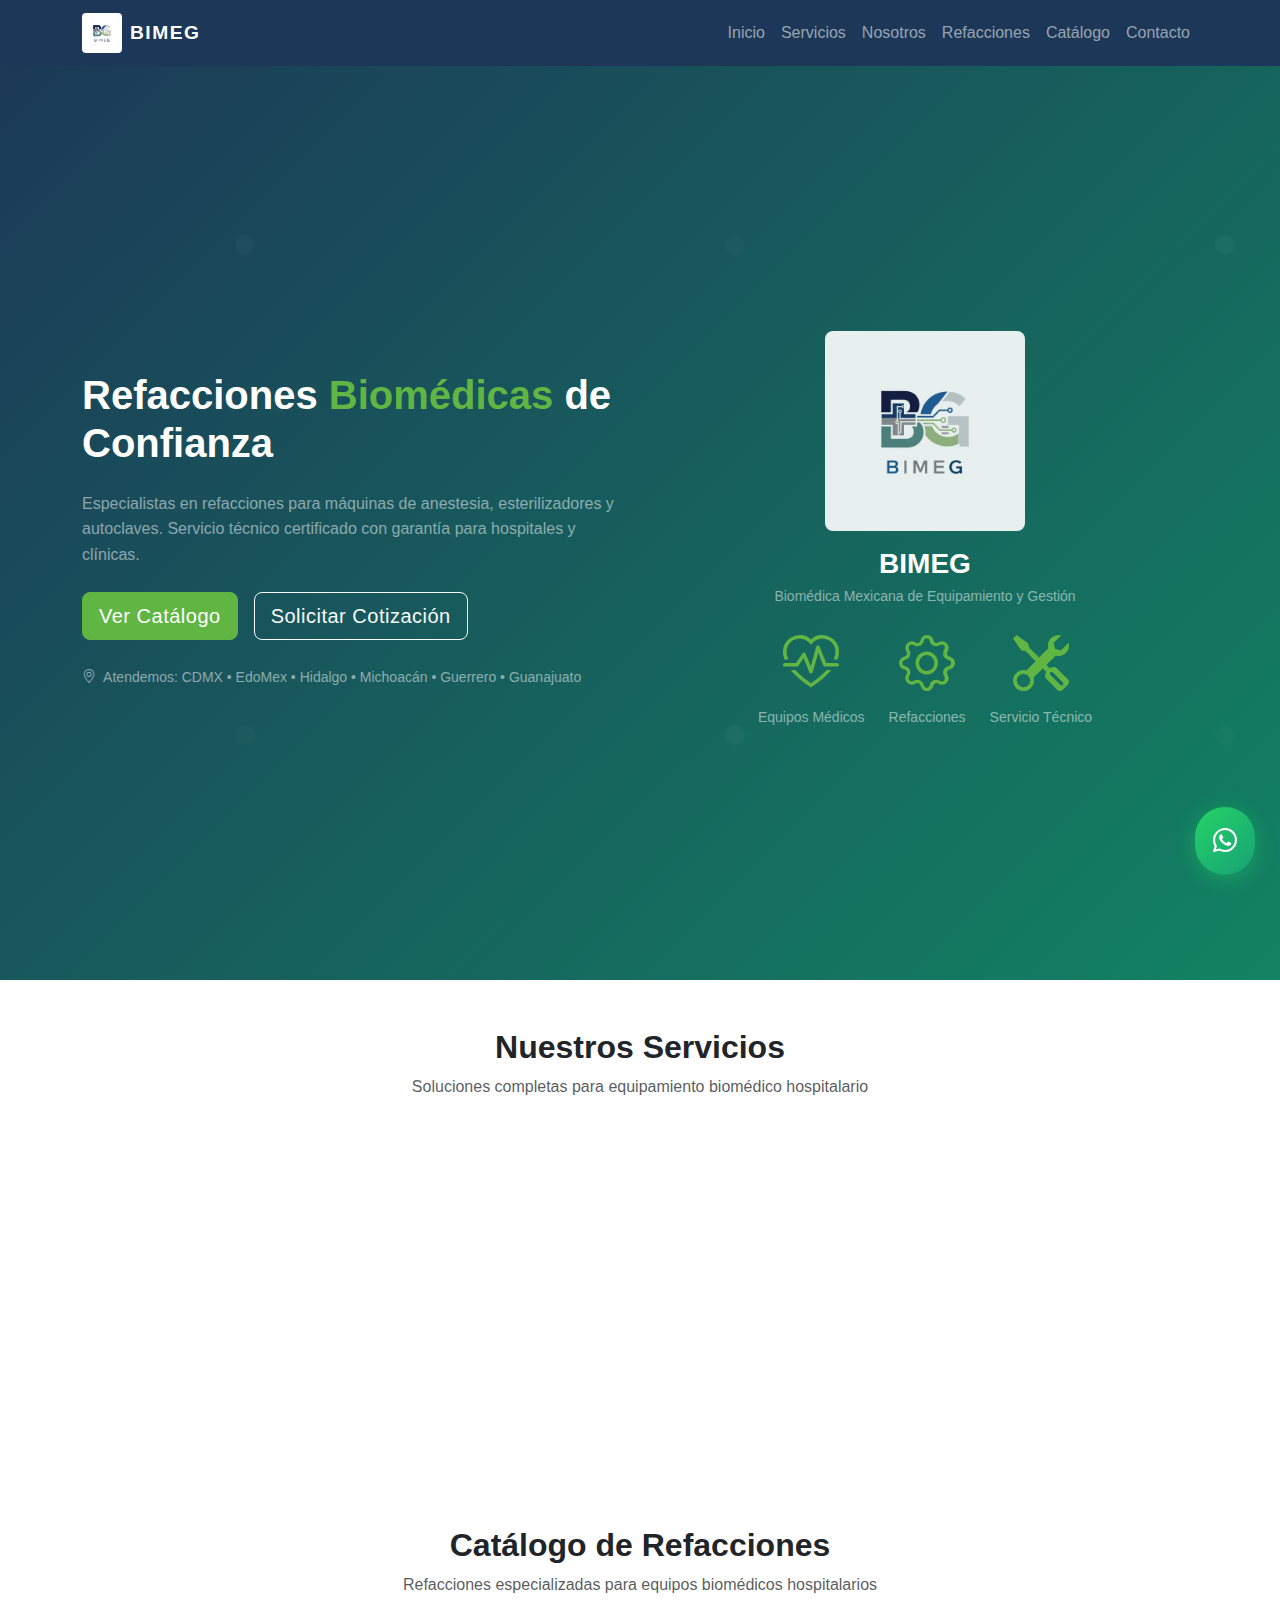
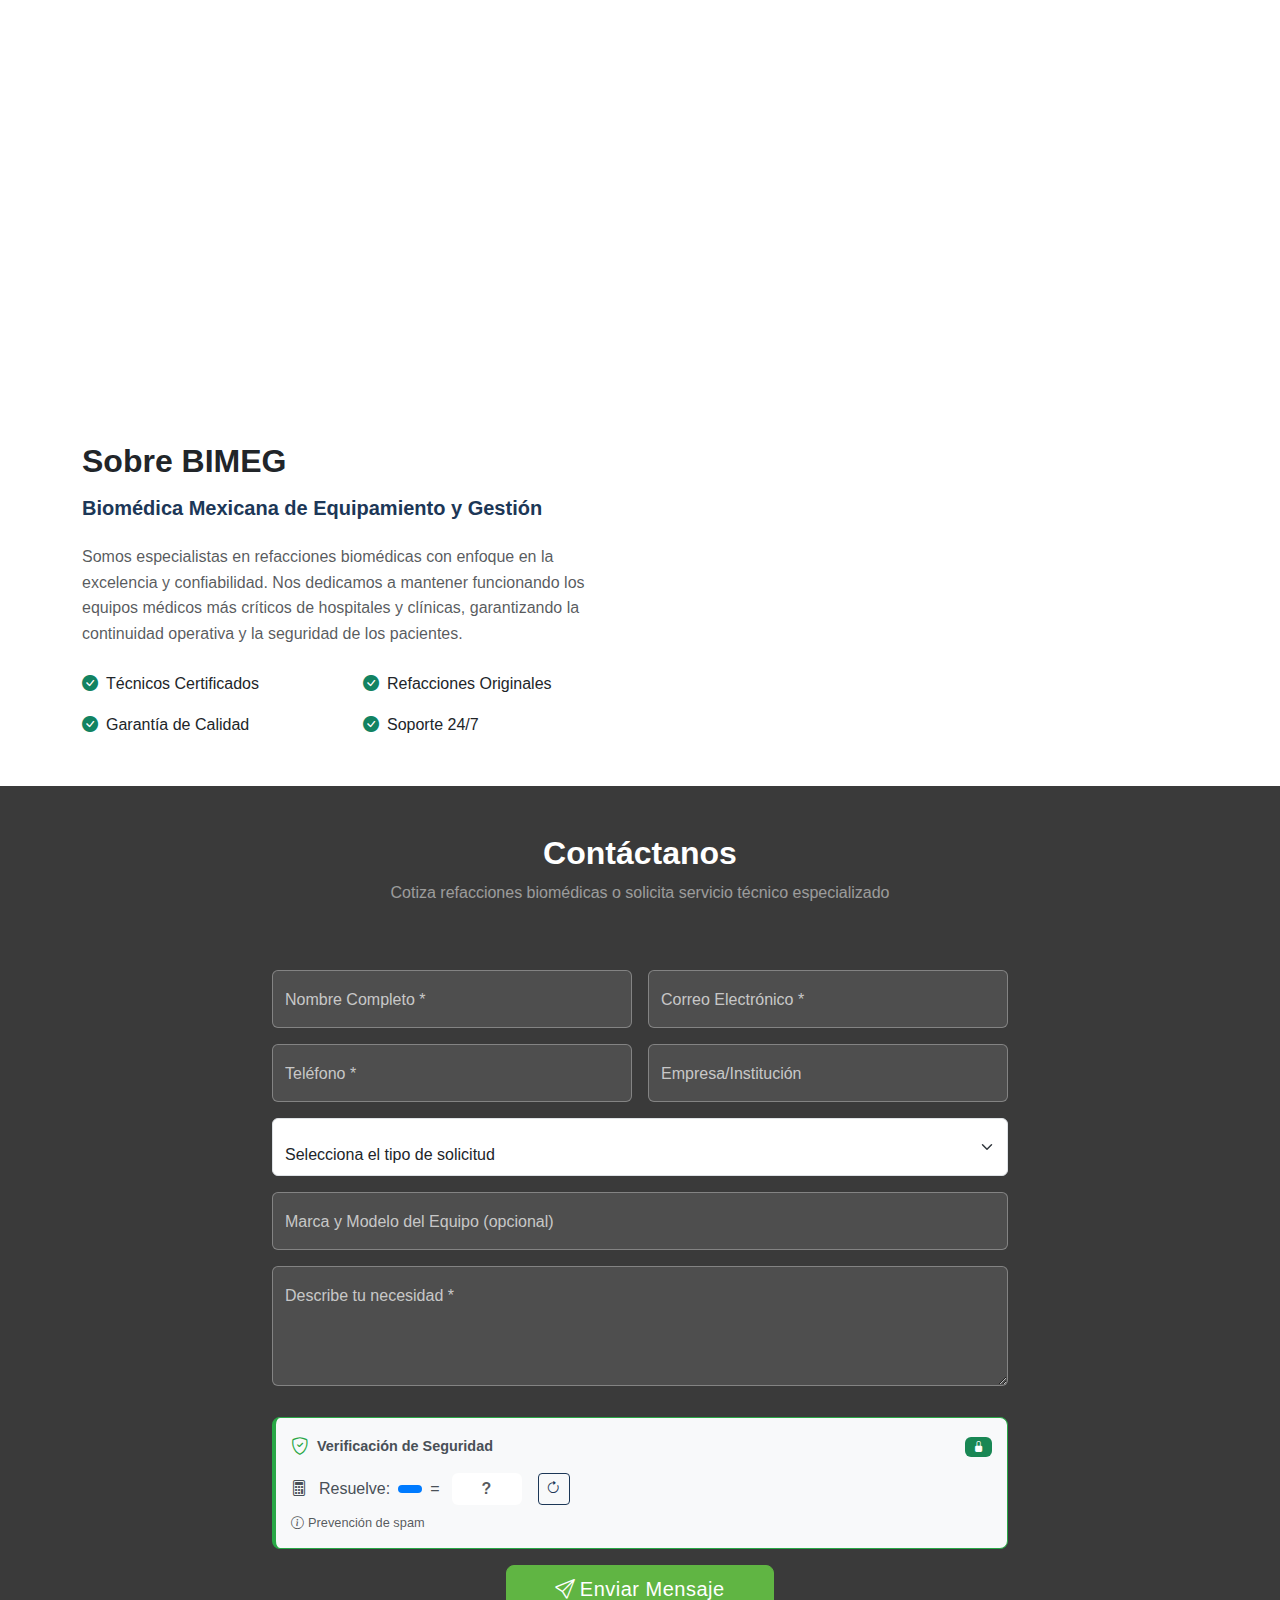
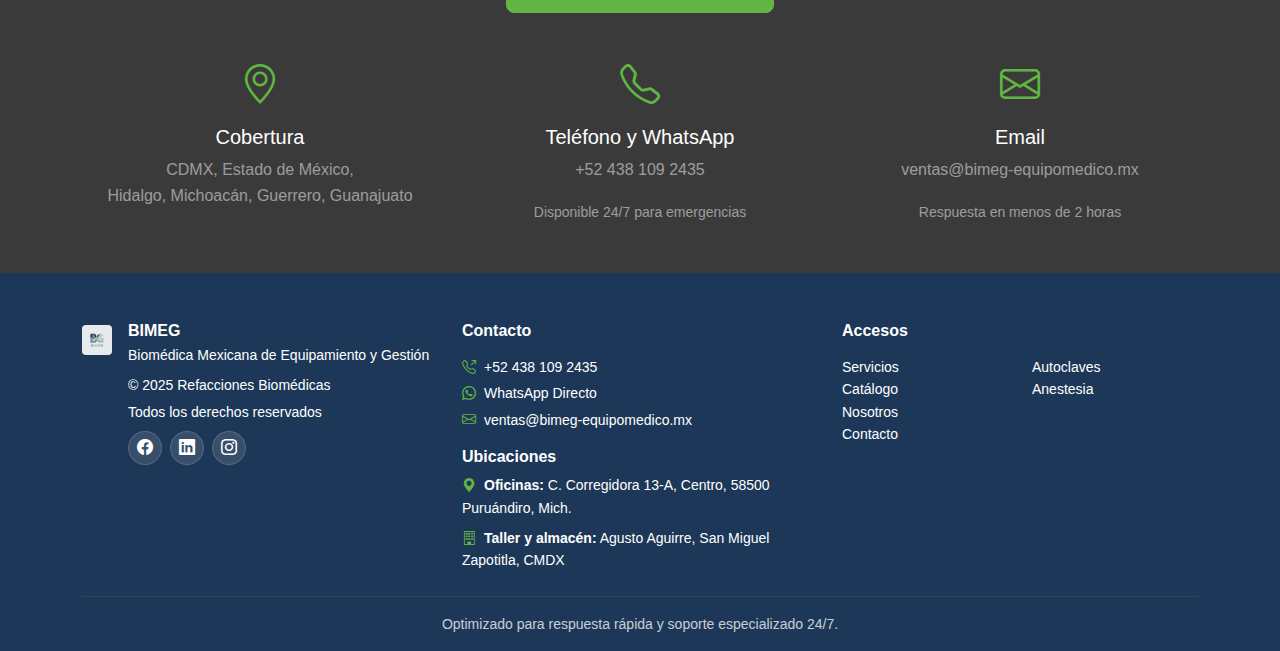
<file: index.html>
<!DOCTYPE html>
<html lang="es">
<head>
    <meta charset="UTF-8">
    <meta name="viewport" content="width=device-width, initial-scale=1.0">
    <title>BIMEG - Refacciones Biomédicas | Equipos Médicos CDMX</title>
    <meta name="description" content="BIMEG ofrece refacciones biomédicas originales para máquinas de anestesia, esterilizadores y autoclaves. Servicio técnico especializado en CDMX, EdoMex, Hidalgo, Michoacán y Guerrero.">
    <meta name="keywords" content="refacciones biomédicas, máquinas anestesia, esterilizadores, autoclaves, servicio técnico biomédico, hospital, clínica, CDMX">
    <!-- Google Tag Manager -->
<script>(function(w,d,s,l,i){w[l]=w[l]||[];w[l].push({'gtm.start':
new Date().getTime(),event:'gtm.js'});var f=d.getElementsByTagName(s)[0],
j=d.createElement(s),dl=l!='dataLayer'?'&l='+l:'';j.async=true;j.src=
'https://www.googletagmanager.com/gtm.js?id='+i+dl;f.parentNode.insertBefore(j,f);
})(window,document,'script','dataLayer','GTM-KVRB72WB');</script>
<!-- End Google Tag Manager -->

    <!-- Google tag (gtag.js) -->
    <script async src="https://www.googletagmanager.com/gtag/js?id=AW-16613986381"></script>
    <script>
      window.dataLayer = window.dataLayer || [];
      function gtag(){dataLayer.push(arguments);}
      gtag('js', new Date());

      gtag('config', 'AW-16613986381');
    </script>
    
    <!-- Favicon -->
    <link rel="icon" type="image/jpeg" href="assets/images/Logo_Bimeg_V3.jpeg">
    
    <!-- Bootstrap CSS -->
    <link href="https://cdn.jsdelivr.net/npm/bootstrap@5.3.2/dist/css/bootstrap.min.css" rel="stylesheet">
    <!-- Bootstrap Icons -->
    <link rel="stylesheet" href="https://cdn.jsdelivr.net/npm/bootstrap-icons@1.11.2/font/bootstrap-icons.css">
    <!-- Custom CSS -->
    <link rel="stylesheet" href="css/styles.css">
</head>
<body>
    <!-- Google Tag Manager (noscript) -->
<noscript><iframe src="https://www.googletagmanager.com/ns.html?id=GTM-KVRB72WB"
height="0" width="0" style="display:none;visibility:hidden"></iframe></noscript>
<!-- End Google Tag Manager (noscript) -->
    <!-- Navigation -->
    <nav class="navbar navbar-expand-lg navbar-dark bg-primary fixed-top">
        <div class="container">
            <a class="navbar-brand fw-bold d-flex align-items-center" href="#home">
                <img src="assets/images/Logo_Bimeg_V3.jpeg" alt="Bimeg Logo" class="logo-navbar me-2">
                <span class="brand-text">BIMEG</span>
            </a>
            <button class="navbar-toggler" type="button" data-bs-toggle="collapse" data-bs-target="#navbarNav">
                <span class="navbar-toggler-icon"></span>
            </button>
            <div class="collapse navbar-collapse" id="navbarNav">
                <ul class="navbar-nav ms-auto">
                    <li class="nav-item">
                        <a class="nav-link" href="#home">Inicio</a>
                    </li>
                    <li class="nav-item">
                        <a class="nav-link" href="#services">Servicios</a>
                    </li>
                    <li class="nav-item">
                        <a class="nav-link" href="#about">Nosotros</a>
                    </li>
                    <li class="nav-item">
                        <a class="nav-link" href="#products">Refacciones</a>
                    </li>
                    <li class="nav-item">
                        <a class="nav-link" href="catalogo.html">Catálogo</a>
                    </li>
                    <li class="nav-item">
                        <a class="nav-link" href="#contact">Contacto</a>
                    </li>
                </ul>
            </div>
        </div>
    </nav>

    <!-- Hero Section -->
    <section id="home" class="hero-section">
        <div class="container">
            <div class="row align-items-center min-vh-100">
                <div class="col-lg-6">
                    <div class="hero-content-box">
                        <h1 class="display-6 display-lg-4 fw-bold text-white mb-3 mb-lg-4">
                            Refacciones <span class="text-accent">Biomédicas</span> de Confianza
                        </h1>
                        <p class="fs-6 fs-lg-5 text-white-50 mb-3 mb-lg-4">
                            Especialistas en refacciones para máquinas de anestesia, esterilizadores y autoclaves. 
                            Servicio técnico certificado con garantía para hospitales y clínicas.
                        </p>
                        <div class="d-flex flex-column flex-sm-row gap-2 gap-sm-3">
                            <a href="catalogo.html" class="btn btn-accent btn-lg">Ver Catálogo</a>
                            <a href="#contact" class="btn btn-outline-light btn-lg">Solicitar Cotización</a>
                        </div>
                        <div class="mt-3 mt-lg-4">
                            <small class="text-white-50 d-block d-sm-inline">
                                <i class="bi bi-geo-alt me-1"></i>
                                Atendemos: CDMX • EdoMex • Hidalgo • Michoacán • Guerrero • Guanajuato
                            </small>
                        </div>
                    </div>
                </div>
                <div class="col-lg-6">
                    <div class="hero-image text-center">
                        <div class="hero-logo-container mb-4">
                            <img src="assets/images/Logo_Bimeg_V3.jpeg" alt="Bimeg Logo" class="hero-logo">
                            <div class="hero-brand-name mt-3">
                                <h3 class="text-white fw-bold mb-1">BIMEG</h3>
                                <p class="text-white-50 small mb-0">Biomédica Mexicana de Equipamiento y Gestión</p>
                            </div>
                        </div>
                        <div class="hero-icons d-flex justify-content-center gap-4">
                            <div class="hero-icon-item">
                                <i class="bi bi-heart-pulse display-4 text-accent"></i>
                                <small class="d-block text-white-50 mt-2">Equipos Médicos</small>
                            </div>
                            <div class="hero-icon-item">
                                <i class="bi bi-gear display-4 text-accent"></i>
                                <small class="d-block text-white-50 mt-2">Refacciones</small>
                            </div>
                            <div class="hero-icon-item">
                                <i class="bi bi-tools display-4 text-accent"></i>
                                <small class="d-block text-white-50 mt-2">Servicio Técnico</small>
                            </div>
                        </div>
                    </div>
                </div>
            </div>
        </div>
    </section>

    <!-- Services Section -->
    <section id="services" class="py-5 section-gradient">
        <div class="container">
            <div class="row">
                <div class="col-12 text-center mb-5">
                    <h2 class="fw-bold">Nuestros Servicios</h2>
                    <p class="text-muted">Soluciones completas para equipamiento biomédico hospitalario</p>
                </div>
            </div>
            <div class="row g-4">
                <div class="col-md-4">
                    <div class="card service-card h-100 border-0 shadow-sm">
                        <div class="card-body text-center p-4">
                            <div class="service-icon mb-3">
                                <i class="bi bi-box-seam display-4 text-primary"></i>
                            </div>
                            <h5 class="card-title">Refacciones Originales</h5>
                            <p class="card-text text-muted">
                                Amplio catálogo de refacciones originales y equivalentes para máquinas de anestesia, 
                                esterilizadores, autoclaves y equipos biomédicos.
                            </p>
                        </div>
                    </div>
                </div>
                <div class="col-md-4">
                    <div class="card service-card h-100 border-0 shadow-sm">
                        <div class="card-body text-center p-4">
                            <div class="service-icon mb-3">
                                <i class="bi bi-tools display-4 text-success"></i>
                            </div>
                            <h5 class="card-title">Servicio Técnico Especializado</h5>
                            <p class="card-text text-muted">
                                Técnicos certificados para instalación y mantenimiento. 
                                Ofrecemos garantía completa cuando nuestro equipo realiza la instalación.
                            </p>
                        </div>
                    </div>
                </div>
                <div class="col-md-4">
                    <div class="card service-card h-100 border-0 shadow-sm">
                        <div class="card-body text-center p-4">
                            <div class="service-icon mb-3">
                                <i class="bi bi-truck display-4 text-accent"></i>
                            </div>
                            <h5 class="card-title">Entrega Rápida</h5>
                            <p class="card-text text-muted">
                                Cobertura en CDMX, Estado de México, Hidalgo, Michoacán y Guerrero. 
                                Entregas rápidas para minimizar tiempos de inactividad.
                            </p>
                        </div>
                    </div>
                </div>
            </div>
        </div>
    </section>

   

    <!-- Products Section -->
    <section id="products" class="py-5 section-pattern">
        <div class="container">
            <div class="row">
                <div class="col-12 text-center mb-5">
                    <h2 class="fw-bold">Catálogo de Refacciones</h2>
                    <p class="text-muted">Refacciones especializadas para equipos biomédicos hospitalarios</p>
                </div>
            </div>
            <div class="row g-4">
                <div class="col-lg-4 col-md-6">
                    <div class="card product-card border-0 shadow-sm">
                        <div class="card-body p-4">
                            <div class="product-icon mb-3">
                                <i class="bi bi-lungs text-primary display-5"></i>
                            </div>
                            <h5 class="card-title">Máquinas de Anestesia</h5>
                            <p class="card-text text-muted">
                                Válvulas, sensores, circuitos respiratorios, vaporizadores y componentes 
                                para equipos de anestesia de todas las marcas.
                            </p>
                            <a href="catalogo.html?category=anestesia" class="btn btn-outline-primary">Ver en Catálogo</a>
                        </div>
                    </div>
                </div>
                <div class="col-lg-4 col-md-6">
                    <div class="card product-card border-0 shadow-sm">
                        <div class="card-body p-4">
                            <div class="product-icon mb-3">
                                <i class="bi bi-fire text-danger display-5"></i>
                            </div>
                            <h5 class="card-title">Esterilizadores y Autoclaves</h5>
                            <p class="card-text text-muted">
                                Juntas, sellos, resistencias, bombas, válvulas de seguridad y 
                                sistemas de control para esterilización.
                            </p>
                            <a href="catalogo.html?category=esterilizacion" class="btn btn-outline-primary">Ver en Catálogo</a>
                        </div>
                    </div>
                </div>
                <div class="col-lg-4 col-md-6">
                    <div class="card product-card border-0 shadow-sm">
                        <div class="card-body p-4">
                            <div class="product-icon mb-3">
                                <i class="bi bi-activity text-success display-5"></i>
                            </div>
                            <h5 class="card-title">Equipos de Monitoreo</h5>
                            <p class="card-text text-muted">
                                Sensores, cables, baterías, pantallas y componentes para 
                                monitores de signos vitales y equipos de diagnóstico.
                            </p>
                            <a href="catalogo.html?category=monitoreo" class="btn btn-outline-primary">Ver en Catálogo</a>
                        </div>
                    </div>
                </div>
            </div>
        </div>
    </section>

     <!-- About Section -->
    <section id="about" class="py-5 section-clean">
        <div class="container">
            <div class="row align-items-center">
                <div class="col-lg-6">
                    <div class="about-content">
                       
                        <h2 class="fw-bold mb-3">Sobre BIMEG</h2>
                        <div class="company-name-box mb-4">
                            <h5 class="text-primary fw-bold mb-2">Biomédica Mexicana de Equipamiento y Gestión</h5>
                            <div class="company-divider"></div>
                        </div>
                        <p class="text-muted mb-4">
                            Somos especialistas en refacciones biomédicas con enfoque en la excelencia y confiabilidad. 
                            Nos dedicamos a mantener funcionando los equipos médicos más críticos de hospitales y clínicas, 
                            garantizando la continuidad operativa y la seguridad de los pacientes.
                        </p>
                        <div class="row g-3">
                            <div class="col-6">
                                <div class="d-flex align-items-center">
                                    <i class="bi bi-check-circle-fill text-success me-2"></i>
                                    <span>Técnicos Certificados</span>
                                </div>
                            </div>
                            <div class="col-6">
                                <div class="d-flex align-items-center">
                                    <i class="bi bi-check-circle-fill text-success me-2"></i>
                                    <span>Refacciones Originales</span>
                                </div>
                            </div>
                            <div class="col-6">
                                <div class="d-flex align-items-center">
                                    <i class="bi bi-check-circle-fill text-success me-2"></i>
                                    <span>Garantía de Calidad</span>
                                </div>
                            </div>
                            <div class="col-6">
                                <div class="d-flex align-items-center">
                                    <i class="bi bi-check-circle-fill text-success me-2"></i>
                                    <span>Soporte 24/7</span>
                                </div>
                            </div>
                        </div>
                    </div>
                </div>
                <div class="col-lg-6">
                    <div class="about-stats p-4 bg-white rounded shadow-sm">
                        <div class="row text-center">
                            <div class="col-4">
                                <h3 class="text-primary fw-bold">5+</h3>
                                <p class="text-muted small">Estados de cobertura</p>
                            </div>
                            <div class="col-4">
                                <h3 class="text-accent fw-bold">100+</h3>
                                <p class="text-muted small">Hospitales atendidos</p>
                            </div>
                            <div class="col-4">
                                <h3 class="text-tertiary fw-bold">24/7</h3>
                                <p class="text-muted small">Soporte técnico</p>
                            </div>
                        </div>
                    </div>
                </div>
            </div>
        </div>
    </section>

    <!-- Contact Section -->
    <section id="contact" class="py-5 bg-dark text-white">
        <div class="container">
            <div class="row">
                <div class="col-12 text-center mb-5">
                    <h2 class="fw-bold">Contáctanos</h2>
                    <p class="text-white-50">Cotiza refacciones biomédicas o solicita servicio técnico especializado</p>
                </div>
            </div>
            <div class="row">
                <div class="col-lg-8 mx-auto">
                    <form id="contactForm" class="contact-form">
                        <div class="row g-3">
                            <div class="col-md-6">
                                <div class="form-floating">
                                    <input type="text" class="form-control" id="contactName" name="name" placeholder="Tu nombre" required minlength="2">
                                    <label for="contactName">Nombre Completo *</label>
                                    <div class="invalid-feedback">
                                        Por favor ingrese un nombre válido (solo letras y espacios, mínimo 2 caracteres)
                                    </div>
                                </div>
                            </div>
                            <div class="col-md-6">
                                <div class="form-floating">
                                    <input type="email" class="form-control" id="contactEmail" name="email" placeholder="Tu email" required>
                                    <label for="contactEmail">Correo Electrónico *</label>
                                    <div class="invalid-feedback">
                                        Por favor ingrese un correo electrónico válido
                                    </div>
                                </div>
                            </div>
                            <div class="col-md-6">
                                <div class="form-floating">
                                    <input type="tel" class="form-control" id="contactPhone" name="phone" placeholder="Teléfono" required minlength="10">
                                    <label for="contactPhone">Teléfono *</label>
                                    <div class="invalid-feedback">
                                        Por favor ingrese un número de teléfono válido (mínimo 10 dígitos)
                                    </div>
                                </div>
                            </div>
                            <div class="col-md-6">
                                <div class="form-floating">
                                    <input type="text" class="form-control" id="contactCompany" name="company" placeholder="Empresa">
                                    <label for="contactCompany">Empresa/Institución</label>
                                </div>
                            </div>
                            <div class="col-12">
                                <div class="form-floating">
                                    <select class="form-select custom-select" id="contactRequestType" name="requestType" required>
                                        <option value="">Selecciona el tipo de solicitud</option>
                                        <option value="cotizacion">Cotización de refacciones</option>
                                        <option value="servicio">Servicio técnico</option>
                                        <option value="garantia">Consulta de garantía</option>
                                        <option value="catalogo">Solicitar catálogo</option>
                                    </select>
                                    <label for="contactRequestType">Tipo de Solicitud *</label>
                                    <div class="invalid-feedback">
                                        Por favor seleccione un tipo de solicitud
                                    </div>
                                </div>
                            </div>
                            <div class="col-12">
                                <div class="form-floating">
                                    <input type="text" class="form-control" id="contactEquipment" name="equipment" placeholder="Marca y modelo del equipo">
                                    <label for="contactEquipment">Marca y Modelo del Equipo (opcional)</label>
                                </div>
                            </div>
                            <div class="col-12">
                                <div class="form-floating">
                                    <textarea class="form-control" id="contactMessage" name="message" style="height: 120px" placeholder="Describe la refacción que necesitas o el problema técnico" required></textarea>
                                    <label for="contactMessage">Describe tu necesidad *</label>
                                    <div class="invalid-feedback">
                                        Por favor describa su necesidad
                                    </div>
                                </div>
                            </div>

                            <!-- Validación Anti-Robot -->
                            <div class="col-12">
                                <div class="security-validation-minimal">
                                    <div class="security-header-minimal">
                                        <i class="bi bi-shield-check security-icon-minimal"></i>
                                        <span class="security-title-minimal">Verificación de Seguridad</span>
                                        <span class="badge bg-success security-badge-minimal">
                                            <i class="bi bi-lock-fill"></i>
                                        </span>
                                    </div>
                                    
                                    <!-- Honeypot (campo oculto para robots) -->
                                    <input type="text" name="website" id="contactWebsite" style="position: absolute; left: -9999px; opacity: 0;" tabindex="-1" autocomplete="off">
                                    
                                    <!-- CAPTCHA Matemático Minimalista -->
                                    <div class="math-captcha-minimal">
                                        <label for="contactMathCaptcha" class="form-label mb-2">
                                            <i class="bi bi-calculator me-1"></i>
                                            Resuelve: <span id="contactMathQuestion" class="math-question-minimal"></span> = 
                                            <input type="text" class="form-control d-inline-block math-input-minimal" 
                                                   id="contactMathCaptcha" name="mathCaptcha" 
                                                   required placeholder="?" autocomplete="off">
                                            <button type="button" class="btn btn-outline-primary btn-sm math-refresh-btn" 
                                                    onclick="generateContactMathCaptcha()" 
                                                    title="Generar nueva operación">
                                                <i class="bi bi-arrow-clockwise"></i>
                                            </button>
                                        </label>
                                        <div class="invalid-feedback">
                                            Operación incorrecta
                                        </div>
                                        <small class="text-muted security-help-minimal">
                                            <i class="bi bi-info-circle me-1"></i>Prevención de spam
                                        </small>
                                    </div>
                                </div>
                            </div>

                            <!-- Campos ocultos -->
                            <input type="hidden" id="contactMathAnswer" name="mathAnswer" value="">
                            <input type="hidden" id="contactFormStartTime" name="formStartTime" value="">

                            <div class="col-12 text-center">
                                <button type="submit" class="btn btn-accent btn-lg px-5">
                                    <i class="bi bi-send me-1"></i>Enviar Mensaje
                                </button>
                            </div>
                        </div>
                    </form>
                </div>
            </div>
            <div class="row mt-5">
                <div class="col-md-4 text-center">
                    <i class="bi bi-geo-alt display-6 text-accent"></i>
                    <h5 class="mt-3">Cobertura</h5>
                    <p class="text-white-50">CDMX, Estado de México,<br>Hidalgo, Michoacán, Guerrero, Guanajuato</p>
                </div>
                <div class="col-md-4 text-center">
                    <i class="bi bi-telephone display-6 text-accent"></i>
                    <h5 class="mt-3">Teléfono y WhatsApp</h5>
                    <p class="text-white-50">+52 438 109 2435</p>
                    <small class="text-white-50">Disponible 24/7 para emergencias</small>
                </div>
                <div class="col-md-4 text-center">
                    <i class="bi bi-envelope display-6 text-accent"></i>
                    <h5 class="mt-3">Email</h5>
                    <p class="text-white-50">ventas@bimeg-equipomedico.mx</p>
                    <small class="text-white-50">Respuesta en menos de 2 horas</small>
                </div>
            </div>
        </div>
    </section>

    <!-- WhatsApp Floating Button -->
    <div class="whatsapp-float">
        <a href="https://wa.me/524381092435?text=Hola%20BIMEG%2C%20necesito%20información%20sobre%20refacciones%20biomédicas" 
           target="_blank" 
           class="whatsapp-btn" 
           title="Contactar por WhatsApp - Soporte 24/7">
            <i class="bi bi-whatsapp"></i>
            <span class="whatsapp-text">¿Necesitas ayuda?</span>
            <div class="whatsapp-pulse"></div>
        </a>
    </div>

    <!-- Footer -->
    <footer class="footer-enhanced bg-primary text-white pt-5 pb-3">
        <div class="container">
            <div class="row gy-4">
                <!-- Col 1: Brand -->
                <div class="col-12 col-md-4">
                    <div class="d-flex align-items-start">
                        <img src="assets/images/Logo_Bimeg_V3.jpeg" alt="BIMEG Logo" class="logo-footer me-3 mt-1">
                        <div>
                            <h6 class="fw-bold mb-1">BIMEG</h6>
                            <p class="small text-white-75 mb-2">Biomédica Mexicana de Equipamiento y Gestión</p>
                            <p class="small mb-1">&copy; 2025 Refacciones Biomédicas</p>
                            <p class="small mb-2">Todos los derechos reservados</p>
                            <div class="d-flex gap-2 mt-2">
                                <a href="#" class="social-icon rounded-circle"><i class="bi bi-facebook"></i></a>
                                <a href="#" class="social-icon rounded-circle"><i class="bi bi-linkedin"></i></a>
                                <a href="#" class="social-icon rounded-circle"><i class="bi bi-instagram"></i></a>
                            </div>
                        </div>
                    </div>
                </div>
                <!-- Col 2: Contacto y Direcciones -->
                <div class="col-12 col-md-5 col-lg-4">
                    <h6 class="fw-bold mb-3">Contacto</h6>
                    <ul class="list-unstyled small mb-3 footer-contact-list">
                        <li class="mb-1"><i class="bi bi-telephone-outbound me-2"></i><a class="text-reset text-decoration-none" href="tel:+524381092435">+52 438 109 2435</a></li>
                        <li class="mb-1"><i class="bi bi-whatsapp me-2"></i><a class="text-reset text-decoration-none" href="https://wa.me/524381092435" target="_blank" rel="noopener">WhatsApp Directo</a></li>
                        <li class="mb-2"><i class="bi bi-envelope me-2"></i><a class="text-reset text-decoration-none" href="mailto:ventas@bimeg-equipomedico.mx">ventas@bimeg-equipomedico.mx</a></li>
                    </ul>
                    <h6 class="fw-bold mb-2">Ubicaciones</h6>
                    <ul class="list-unstyled small mb-0 footer-address-list">
                        <li class="mb-2"><i class="bi bi-geo-alt-fill me-2"></i><strong>Oficinas:</strong><br class="d-md-none" /> C. Corregidora 13-A, Centro, 58500 Puruándiro, Mich.</li>
                        <li class="mb-0"><i class="bi bi-building me-2"></i><strong>Taller y almacén:</strong><br class="d-md-none" /> Agusto Aguirre, San Miguel Zapotitla, CMDX</li>
                    </ul>
                </div>
                <!-- Col 3: Enlaces rápidos -->
                <div class="col-12 col-md-3 col-lg-4">
                    <h6 class="fw-bold mb-3">Accesos</h6>
                    <div class="row small">
                        <div class="col-6">
                            <ul class="list-unstyled mb-2 footer-links">
                                <li><a href="index.html#services" class="text-reset text-decoration-none">Servicios</a></li>
                                <li><a href="catalogo.html" class="text-reset text-decoration-none">Catálogo</a></li>
                                <li><a href="index.html#about" class="text-reset text-decoration-none">Nosotros</a></li>
                                <li><a href="index.html#contact" class="text-reset text-decoration-none">Contacto</a></li>
                            </ul>
                        </div>
                        <div class="col-6">
                            <ul class="list-unstyled mb-2 footer-links">
                                <li><a href="landings/autoclaves.html" class="text-reset text-decoration-none">Autoclaves</a></li>
                                <li><a href="landings/maquinas-anestesia.html" class="text-reset text-decoration-none">Anestesia</a></li>
                            </ul>
                        </div>
                    </div>
                </div>
            </div>
            <hr class="border-white-25 mt-4 mb-3" />
            <div class="text-center small opacity-75">Optimizado para respuesta rápida y soporte especializado 24/7.</div>
        </div>
    </footer>
    <style>
    .footer-enhanced .social-icon {width:34px;height:34px;display:inline-flex;align-items:center;justify-content:center;background:rgba(255,255,255,0.12);color:#fff;font-size:1rem;transition:all .25s;border:1px solid rgba(255,255,255,0.15)}
    .footer-enhanced .social-icon:hover {background:var(--secondary-color);border-color:var(--secondary-color);color:#fff;text-decoration:none}
    .footer-enhanced .footer-links a:hover {text-decoration:underline;color:#fff}
    .footer-enhanced .footer-contact-list i,.footer-enhanced .footer-address-list i {color:var(--tertiary-color)}
    .footer-enhanced .border-white-25 {border-color:rgba(255,255,255,0.25)!important}
    @media (max-width: 576px){.footer-enhanced h6{margin-top:1rem}}
    </style>

    <!-- Estilos para validación anti-robot -->
    <style>
    .security-validation-minimal {
        background: #f8f9fa;
        border: 1px solid #28a745;
        border-radius: 8px;
        padding: 15px;
        border-left: 4px solid #28a745;
        margin-top: 15px;
    }

    .security-header-minimal {
        display: flex;
        align-items: center;
        gap: 8px;
        margin-bottom: 12px;
        font-size: 0.9rem;
    }

    .security-icon-minimal {
        color: #28a745;
        font-size: 1.1rem;
    }

    .security-title-minimal {
        font-weight: 600;
        color: #495057;
        flex: 1;
    }

    .security-badge-minimal {
        font-size: 0.7rem;
        padding: 4px 8px;
    }

    .math-captcha-minimal .form-label {
        display: flex;
        align-items: center;
        gap: 8px;
        margin: 0;
        font-weight: 500;
        color: #495057;
    }

    .math-question-minimal {
        background: #007bff;
        color: white;
        padding: 4px 12px;
        border-radius: 4px;
        font-weight: bold;
        font-family: monospace;
        font-size: 0.95rem;
    }

    .math-input-minimal {
        width: 70px !important;
        height: 32px;
        text-align: center;
        font-weight: bold;
        margin-left: 4px;
        border: 1px solid #ced4da;
        color: #000000 !important;
        background-color: #ffffff !important;
    }

    .math-refresh-btn {
        height: 32px;
        width: 32px;
        padding: 0;
        margin-left: 8px;
        display: inline-flex;
        align-items: center;
        justify-content: center;
        border-radius: 4px;
        transition: all 0.2s ease;
    }

    .math-refresh-btn:hover {
        transform: rotate(180deg);
        background-color: #007bff;
        color: white;
        border-color: #007bff;
    }

    .math-refresh-btn i {
        font-size: 0.9rem;
    }

    .math-input-minimal:focus {
        border-color: #007bff;
        box-shadow: 0 0 0 2px rgba(0, 123, 255, 0.1);
    }

    .math-input-minimal.is-valid {
        border-color: #28a745;
        background: #f8fff9;
        color: #000000 !important;
    }

    .math-input-minimal.is-invalid {
        border-color: #dc3545;
        background: #fff5f5;
        color: #000000 !important;
    }

    .security-help-minimal {
        display: block;
        margin-top: 6px;
        font-size: 0.8rem;
        color: #6c757d;
    }

    /* Responsive */
    @media (max-width: 576px) {
        .math-captcha-minimal .form-label {
            flex-direction: column;
            align-items: flex-start;
            gap: 8px;
        }
        
        .math-input-minimal {
            margin-left: 0;
            margin-top: 4px;
        }
    }

    /* WhatsApp Floating Button */
    .whatsapp-float {
        position: fixed;
        bottom: 25px;
        right: 25px;
        z-index: 1000;
        opacity: 1 !important;
        transform: none !important;
        transition: none !important;
    }

    .whatsapp-btn {
        display: flex;
        align-items: center;
        background: linear-gradient(135deg, #25d366 0%, #128c7e 100%);
        color: white;
        padding: 15px 20px;
        border-radius: 50px;
        text-decoration: none;
        box-shadow: 0 4px 20px rgba(37, 211, 102, 0.4);
        transition: all 0.3s cubic-bezier(0.68, -0.55, 0.265, 1.55);
        position: relative;
        overflow: hidden;
        font-weight: 600;
        font-size: 0.9rem;
        max-width: 60px;
        justify-content: center;
    }

    .whatsapp-btn:hover {
        transform: translateY(-3px) scale(1.05);
        box-shadow: 0 8px 30px rgba(37, 211, 102, 0.6);
        color: white;
        text-decoration: none;
        max-width: 200px;
        padding: 15px 25px;
    }

    .whatsapp-btn:hover .whatsapp-text {
        opacity: 1;
        margin-left: 10px;
        width: auto;
    }

    .whatsapp-btn i {
        font-size: 1.5rem;
        z-index: 2;
        position: relative;
        transition: all 0.3s ease;
    }

    .whatsapp-text {
        opacity: 0;
        width: 0;
        margin-left: 0;
        white-space: nowrap;
        transition: all 0.3s ease;
        z-index: 2;
        position: relative;
    }

    .whatsapp-pulse {
        position: absolute;
        top: 50%;
        left: 50%;
        width: 100%;
        height: 100%;
        background: rgba(37, 211, 102, 0.3);
        border-radius: 50px;
        transform: translate(-50%, -50%);
        animation: whatsapp-pulse 2s infinite;
    }

    @keyframes whatsapp-pulse {
        0% {
            transform: translate(-50%, -50%) scale(1);
            opacity: 1;
        }
        70% {
            transform: translate(-50%, -50%) scale(1.3);
            opacity: 0;
        }
        100% {
            transform: translate(-50%, -50%) scale(1.3);
            opacity: 0;
        }
    }

    /* Mostrar inmediatamente sin animación de entrada */
    .whatsapp-float {
        opacity: 1;
        animation: none;
    }

    /* Efectos adicionales */
    .whatsapp-btn::before {
        content: '';
        position: absolute;
        top: 0;
        left: -100%;
        width: 100%;
        height: 100%;
        background: linear-gradient(90deg, transparent, rgba(255,255,255,0.2), transparent);
        transition: left 0.5s;
    }

    .whatsapp-btn:hover::before {
        left: 100%;
    }

    /* Responsive para móviles */
    @media (max-width: 768px) {
        .whatsapp-float {
            bottom: 20px;
            right: 20px;
        }

        .whatsapp-btn {
            padding: 12px 16px;
            font-size: 0.85rem;
        }

        .whatsapp-btn:hover {
            max-width: 180px;
            padding: 12px 20px;
        }

        .whatsapp-btn i {
            font-size: 1.3rem;
        }
    }

    /* Micro-interacciones */
    .whatsapp-btn:active {
        transform: translateY(-1px) scale(0.98);
    }

    /* Modo oscuro automático (si el sistema lo prefiere) */
    @media (prefers-color-scheme: dark) {
        .whatsapp-btn {
            box-shadow: 0 4px 20px rgba(37, 211, 102, 0.3);
        }
        
        .whatsapp-btn:hover {
            box-shadow: 0 8px 30px rgba(37, 211, 102, 0.5);
        }
    }
    </style>

    <!-- Bootstrap JS -->
    <script src="https://cdn.jsdelivr.net/npm/bootstrap@5.3.2/dist/js/bootstrap.bundle.min.js"></script>
    <!-- Catalog Configuration -->
    <script src="js/catalog-config.js"></script>
    <!-- Custom JS -->
    <script src="js/main.js"></script>
    
    <!-- Código de conversión para el formulario de contacto -->
    <script>
        document.addEventListener('DOMContentLoaded', function() {
            const contactForm = document.getElementById('contactForm');
            if (contactForm) {
                contactForm.addEventListener('submit', function(event) {
                    event.preventDefault();
                    
                    // Validar el formulario
                    if (contactForm.checkValidity()) {
                        // Registrar la conversión con Google Ads
                        if (typeof gtag === 'function') {
                            gtag('event', 'conversion', {
                                'send_to': 'AW-16613986381/Z9HJCOzrkbsZEM2glfI9',
                                'value': 1.0,
                                'currency': 'MXN'
                            });
                            console.log('Conversión de formulario principal registrada correctamente');
                        }
                        
                        // Continuar con el envío del formulario después de un breve retraso
                        setTimeout(function() {
                            contactForm.submit();
                        }, 300);
                    } else {
                        // Marcar formulario como inválido para mostrar errores
                        event.stopPropagation();
                        contactForm.classList.add('was-validated');
                    }
                });
            }
        });
    </script>
    
    <!-- WhatsApp Button Enhancement -->
    <script>
        document.addEventListener('DOMContentLoaded', function() {
            const whatsappBtn = document.querySelector('.whatsapp-btn');
            
            if (whatsappBtn) {
                // Agregar analytics tracking (opcional)
                whatsappBtn.addEventListener('click', function() {
                    // Google Analytics 4
                    if (typeof gtag !== 'undefined') {
                        gtag('event', 'click', {
                            'event_category': 'WhatsApp',
                            'event_label': 'Floating Button',
                            'value': 1
                        });
                    }
                    
                    // Log para debugging
                    console.log('🟢 WhatsApp button clicked');
                });

                // Efecto de vibración en dispositivos móviles (si está disponible)
                whatsappBtn.addEventListener('mousedown', function() {
                    if (navigator.vibrate) {
                        navigator.vibrate(50);
                    }
                });

                // Auto-hide en scroll hacia abajo, show en scroll hacia arriba
                // DESACTIVADO - El icono permanece siempre visible
                /*
                let lastScrollTop = 0;
                let scrollTimeout;
                
                window.addEventListener('scroll', function() {
                    clearTimeout(scrollTimeout);
                    
                    scrollTimeout = setTimeout(function() {
                        const scrollTop = window.pageYOffset || document.documentElement.scrollTop;
                        const whatsappFloat = document.querySelector('.whatsapp-float');
                        
                        if (scrollTop > lastScrollTop && scrollTop > 300) {
                            // Scrolling down & not at top
                            whatsappFloat.style.transform = 'translateY(100px)';
                            whatsappFloat.style.opacity = '0.7';
                        } else {
                            // Scrolling up or at top
                            whatsappFloat.style.transform = 'translateY(0)';
                            whatsappFloat.style.opacity = '1';
                        }
                        
                        lastScrollTop = scrollTop;
                    }, 100);
                });
                */

                // Mensaje dinámico según la sección visible
                const updateWhatsAppMessage = () => {
                    const sections = document.querySelectorAll('section[id]');
                    const scrollPosition = window.scrollY + window.innerHeight / 2;
                    
                    let currentSection = 'inicio';
                    sections.forEach(section => {
                        const sectionTop = section.offsetTop;
                        const sectionHeight = section.offsetHeight;
                        
                        if (scrollPosition >= sectionTop && scrollPosition < sectionTop + sectionHeight) {
                            currentSection = section.id;
                        }
                    });
                    
                    const messages = {
                        'home': 'Hola%20BIMEG%2C%20quiero%20información%20sobre%20refacciones%20biomédicas',
                        'services': 'Hola%20BIMEG%2C%20necesito%20información%20sobre%20sus%20servicios%20técnicos',
                        'products': 'Hola%20BIMEG%2C%20busco%20refacciones%20específicas%20para%20mi%20equipo',
                        'about': 'Hola%20BIMEG%2C%20me%20gustaría%20conocer%20más%20sobre%20su%20empresa',
                        'contact': 'Hola%20BIMEG%2C%20quiero%20solicitar%20una%20cotización'
                    };
                    
                    const message = messages[currentSection] || messages['home'];
                    const newHref = `https://wa.me/524381092435?text=${message}`;
                    
                    if (whatsappBtn.href !== newHref) {
                        whatsappBtn.href = newHref;
                    }
                };
                
                // Actualizar mensaje al hacer scroll
                window.addEventListener('scroll', updateWhatsAppMessage);
                updateWhatsAppMessage(); // Inicializar
            }
        });
    </script>
</body>
</html>
</file>
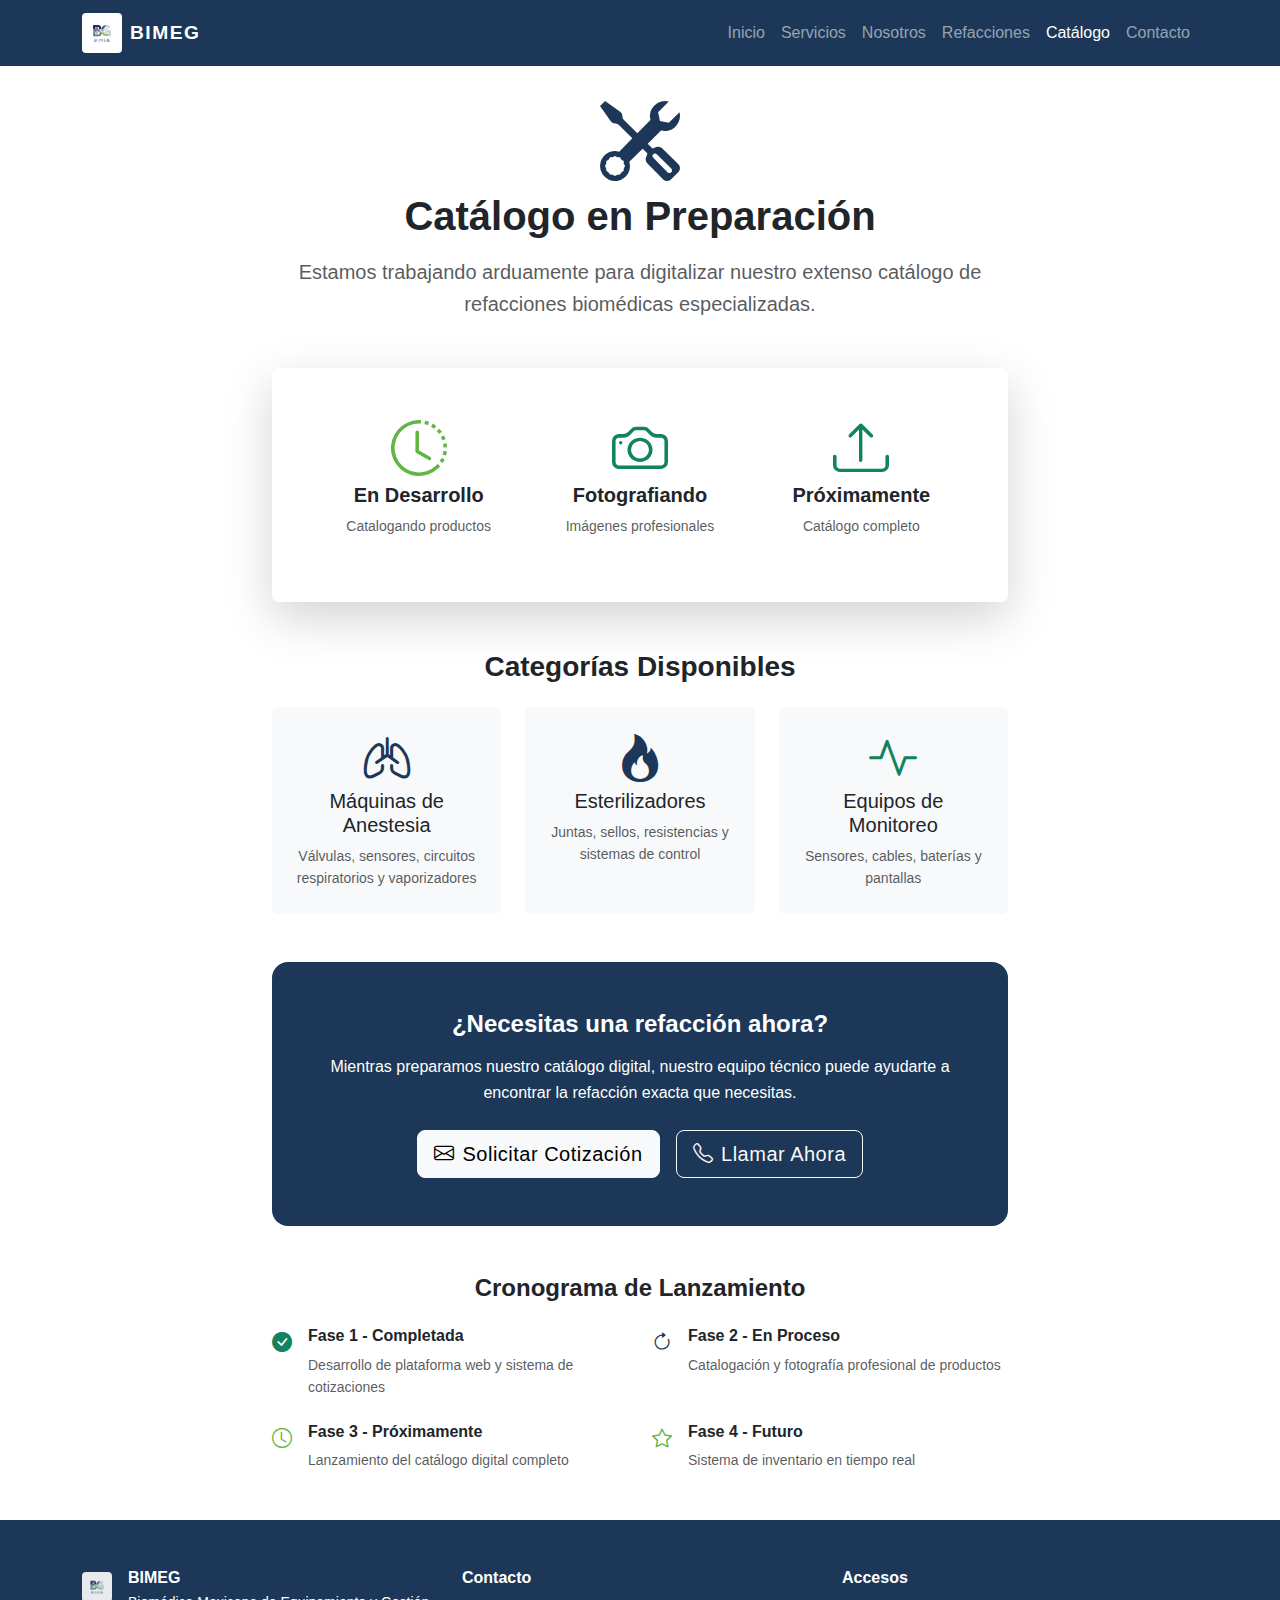
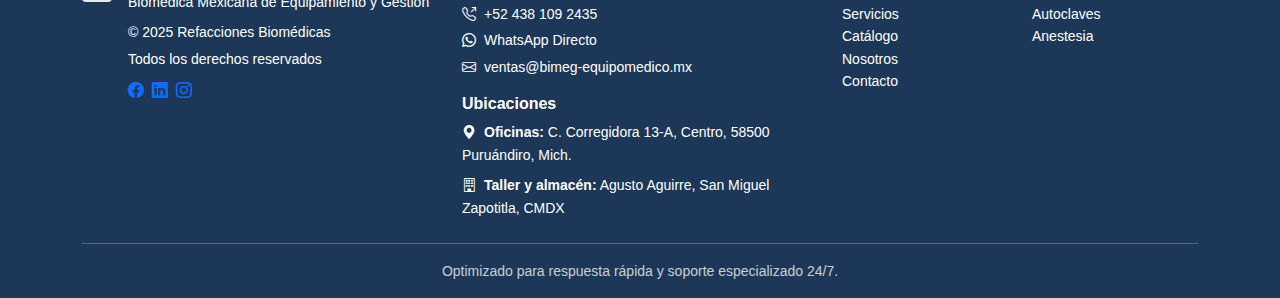
<file: catalogo-temporal.html>
<!DOCTYPE html>
<html lang="es">
<head>
    <meta charset="UTF-8">
    <meta name="viewport" content="width=device-width, initial-scale=1.0">
    <title>Catálogo en Preparación - BIMEG | Refacciones Biomédicas</title>
    <meta name="description" content="Estamos preparando nuestro catálogo digital de refacciones biomédicas. Pronto tendrás acceso a toda nuestra gama de productos especializados.">
    
    <!-- Google tag (gtag.js) -->
    <script async src="https://www.googletagmanager.com/gtag/js?id=AW-16613986381"></script>
    <script>
      window.dataLayer = window.dataLayer || [];
      function gtag(){dataLayer.push(arguments);}
      gtag('js', new Date());

      gtag('config', 'AW-16613986381');
    </script>
    
    <!-- Favicon -->
    <link rel="icon" type="image/jpeg" href="assets/images/Logo_Bimeg_V3.jpeg">
    
    <!-- Bootstrap CSS -->
    <link href="https://cdn.jsdelivr.net/npm/bootstrap@5.3.2/dist/css/bootstrap.min.css" rel="stylesheet">
    <!-- Bootstrap Icons -->
    <link rel="stylesheet" href="https://cdn.jsdelivr.net/npm/bootstrap-icons@1.11.2/font/bootstrap-icons.css">
    <!-- Custom CSS -->
    <link rel="stylesheet" href="css/styles.css">
</head>
<body>
    <!-- Navigation -->
    <nav class="navbar navbar-expand-lg navbar-dark bg-primary fixed-top">
        <div class="container">
            <a class="navbar-brand fw-bold d-flex align-items-center" href="index.html">
                <img src="assets/images/Logo_Bimeg_V3.jpeg" alt="Bimeg Logo" class="logo-navbar me-2">
                <span class="brand-text">BIMEG</span>
            </a>
            <button class="navbar-toggler" type="button" data-bs-toggle="collapse" data-bs-target="#navbarNav">
                <span class="navbar-toggler-icon"></span>
            </button>
            <div class="collapse navbar-collapse" id="navbarNav">
                <ul class="navbar-nav ms-auto">
                    <li class="nav-item">
                        <a class="nav-link" href="index.html#home">Inicio</a>
                    </li>
                    <li class="nav-item">
                        <a class="nav-link" href="index.html#services">Servicios</a>
                    </li>
                    <li class="nav-item">
                        <a class="nav-link" href="index.html#about">Nosotros</a>
                    </li>
                    <li class="nav-item">
                        <a class="nav-link" href="index.html#products">Refacciones</a>
                    </li>
                    <li class="nav-item">
                        <a class="nav-link active" href="catalogo-temporal.html">Catálogo</a>
                    </li>
                    <li class="nav-item">
                        <a class="nav-link" href="index.html#contact">Contacto</a>
                    </li>
                </ul>
            </div>
        </div>
    </nav>

    <!-- Main Content -->
    <main class="main-content">
        <section class="py-5 mt-5">
            <div class="container">
                <div class="row justify-content-center">
                    <div class="col-lg-8 text-center">
                        <!-- Header -->
                        <div class="mb-5">
                            <i class="bi bi-tools display-1 text-primary mb-4"></i>
                            <h1 class="fw-bold mb-3">Catálogo en Preparación</h1>
                            <p class="lead text-muted">
                                Estamos trabajando arduamente para digitalizar nuestro extenso catálogo 
                                de refacciones biomédicas especializadas.
                            </p>
                        </div>

                        <!-- Status Card -->
                        <div class="card border-0 shadow-lg mb-5">
                            <div class="card-body p-5">
                                <div class="row g-4">
                                    <div class="col-md-4">
                                        <div class="text-center">
                                            <i class="bi bi-clock-history display-4 text-warning mb-3"></i>
                                            <h5 class="fw-bold">En Desarrollo</h5>
                                            <p class="text-muted small">Catalogando productos</p>
                                        </div>
                                    </div>
                                    <div class="col-md-4">
                                        <div class="text-center">
                                            <i class="bi bi-camera display-4 text-info mb-3"></i>
                                            <h5 class="fw-bold">Fotografiando</h5>
                                            <p class="text-muted small">Imágenes profesionales</p>
                                        </div>
                                    </div>
                                    <div class="col-md-4">
                                        <div class="text-center">
                                            <i class="bi bi-upload display-4 text-success mb-3"></i>
                                            <h5 class="fw-bold">Próximamente</h5>
                                            <p class="text-muted small">Catálogo completo</p>
                                        </div>
                                    </div>
                                </div>
                            </div>
                        </div>

                        <!-- Product Categories Preview -->
                        <div class="mb-5">
                            <h3 class="fw-bold mb-4">Categorías Disponibles</h3>
                            <div class="row g-4">
                                <div class="col-md-4">
                                    <div class="card border-0 bg-light h-100">
                                        <div class="card-body text-center p-4">
                                            <i class="bi bi-lungs text-primary display-5 mb-3"></i>
                                            <h5 class="card-title">Máquinas de Anestesia</h5>
                                            <p class="card-text text-muted small">
                                                Válvulas, sensores, circuitos respiratorios y vaporizadores
                                            </p>
                                        </div>
                                    </div>
                                </div>
                                <div class="col-md-4">
                                    <div class="card border-0 bg-light h-100">
                                        <div class="card-body text-center p-4">
                                            <i class="bi bi-fire text-danger display-5 mb-3"></i>
                                            <h5 class="card-title">Esterilizadores</h5>
                                            <p class="card-text text-muted small">
                                                Juntas, sellos, resistencias y sistemas de control
                                            </p>
                                        </div>
                                    </div>
                                </div>
                                <div class="col-md-4">
                                    <div class="card border-0 bg-light h-100">
                                        <div class="card-body text-center p-4">
                                            <i class="bi bi-activity text-success display-5 mb-3"></i>
                                            <h5 class="card-title">Equipos de Monitoreo</h5>
                                            <p class="card-text text-muted small">
                                                Sensores, cables, baterías y pantallas
                                            </p>
                                        </div>
                                    </div>
                                </div>
                            </div>
                        </div>

                        <!-- Contact CTA -->
                        <div class="bg-primary text-white rounded-4 p-5">
                            <h4 class="fw-bold mb-3">¿Necesitas una refacción ahora?</h4>
                            <p class="mb-4">
                                Mientras preparamos nuestro catálogo digital, nuestro equipo técnico 
                                puede ayudarte a encontrar la refacción exacta que necesitas.
                            </p>
                            <div class="row g-3 justify-content-center">
                                <div class="col-auto">
                                    <a href="index.html#contact" class="btn btn-light btn-lg">
                                        <i class="bi bi-envelope me-2"></i>Solicitar Cotización
                                    </a>
                                </div>
                                <div class="col-auto">
                                    <a href="tel:+524381092435" class="btn btn-outline-light btn-lg">
                                        <i class="bi bi-telephone me-2"></i>Llamar Ahora
                                    </a>
                                </div>
                            </div>
                        </div>

                        <!-- Timeline -->
                        <div class="mt-5">
                            <h4 class="fw-bold mb-4">Cronograma de Lanzamiento</h4>
                            <div class="row g-4 text-start">
                                <div class="col-md-6">
                                    <div class="d-flex">
                                        <div class="flex-shrink-0">
                                            <i class="bi bi-check-circle-fill text-success fs-5"></i>
                                        </div>
                                        <div class="ms-3">
                                            <h6 class="fw-bold">Fase 1 - Completada</h6>
                                            <p class="text-muted small mb-0">Desarrollo de plataforma web y sistema de cotizaciones</p>
                                        </div>
                                    </div>
                                </div>
                                <div class="col-md-6">
                                    <div class="d-flex">
                                        <div class="flex-shrink-0">
                                            <i class="bi bi-arrow-clockwise text-primary fs-5"></i>
                                        </div>
                                        <div class="ms-3">
                                            <h6 class="fw-bold">Fase 2 - En Proceso</h6>
                                            <p class="text-muted small mb-0">Catalogación y fotografía profesional de productos</p>
                                        </div>
                                    </div>
                                </div>
                                <div class="col-md-6">
                                    <div class="d-flex">
                                        <div class="flex-shrink-0">
                                            <i class="bi bi-clock text-warning fs-5"></i>
                                        </div>
                                        <div class="ms-3">
                                            <h6 class="fw-bold">Fase 3 - Próximamente</h6>
                                            <p class="text-muted small mb-0">Lanzamiento del catálogo digital completo</p>
                                        </div>
                                    </div>
                                </div>
                                <div class="col-md-6">
                                    <div class="d-flex">
                                        <div class="flex-shrink-0">
                                            <i class="bi bi-star text-accent fs-5"></i>
                                        </div>
                                        <div class="ms-3">
                                            <h6 class="fw-bold">Fase 4 - Futuro</h6>
                                            <p class="text-muted small mb-0">Sistema de inventario en tiempo real</p>
                                        </div>
                                    </div>
                                </div>
                            </div>
                        </div>
                    </div>
                </div>
            </div>
        </section>
    </main>

    <!-- Footer -->
    <footer class="footer-enhanced bg-primary text-white pt-5 pb-3">
        <div class="container">
            <div class="row gy-4">
                <div class="col-12 col-md-4">
                    <div class="d-flex align-items-start">
                        <img src="assets/images/Logo_Bimeg_V3.jpeg" alt="BIMEG Logo" class="logo-footer me-3 mt-1">
                        <div>
                            <h6 class="fw-bold mb-1">BIMEG</h6>
                            <p class="small text-white-75 mb-2">Biomédica Mexicana de Equipamiento y Gestión</p>
                            <p class="small mb-1">&copy; 2025 Refacciones Biomédicas</p>
                            <p class="small mb-2">Todos los derechos reservados</p>
                            <div class="d-flex gap-2 mt-2">
                                <a href="#" class="social-icon rounded-circle"><i class="bi bi-facebook"></i></a>
                                <a href="#" class="social-icon rounded-circle"><i class="bi bi-linkedin"></i></a>
                                <a href="#" class="social-icon rounded-circle"><i class="bi bi-instagram"></i></a>
                            </div>
                        </div>
                    </div>
                </div>
                <div class="col-12 col-md-5 col-lg-4">
                    <h6 class="fw-bold mb-3">Contacto</h6>
                    <ul class="list-unstyled small mb-3 footer-contact-list">
                        <li class="mb-1"><i class="bi bi-telephone-outbound me-2"></i><a class="text-reset text-decoration-none" href="tel:+524381092435">+52 438 109 2435</a></li>
                        <li class="mb-1"><i class="bi bi-whatsapp me-2"></i><a class="text-reset text-decoration-none" href="https://wa.me/524381092435" target="_blank" rel="noopener">WhatsApp Directo</a></li>
                        <li class="mb-2"><i class="bi bi-envelope me-2"></i><a class="text-reset text-decoration-none" href="mailto:ventas@bimeg-equipomedico.mx">ventas@bimeg-equipomedico.mx</a></li>
                    </ul>
                    <h6 class="fw-bold mb-2">Ubicaciones</h6>
                    <ul class="list-unstyled small mb-0 footer-address-list">
                        <li class="mb-2"><i class="bi bi-geo-alt-fill me-2"></i><strong>Oficinas:</strong><br class="d-md-none" /> C. Corregidora 13-A, Centro, 58500 Puruándiro, Mich.</li>
                        <li class="mb-0"><i class="bi bi-building me-2"></i><strong>Taller y almacén:</strong><br class="d-md-none" /> Agusto Aguirre, San Miguel Zapotitla, CMDX</li>
                    </ul>
                </div>
                <div class="col-12 col-md-3 col-lg-4">
                    <h6 class="fw-bold mb-3">Accesos</h6>
                    <div class="row small">
                        <div class="col-6">
                            <ul class="list-unstyled mb-2 footer-links">
                                <li><a href="index.html#services" class="text-reset text-decoration-none">Servicios</a></li>
                                <li><a href="catalogo.html" class="text-reset text-decoration-none">Catálogo</a></li>
                                <li><a href="index.html#about" class="text-reset text-decoration-none">Nosotros</a></li>
                                <li><a href="index.html#contact" class="text-reset text-decoration-none">Contacto</a></li>
                            </ul>
                        </div>
                        <div class="col-6">
                            <ul class="list-unstyled mb-2 footer-links">
                                <li><a href="landings/autoclaves.html" class="text-reset text-decoration-none">Autoclaves</a></li>
                                <li><a href="landings/maquinas-anestesia.html" class="text-reset text-decoration-none">Anestesia</a></li>
                            </ul>
                        </div>
                    </div>
                </div>
            </div>
            <hr class="border-white-25 mt-4 mb-3" />
            <div class="text-center small opacity-75">Optimizado para respuesta rápida y soporte especializado 24/7.</div>
        </div>
    </footer>

    <!-- Bootstrap JS -->
    <script src="https://cdn.jsdelivr.net/npm/bootstrap@5.3.2/dist/js/bootstrap.bundle.min.js"></script>
</body>
</html>
</file>
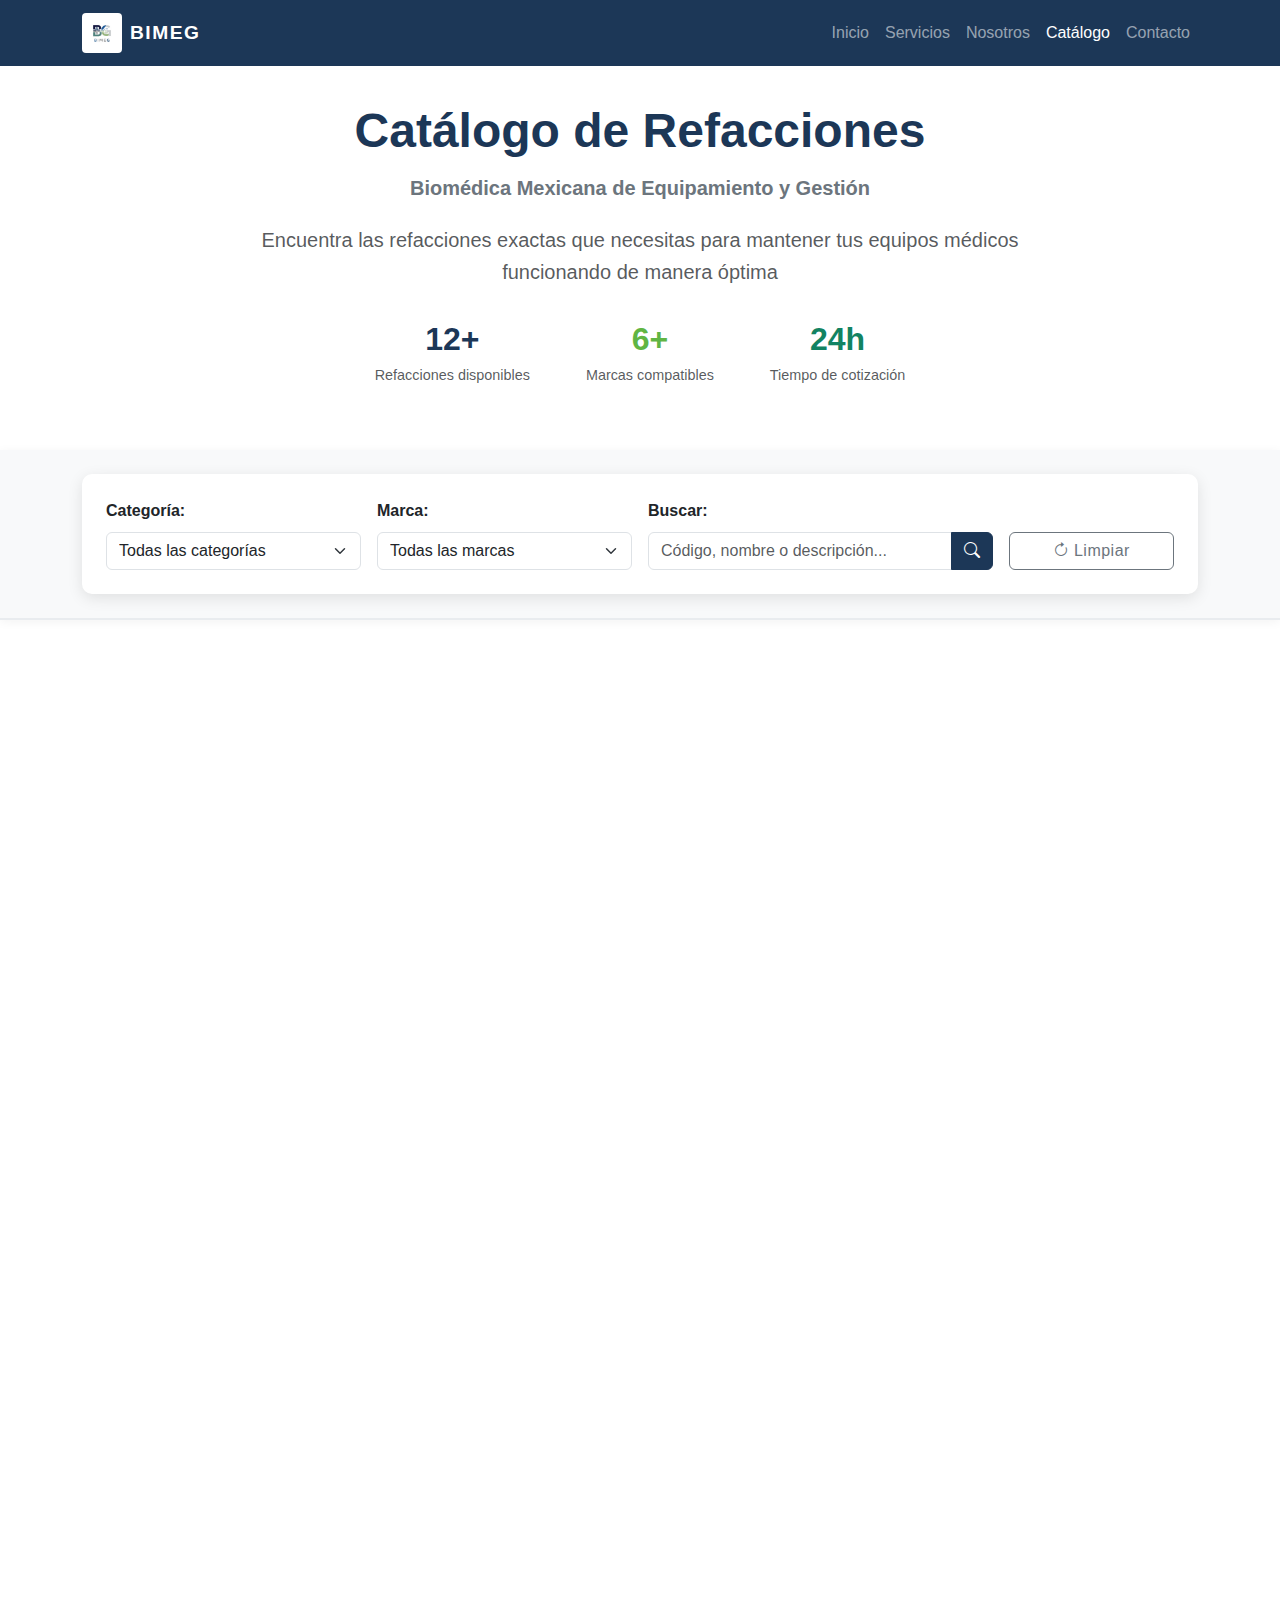
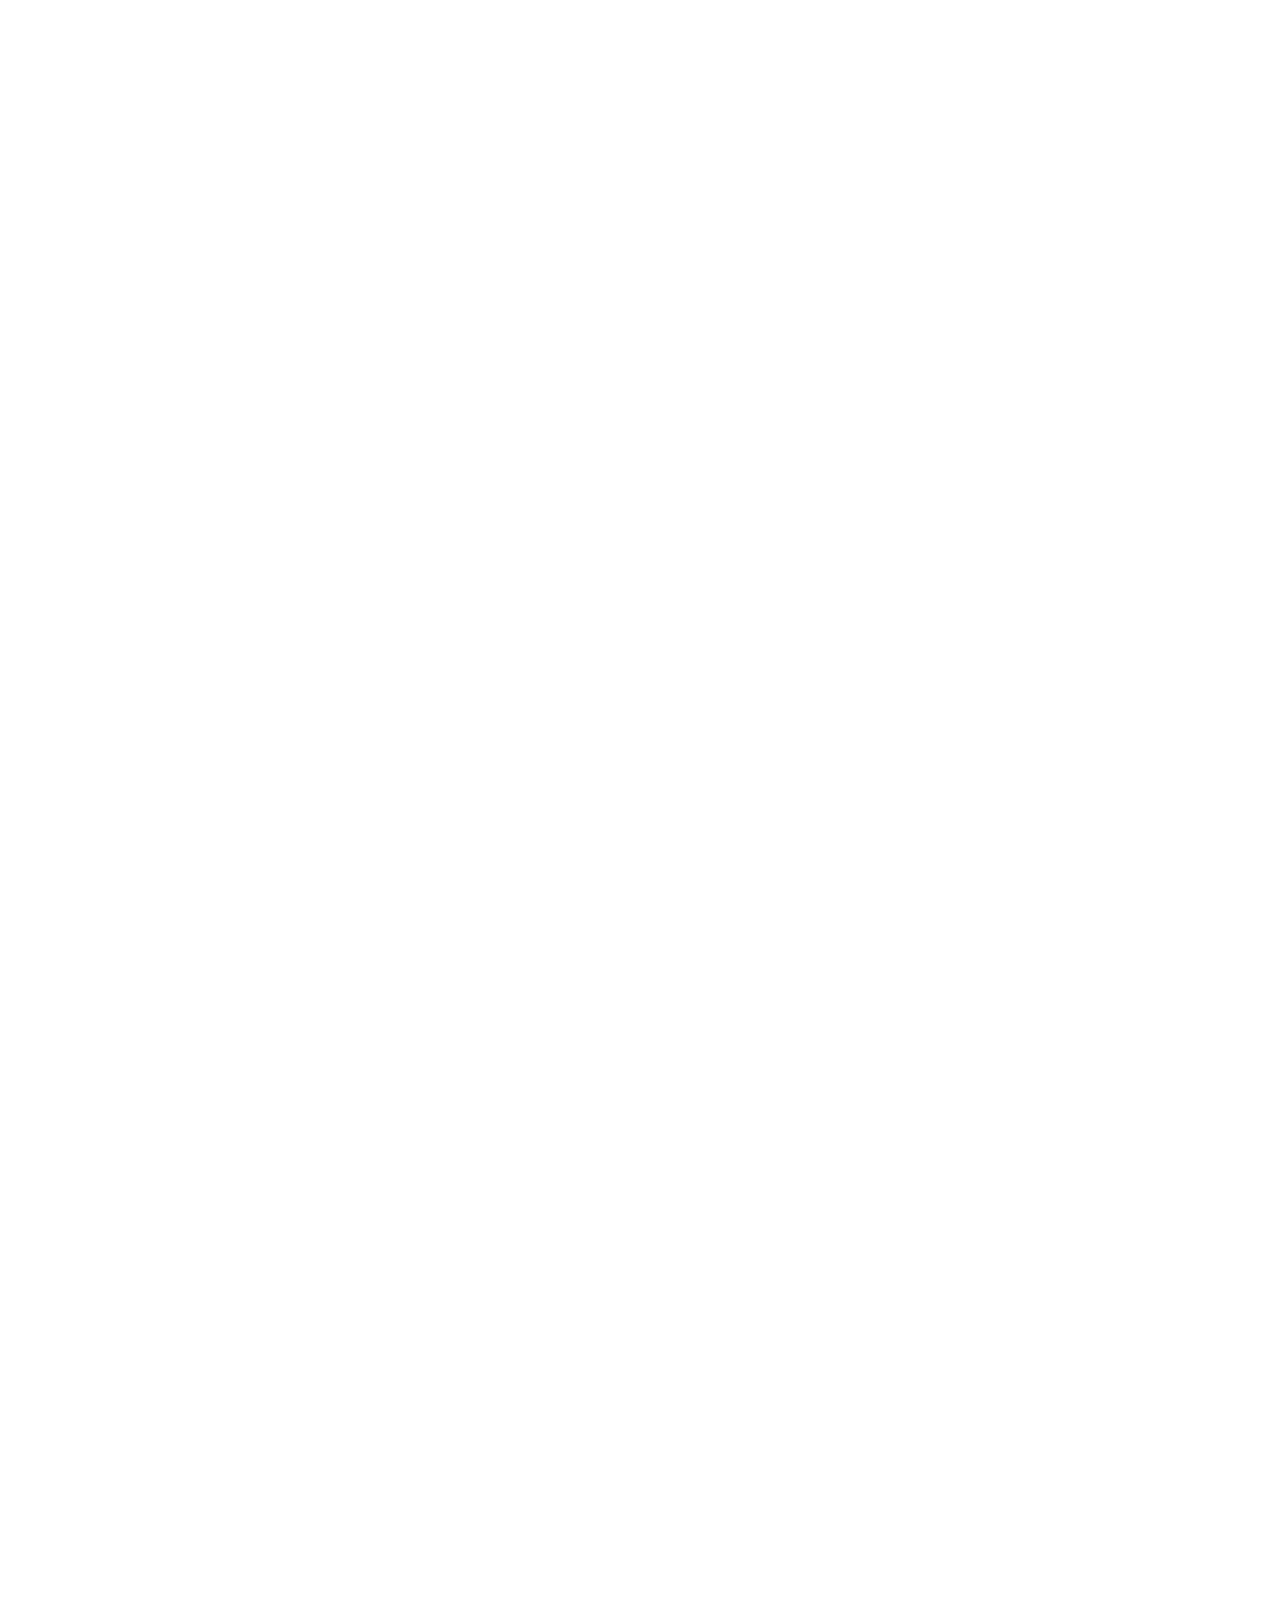
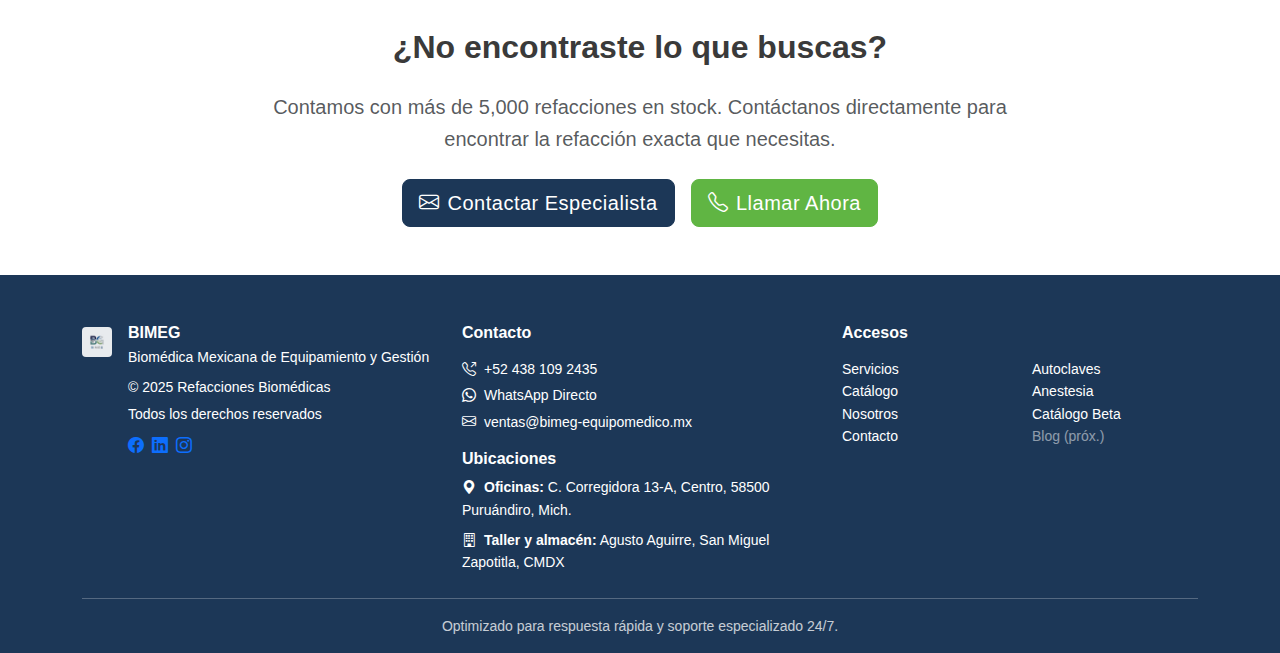
<file: catalogo.html>
<!DOCTYPE html>
<html lang="es">
<head>
    <meta charset="UTF-8">
    <meta name="viewport" content="width=device-width, initial-scale=1.0">
    <title>Catálogo de Refacciones - BIMEG | Biomédica Mexicana</title>
    <meta name="description" content="Catálogo completo de refacciones biomédicas BIMEG. Encuentra válvulas, sensores, circuitos respiratorios, bombas y componentes para equipos médicos hospitalarios.">
    <meta name="keywords" content="catálogo refacciones biomédicas, válvulas médicas, sensores hospitalarios, autoclaves, esterilizadores, máquinas anestesia, BIMEG">
    
    <!-- Google tag (gtag.js) -->
    <script async src="https://www.googletagmanager.com/gtag/js?id=AW-16613986381"></script>
    <script>
      window.dataLayer = window.dataLayer || [];
      function gtag(){dataLayer.push(arguments);}
      gtag('js', new Date());

      gtag('config', 'AW-16613986381');
    </script>
    
    <!-- Favicon -->
    <link rel="icon" type="image/jpeg" href="assets/images/Logo_Bimeg_V3.jpeg">
    
    <!-- Bootstrap CSS -->
    <link href="https://cdn.jsdelivr.net/npm/bootstrap@5.3.2/dist/css/bootstrap.min.css" rel="stylesheet">
    <!-- Bootstrap Icons -->
    <link rel="stylesheet" href="https://cdn.jsdelivr.net/npm/bootstrap-icons@1.11.2/font/bootstrap-icons.css">
    <!-- Custom CSS -->
    <link rel="stylesheet" href="css/styles.css">
    <!-- Catalog specific CSS -->
    <link rel="stylesheet" href="css/catalog.css">
</head>
<body>
    <!-- Navigation -->
    <nav class="navbar navbar-expand-lg navbar-dark bg-primary fixed-top">
        <div class="container">
            <a class="navbar-brand fw-bold d-flex align-items-center" href="index.html">
                <img src="assets/images/Logo_Bimeg_V3.jpeg" alt="Bimeg Logo" class="logo-navbar me-2">
                <span class="brand-text">BIMEG</span>
            </a>
            <button class="navbar-toggler" type="button" data-bs-toggle="collapse" data-bs-target="#navbarNav">
                <span class="navbar-toggler-icon"></span>
            </button>
            <div class="collapse navbar-collapse" id="navbarNav">
                <ul class="navbar-nav ms-auto">
                    <li class="nav-item">
                        <a class="nav-link" href="index.html">Inicio</a>
                    </li>
                    <li class="nav-item">
                        <a class="nav-link" href="index.html#services">Servicios</a>
                    </li>
                    <li class="nav-item">
                        <a class="nav-link" href="index.html#about">Nosotros</a>
                    </li>
                    <li class="nav-item">
                        <a class="nav-link active" href="catalogo.html">Catálogo</a>
                    </li>
                    <li class="nav-item">
                        <a class="nav-link" href="index.html#contact">Contacto</a>
                    </li>
                </ul>
            </div>
        </div>
    </nav>

    <!-- Catalog Hero Section -->
    <section class="catalog-hero section-gradient">
        <div class="container">
            <div class="row align-items-center">
                <div class="col-12 text-center">
                    <div class="catalog-hero-content">
                        <h1 class="display-5 fw-bold text-primary mb-3">Catálogo de Refacciones</h1>
                        <div class="company-name-box mb-4">
                            <h5 class="text-secondary fw-bold mb-2">Biomédica Mexicana de Equipamiento y Gestión</h5>
                            <div class="company-divider mx-auto"></div>
                        </div>
                        <p class="lead text-muted mb-4">
                            Encuentra las refacciones exactas que necesitas para mantener tus equipos médicos funcionando de manera óptima
                        </p>
                        <div class="catalog-stats d-flex justify-content-center gap-4 flex-wrap">
                            <div class="stat-item">
                                <h3 class="text-primary fw-bold">500+</h3>
                                <small class="text-muted">Refacciones disponibles</small>
                            </div>
                            <div class="stat-item">
                                <h3 class="text-accent fw-bold">50+</h3>
                                <small class="text-muted">Marcas compatibles</small>
                            </div>
                            <div class="stat-item">
                                <h3 class="text-tertiary fw-bold">24h</h3>
                                <small class="text-muted">Tiempo de cotización</small>
                            </div>
                        </div>
                    </div>
                </div>
            </div>
        </div>
    </section>

    <!-- Filters Section -->
    <section class="filters-section py-4 bg-light">
        <div class="container">
            <div class="row">
                <div class="col-12">
                    <div class="filters-container">
                        <div class="row g-3 align-items-center">
                            <div class="col-md-3">
                                <label for="category-filter" class="form-label fw-bold">Categoría:</label>
                                <select class="form-select custom-select" id="category-filter">
                                    <option value="">Todas las categorías</option>
                                    <option value="anestesia">Máquinas de Anestesia</option>
                                    <option value="esterilizadores">Esterilizadores y Autoclaves</option>
                                    <option value="monitoreo">Equipos de Monitoreo</option>
                                    <option value="respiratorio">Equipos Respiratorios</option>
                                    <option value="cirugia">Equipos de Cirugía</option>
                                    <option value="neonatal">Equipos Neonatales</option>
                                </select>
                            </div>
                            <div class="col-md-3">
                                <label for="brand-filter" class="form-label fw-bold">Marca:</label>
                                <select class="form-select custom-select" id="brand-filter">
                                    <option value="">Todas las marcas</option>
                                    <option value="drager">Dräger</option>
                                    <option value="philips">Philips</option>
                                    <option value="ge">GE Healthcare</option>
                                    <option value="medtronic">Medtronic</option>
                                    <option value="siemens">Siemens</option>
                                    <option value="mindray">Mindray</option>
                                    <option value="atmoscare">AtmosCare Adventum</option>
                                    <option value="paileria especializada">Paileria Especializada</option>
                                    <option value="saps">SAPS</option>
                                </select>
                            </div>
                            <div class="col-md-4">
                                <label for="search-filter" class="form-label fw-bold">Buscar:</label>
                                <div class="input-group">
                                    <input type="text" class="form-control" id="search-filter" placeholder="Código, nombre o descripción...">
                                    <button class="btn btn-primary" type="button">
                                        <i class="bi bi-search"></i>
                                    </button>
                                </div>
                            </div>
                            <div class="col-md-2">
                                <label class="form-label fw-bold d-block">&nbsp;</label>
                                <button class="btn btn-outline-secondary w-100" id="clear-filters">
                                    <i class="bi bi-arrow-clockwise me-1"></i>Limpiar
                                </button>
                            </div>
                        </div>
                    </div>
                </div>
            </div>
        </div>
    </section>

    <!-- Products Grid -->
    <section class="products-section py-5">
        <div class="container">
            <div class="row" id="products-grid">
                <!-- Productos se generarán dinámicamente aquí -->
            </div>
        </div>
        
        <!-- Loading spinner -->
        <div class="text-center py-4" id="loading-spinner" style="display: none;">
            <div class="spinner-border text-primary" role="status">
                <span class="visually-hidden">Cargando...</span>
            </div>
        </div>
    </section>

    <!-- CTA Section -->
    <section class="cta-section py-5 section-pattern">
        <div class="container">
            <div class="row justify-content-center">
                <div class="col-lg-8 text-center">
                    <h2 class="fw-bold mb-4">¿No encontraste lo que buscas?</h2>
                    <p class="lead text-muted mb-4">
                        Contamos con más de 5,000 refacciones en stock. Contáctanos directamente para encontrar 
                        la refacción exacta que necesitas.
                    </p>
                    <div class="d-flex justify-content-center gap-3 flex-wrap">
                        <a href="index.html#contact" class="btn btn-primary btn-lg">
                            <i class="bi bi-envelope me-2"></i>Contactar Especialista
                        </a>
                        <a href="tel:+5255123456789" class="btn btn-accent btn-lg">
                            <i class="bi bi-telephone me-2"></i>Llamar Ahora
                        </a>
                    </div>
                </div>
            </div>
        </div>
    </section>

    <!-- Footer -->
    <footer class="footer-enhanced bg-primary text-white pt-5 pb-3">
        <div class="container">
            <div class="row gy-4">
                <div class="col-12 col-md-4">
                    <div class="d-flex align-items-start">
                        <img src="assets/images/Logo_Bimeg_V3.jpeg" alt="BIMEG Logo" class="logo-footer me-3 mt-1">
                        <div>
                            <h6 class="fw-bold mb-1">BIMEG</h6>
                            <p class="small text-white-75 mb-2">Biomédica Mexicana de Equipamiento y Gestión</p>
                            <p class="small mb-1">&copy; 2025 Refacciones Biomédicas</p>
                            <p class="small mb-2">Todos los derechos reservados</p>
                            <div class="d-flex gap-2 mt-2">
                                <a href="#" class="social-icon rounded-circle"><i class="bi bi-facebook"></i></a>
                                <a href="#" class="social-icon rounded-circle"><i class="bi bi-linkedin"></i></a>
                                <a href="#" class="social-icon rounded-circle"><i class="bi bi-instagram"></i></a>
                            </div>
                        </div>
                    </div>
                </div>
                <div class="col-12 col-md-5 col-lg-4">
                    <h6 class="fw-bold mb-3">Contacto</h6>
                    <ul class="list-unstyled small mb-3 footer-contact-list">
                        <li class="mb-1"><i class="bi bi-telephone-outbound me-2"></i><a class="text-reset text-decoration-none" href="tel:+524381092435">+52 438 109 2435</a></li>
                        <li class="mb-1"><i class="bi bi-whatsapp me-2"></i><a class="text-reset text-decoration-none" href="https://wa.me/524381092435" target="_blank" rel="noopener">WhatsApp Directo</a></li>
                        <li class="mb-2"><i class="bi bi-envelope me-2"></i><a class="text-reset text-decoration-none" href="mailto:ventas@bimeg-equipomedico.mx">ventas@bimeg-equipomedico.mx</a></li>
                    </ul>
                    <h6 class="fw-bold mb-2">Ubicaciones</h6>
                    <ul class="list-unstyled small mb-0 footer-address-list">
                        <li class="mb-2"><i class="bi bi-geo-alt-fill me-2"></i><strong>Oficinas:</strong><br class="d-md-none" /> C. Corregidora 13-A, Centro, 58500 Puruándiro, Mich.</li>
                        <li class="mb-0"><i class="bi bi-building me-2"></i><strong>Taller y almacén:</strong><br class="d-md-none" /> Agusto Aguirre, San Miguel Zapotitla, CMDX</li>
                    </ul>
                </div>
                <div class="col-12 col-md-3 col-lg-4">
                    <h6 class="fw-bold mb-3">Accesos</h6>
                    <div class="row small">
                        <div class="col-6">
                            <ul class="list-unstyled mb-2 footer-links">
                                <li><a href="index.html#services" class="text-reset text-decoration-none">Servicios</a></li>
                                <li><a href="catalogo.html" class="text-reset text-decoration-none">Catálogo</a></li>
                                <li><a href="index.html#about" class="text-reset text-decoration-none">Nosotros</a></li>
                                <li><a href="index.html#contact" class="text-reset text-decoration-none">Contacto</a></li>
                            </ul>
                        </div>
                        <div class="col-6">
                            <ul class="list-unstyled mb-2 footer-links">
                                <li><a href="landings/autoclaves.html" class="text-reset text-decoration-none">Autoclaves</a></li>
                                <li><a href="landings/maquinas-anestesia.html" class="text-reset text-decoration-none">Anestesia</a></li>
                                <li><a href="catalogo-temporal.html" class="text-reset text-decoration-none">Catálogo Beta</a></li>
                                <li><a href="#" class="text-reset text-decoration-none disabled opacity-50" tabindex="-1" aria-disabled="true">Blog (próx.)</a></li>
                            </ul>
                        </div>
                    </div>
                </div>
            </div>
            <hr class="border-white-25 mt-4 mb-3" />
            <div class="text-center small opacity-75">Optimizado para respuesta rápida y soporte especializado 24/7.</div>
        </div>
    </footer>

    <!-- Bootstrap JS -->
    <script src="https://cdn.jsdelivr.net/npm/bootstrap@5.3.2/dist/js/bootstrap.bundle.min.js"></script>
    <!-- Custom JS -->
    <script src="js/main.js"></script>
    <!-- Catalog JS -->
    <script src="js/catalog.js"></script>
</body>
</html>
</file>
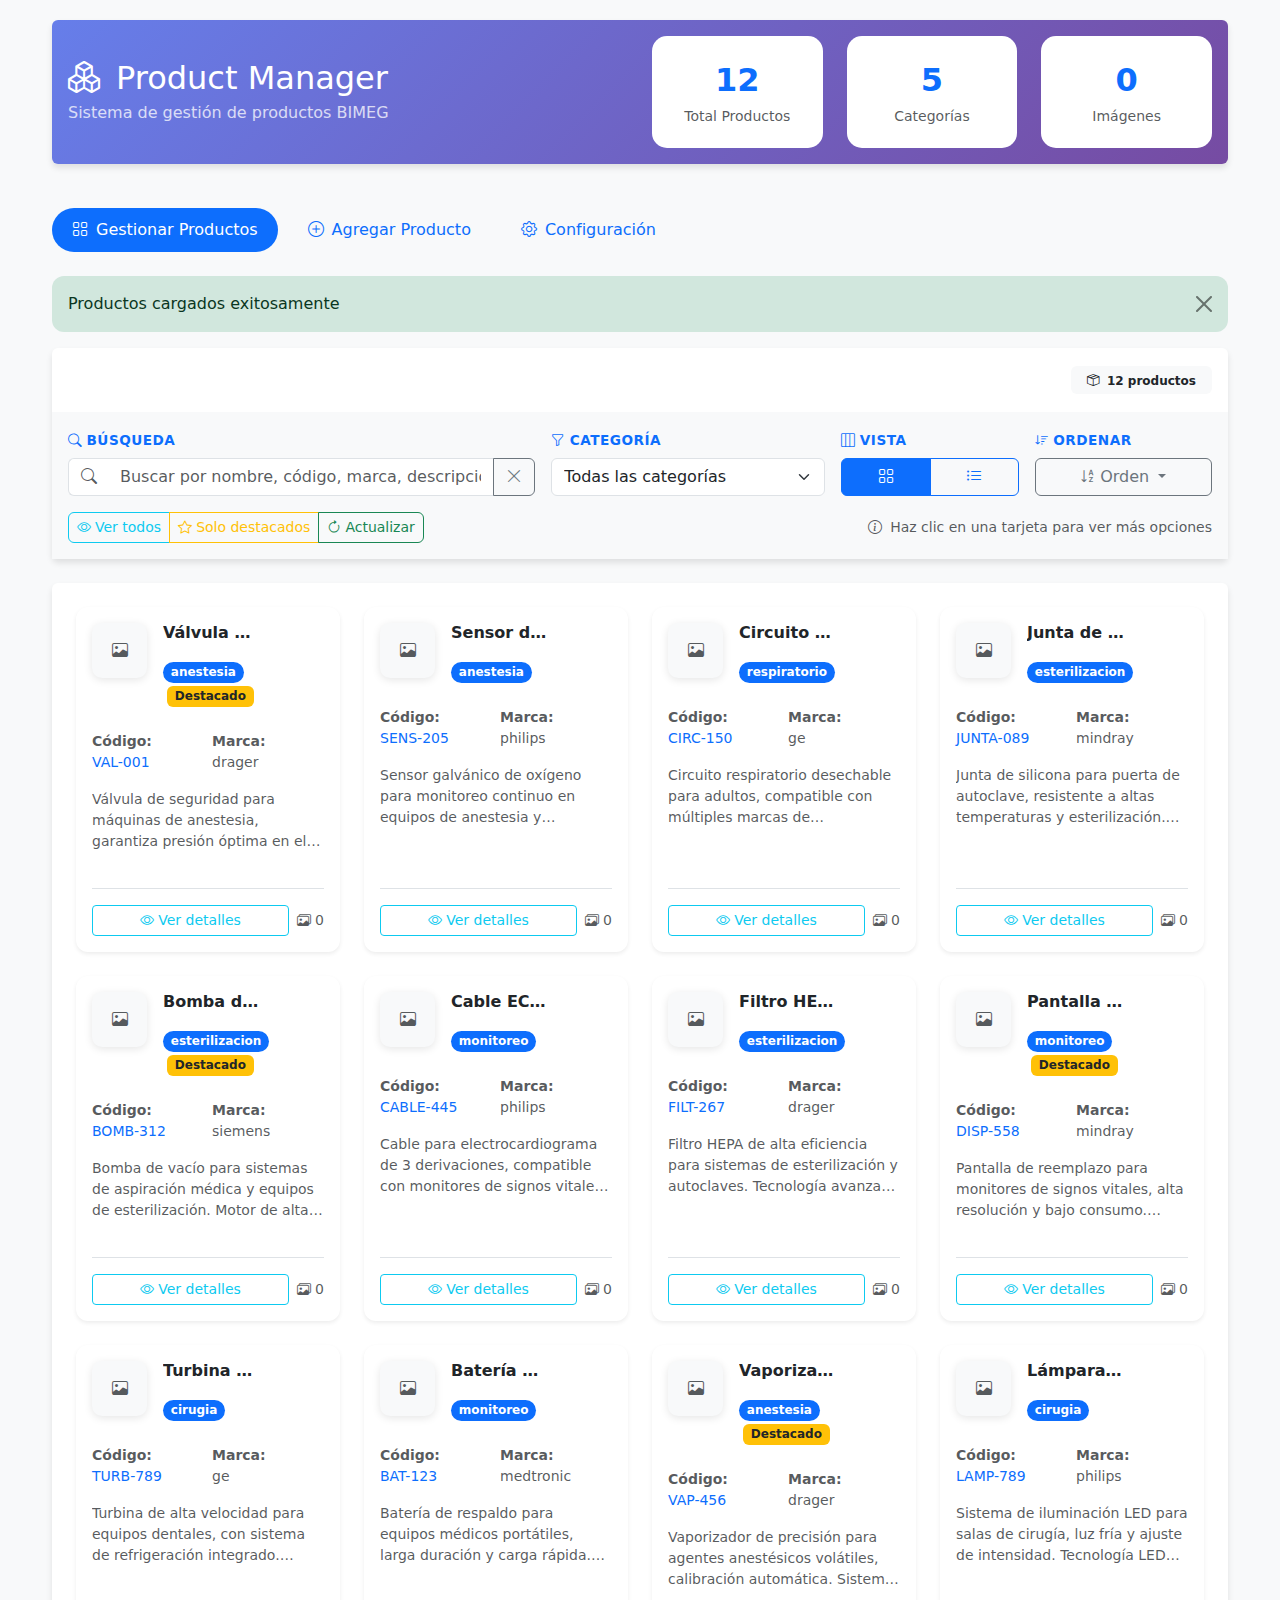
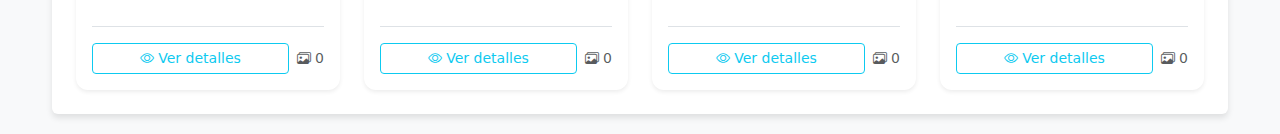
<file: dev-panel.html>
<!DOCTYPE html>
<html lang="es">
<head>
    <meta charset="UTF-8">
    <meta name="viewport" content="width=device-width, initial-scale=1.0">
    <title>Product Manager - BIMEG</title>
    <link rel="icon" type="image/jpeg" href="assets/images/Logo_Bimeg_V3.jpeg">
    <link href="https://cdn.jsdelivr.net/npm/bootstrap@5.3.2/dist/css/bootstrap.min.css" rel="stylesheet">
    <link rel="stylesheet" href="https://cdn.jsdelivr.net/npm/bootstrap-icons@1.11.2/font/bootstrap-icons.css">
    <style>
        body { background: #f8f9fa; }
        .manager-container { max-width: 1200px; margin: 20px auto; }
        .card { border: none; box-shadow: 0 4px 6px rgba(0,0,0,0.1); margin-bottom: 20px; }
        .badge-dev { background: #6f42c1; }
        .badge-prod { background: #dc3545; }
        .product-card { 
            transition: all 0.3s ease; 
            cursor: pointer; 
            border: 1px solid #e9ecef;
            border-radius: 12px;
            overflow: hidden;
        }
        .product-card:hover { 
            transform: translateY(-8px); 
            box-shadow: 0 12px 30px rgba(0,0,0,0.15);
            border-color: #0d6efd;
        }
        .product-image { 
            width: 55px; 
            height: 55px; 
            object-fit: cover; 
            border-radius: 10px; 
            border: 2px solid #f8f9fa;
            box-shadow: 0 2px 8px rgba(0,0,0,0.1);
        }
        .btn-action { 
            width: 28px; 
            height: 28px; 
            padding: 0; 
            border-radius: 6px;
            display: flex;
            align-items: center;
            justify-content: center;
        }
        .form-section { background: white; border-radius: 12px; padding: 25px; margin-bottom: 20px; }
        .nav-pills .nav-link { border-radius: 25px; padding: 10px 20px; margin-right: 10px; }
        .nav-pills .nav-link.active { background: #0d6efd; }
        .product-stats { background: linear-gradient(135deg, #667eea 0%, #764ba2 100%); color: white; }
        .stats-card { background: white; border-radius: 15px; padding: 20px; text-align: center; }
        .stats-number { font-size: 2rem; font-weight: bold; color: #0d6efd; }
        .image-preview { max-width: 100px; max-height: 100px; object-fit: cover; border-radius: 8px; }
        .loading-spinner { display: none; }
        .category-badge { font-size: 0.75rem; border-radius: 20px; }
        .product-actions { opacity: 0; transition: opacity 0.3s; }
        .product-card:hover .product-actions { opacity: 1; }
        .search-box { border-radius: 25px; padding-left: 20px; }
        .alert-custom { border: none; border-radius: 12px; }
        
        /* New styles for improved layout */
        .bg-gradient { border-radius: 12px 12px 0 0 !important; }
        .card-header.bg-gradient { border: none; }
        .form-label.fw-bold { font-size: 0.85rem; text-transform: uppercase; letter-spacing: 0.5px; }
        .btn-group .btn { border-radius: 6px; }
        .dropdown-menu { border-radius: 12px; box-shadow: 0 8px 25px rgba(0,0,0,0.15); }
        .dropdown-item { padding: 8px 16px; border-radius: 6px; margin: 2px 8px; }
        .dropdown-item:hover { background-color: #f8f9fa; }
        
        /* Responsive improvements */
        @media (max-width: 768px) {
            .product-image { width: 45px; height: 45px; }
            .btn-action { width: 26px; height: 26px; }
            .card-title { font-size: 0.9rem; }
            .manager-container { margin: 10px auto; }
            .form-label.fw-bold { font-size: 0.8rem; }
        }
        
        /* Grid improvements */
        .min-w-0 { min-width: 0; }
        .text-truncate-2 {
            display: -webkit-box;
            -webkit-line-clamp: 2;
            line-clamp: 2;
            -webkit-box-orient: vertical;
            overflow: hidden;
        }
        
        /* Enhanced card hover effects */
        .product-card .badge { transition: all 0.3s ease; }
        .product-card:hover .badge { transform: scale(1.05); }
        .product-card .btn-outline-info:hover { 
            background-color: #0dcaf0; 
            border-color: #0dcaf0; 
            color: white; 
        }
    </style>
</head>
<body>
    <div class="container-fluid manager-container">
        <!-- Header -->
        <div class="row mb-4">
            <div class="col-12">
                <div class="card product-stats">
                    <div class="card-body">
                        <div class="row align-items-center">
                            <div class="col-md-6">
                                <h2 class="mb-1">
                                    <i class="bi bi-boxes me-3"></i>Product Manager
                                </h2>
                                <p class="mb-0 opacity-75">Sistema de gestión de productos BIMEG</p>
                            </div>
                            <div class="col-md-6">
                                <div class="row">
                                    <div class="col-4">
                                        <div class="stats-card">
                                            <div id="totalProducts" class="stats-number">0</div>
                                            <small class="text-muted">Total Productos</small>
                                        </div>
                                    </div>
                                    <div class="col-4">
                                        <div class="stats-card">
                                            <div id="totalCategories" class="stats-number">0</div>
                                            <small class="text-muted">Categorías</small>
                                        </div>
                                    </div>
                                    <div class="col-4">
                                        <div class="stats-card">
                                            <div id="totalImages" class="stats-number">0</div>
                                            <small class="text-muted">Imágenes</small>
                                        </div>
                                    </div>
                                </div>
                            </div>
                        </div>
                    </div>
                </div>
            </div>
        </div>

        <!-- Navigation -->
        <div class="row mb-4">
            <div class="col-12">
                <ul class="nav nav-pills" id="managerTabs" role="tablist">
                    <li class="nav-item" role="presentation">
                        <button class="nav-link active" id="products-tab" data-bs-toggle="pill" data-bs-target="#products-panel" type="button" role="tab">
                            <i class="bi bi-grid me-2"></i>Gestionar Productos
                        </button>
                    </li>
                    <li class="nav-item" role="presentation">
                        <button class="nav-link" id="add-product-tab" data-bs-toggle="pill" data-bs-target="#add-product-panel" type="button" role="tab">
                            <i class="bi bi-plus-circle me-2"></i>Agregar Producto
                        </button>
                    </li>
                    <li class="nav-item" role="presentation">
                        <button class="nav-link" id="settings-tab" data-bs-toggle="pill" data-bs-target="#settings-panel" type="button" role="tab">
                            <i class="bi bi-gear me-2"></i>Configuración
                        </button>
                    </li>
                </ul>
            </div>
        </div>

        <!-- Alert Area -->
        <div id="alertArea"></div>

        <!-- Tab Content -->
        <div class="tab-content" id="managerTabsContent">
            
            <!-- Products Management Panel -->
            <div class="tab-pane fade show active" id="products-panel" role="tabpanel">
                <!-- Header Section -->
                <div class="card mb-4">
                    <div class="card-header bg-gradient" style="background: linear-gradient(135deg, #0d6efd 0%, #6610f2 100%); color: white;">
                        <div class="row align-items-center">
                            <div class="col-md-8">
                                <h5 class="mb-0">
                                    <i class="bi bi-grid-3x3-gap me-2"></i>Gestión de Productos
                                </h5>
                                <small class="opacity-75">Administra el catálogo completo de productos BIMEG</small>
                            </div>
                            <div class="col-md-4 text-md-end">
                                <span class="badge bg-light text-dark px-3 py-2">
                                    <i class="bi bi-box-seam me-1"></i>
                                    <span id="productCount">0</span> productos
                                </span>
                            </div>
                        </div>
                    </div>
                    
                    <!-- Search and Filter Section -->
                    <div class="card-body bg-light">
                        <div class="row g-3 align-items-end">
                            <!-- Search Bar -->
                            <div class="col-md-5">
                                <label class="form-label fw-bold text-primary mb-2">
                                    <i class="bi bi-search me-1"></i>Búsqueda
                                </label>
                                <div class="input-group">
                                    <span class="input-group-text bg-white border-end-0">
                                        <i class="bi bi-search text-muted"></i>
                                    </span>
                                    <input type="text" class="form-control border-start-0" 
                                           id="searchProducts" 
                                           placeholder="Buscar por nombre, código, marca, descripción...">
                                    <button class="btn btn-outline-secondary" type="button" id="clearSearch" title="Limpiar búsqueda">
                                        <i class="bi bi-x-lg"></i>
                                    </button>
                                </div>
                            </div>

                            <!-- Category Filter -->
                            <div class="col-md-3">
                                <label class="form-label fw-bold text-primary mb-2">
                                    <i class="bi bi-funnel me-1"></i>Categoría
                                </label>
                                <select class="form-select" id="filterCategory">
                                    <option value="">Todas las categorías</option>
                                </select>
                            </div>

                            <!-- View Options -->
                            <div class="col-md-2">
                                <label class="form-label fw-bold text-primary mb-2">
                                    <i class="bi bi-layout-three-columns me-1"></i>Vista
                                </label>
                                <div class="btn-group w-100" role="group">
                                    <input type="radio" class="btn-check" name="viewMode" id="gridView" checked>
                                    <label class="btn btn-outline-primary" for="gridView" title="Vista en cuadrícula">
                                        <i class="bi bi-grid"></i>
                                    </label>
                                    <input type="radio" class="btn-check" name="viewMode" id="listView">
                                    <label class="btn btn-outline-primary" for="listView" title="Vista en lista">
                                        <i class="bi bi-list-ul"></i>
                                    </label>
                                </div>
                            </div>

                            <!-- Sort Options -->
                            <div class="col-md-2">
                                <label class="form-label fw-bold text-primary mb-2">
                                    <i class="bi bi-sort-down me-1"></i>Ordenar
                                </label>
                                <div class="dropdown w-100">
                                    <button class="btn btn-outline-secondary dropdown-toggle w-100" type="button" data-bs-toggle="dropdown">
                                        <i class="bi bi-sort-alpha-down me-1"></i>Orden
                                    </button>
                                    <ul class="dropdown-menu w-100">
                                        <li><a class="dropdown-item" href="#" onclick="sortProducts('name')">
                                            <i class="bi bi-sort-alpha-down me-2"></i>Por nombre
                                        </a></li>
                                        <li><a class="dropdown-item" href="#" onclick="sortProducts('category')">
                                            <i class="bi bi-tags me-2"></i>Por categoría
                                        </a></li>
                                        <li><a class="dropdown-item" href="#" onclick="sortProducts('brand')">
                                            <i class="bi bi-building me-2"></i>Por marca
                                        </a></li>
                                        <li><hr class="dropdown-divider"></li>
                                        <li><a class="dropdown-item" href="#" onclick="sortProducts('featured')">
                                            <i class="bi bi-star-fill me-2"></i>Destacados primero
                                        </a></li>
                                    </ul>
                                </div>
                            </div>
                        </div>

                        <!-- Quick Actions -->
                        <div class="row mt-3">
                            <div class="col-12">
                                <div class="d-flex justify-content-between align-items-center">
                                    <div class="btn-group btn-group-sm" role="group">
                                        <button type="button" class="btn btn-outline-info" onclick="showAllProducts()">
                                            <i class="bi bi-eye me-1"></i>Ver todos
                                        </button>
                                        <button type="button" class="btn btn-outline-warning" onclick="showFeaturedProducts()">
                                            <i class="bi bi-star me-1"></i>Solo destacados
                                        </button>
                                        <button type="button" class="btn btn-outline-success" onclick="refreshProducts()">
                                            <i class="bi bi-arrow-clockwise me-1"></i>Actualizar
                                        </button>
                                    </div>
                                    
                                    <div class="d-flex align-items-center text-muted">
                                        <small>
                                            <i class="bi bi-info-circle me-1"></i>
                                            Haz clic en una tarjeta para ver más opciones
                                        </small>
                                    </div>
                                </div>
                            </div>
                        </div>
                    </div>
                </div>

                <!-- Products Grid Section -->
                <div class="card">
                    <div class="card-body p-0">
                        <!-- Loading State -->
                        <div class="loading-spinner text-center py-5" id="loadingProducts" style="display: none;">
                            <div class="spinner-border text-primary mb-3" role="status">
                                <span class="visually-hidden">Cargando productos...</span>
                            </div>
                            <h6 class="text-muted">Cargando productos...</h6>
                            <small class="text-muted">Por favor espera un momento</small>
                        </div>
                        
                        <!-- Products Container -->
                        <div id="productsContainer" class="p-4">
                            <div id="productsList" class="row g-4">
                                <!-- Products will be loaded here dynamically -->
                            </div>
                        </div>

                        <!-- Empty State -->
                        <div id="emptyState" class="text-center py-5" style="display: none;">
                            <div class="mb-4">
                                <i class="bi bi-inbox display-1 text-muted"></i>
                            </div>
                            <h5 class="text-muted mb-2">No hay productos para mostrar</h5>
                            <p class="text-muted mb-4">
                                Intenta ajustar los filtros de búsqueda o <br>
                                agrega nuevos productos desde la pestaña correspondiente
                            </p>
                            <div class="d-flex justify-content-center gap-2">
                                <button class="btn btn-outline-primary" onclick="clearAllFilters()">
                                    <i class="bi bi-funnel-fill me-1"></i>Limpiar filtros
                                </button>
                                <button class="btn btn-primary" onclick="switchToAddProduct()">
                                    <i class="bi bi-plus-circle me-1"></i>Agregar producto
                                </button>
                            </div>
                        </div>
                    </div>
                </div>
            </div>

            <!-- Add Product Panel -->
            <div class="tab-pane fade" id="add-product-panel" role="tabpanel">
                <div class="form-section">
                    <h5><i class="bi bi-plus-circle me-2"></i>Agregar Nuevo Producto</h5>
                    <form id="addProductForm">
                        <div class="row">
                            <!-- Basic Information -->
                            <div class="col-md-6">
                                <h6 class="fw-bold mb-3 text-primary">Información Básica</h6>
                                
                                <div class="mb-3">
                                    <label for="productId" class="form-label">ID del Producto *</label>
                                    <input type="text" class="form-control" id="productId" required>
                                    <div class="form-text">Formato recomendado: XXX-001</div>
                                </div>

                                <div class="mb-3">
                                    <label for="productName" class="form-label">Nombre del Producto *</label>
                                    <input type="text" class="form-control" id="productName" required>
                                </div>

                                <div class="mb-3">
                                    <label for="productCategory" class="form-label">Categoría *</label>
                                    <select class="form-select" id="productCategory" required>
                                        <option value="">Seleccionar categoría</option>
                                        <option value="Válvulas">Válvulas</option>
                                        <option value="Bombas">Bombas</option>
                                        <option value="Monitores">Monitores</option>
                                        <option value="Equipos">Equipos</option>
                                        <option value="Accesorios">Accesorios</option>
                                    </select>
                                </div>

                                <div class="mb-3">
                                    <label for="productBrand" class="form-label">Marca *</label>
                                    <input type="text" class="form-control" id="productBrand" required>
                                </div>

                                <div class="mb-3">
                                    <label for="productModel" class="form-label">Modelo</label>
                                    <input type="text" class="form-control" id="productModel">
                                </div>

                                <div class="mb-3">
                                    <label for="productCompatibility" class="form-label">Compatibilidad</label>
                                    <textarea class="form-control" id="productCompatibility" rows="3" placeholder="Describe con qué equipos es compatible..."></textarea>
                                </div>
                            </div>

                            <!-- Description and Features -->
                            <div class="col-md-6">
                                <h6 class="fw-bold mb-3 text-primary">Descripción y Características</h6>
                                
                                <div class="mb-3">
                                    <label for="productDescription" class="form-label">Descripción *</label>
                                    <textarea class="form-control" id="productDescription" rows="4" required placeholder="Descripción detallada del producto..."></textarea>
                                </div>

                                <div class="mb-3">
                                    <label for="productFeatures" class="form-label">Características Principales</label>
                                    <textarea class="form-control" id="productFeatures" rows="4" placeholder="Una característica por línea..."></textarea>
                                    <div class="form-text">Escribe una característica por línea</div>
                                </div>

                                <div class="mb-3">
                                    <label for="productSpecifications" class="form-label">Especificaciones Técnicas</label>
                                    <textarea class="form-control" id="productSpecifications" rows="4" placeholder="Especificación: Valor
Otra especificación: Otro valor"></textarea>
                                    <div class="form-text">Formato: "Especificación: Valor" (una por línea)</div>
                                </div>

                                <div class="mb-3">
                                    <label for="productImages" class="form-label">Rutas de Imágenes</label>
                                    <textarea class="form-control" id="productImages" rows="3" placeholder="assets/images/products/ID/imagen1.jpg
assets/images/products/ID/imagen2.jpg"></textarea>
                                    <div class="form-text">Una ruta por línea. Las imágenes deben estar en assets/images/products/[ID]/</div>
                                </div>

                                <div class="mb-3">
                                    <div class="form-check">
                                        <input class="form-check-input" type="checkbox" id="productFeatured">
                                        <label class="form-check-label" for="productFeatured">
                                            Producto Destacado
                                        </label>
                                    </div>
                                </div>
                            </div>
                        </div>

                        <hr>
                        <div class="text-end">
                            <button type="button" class="btn btn-secondary me-2" id="clearForm">
                                <i class="bi bi-x-circle me-1"></i>Limpiar
                            </button>
                            <button type="submit" class="btn btn-primary">
                                <i class="bi bi-check-circle me-1"></i>Agregar Producto
                            </button>
                        </div>
                    </form>
                </div>
            </div>

            <!-- Settings Panel -->
            <div class="tab-pane fade" id="settings-panel" role="tabpanel">
                <div class="form-section">
                    <h5><i class="bi bi-gear me-2"></i>Configuración del Sistema</h5>
                    
                    <div class="row">
                        <div class="col-md-6">
                            <h6 class="fw-bold mb-3">Estado del Catálogo</h6>
                            <div id="currentMode">
                                <!-- Se llenará con JavaScript -->
                            </div>

                            <h6 class="fw-bold mb-3 mt-4">Acciones del Sistema</h6>
                            <div class="d-grid gap-2">
                                <button type="button" class="btn btn-outline-primary" id="exportData">
                                    <i class="bi bi-download me-2"></i>Exportar Base de Datos
                                </button>
                                <button type="button" class="btn btn-outline-success" id="importData">
                                    <i class="bi bi-upload me-2"></i>Importar Base de Datos
                                </button>
                                <input type="file" id="importFile" accept=".json" style="display: none;">
                                <button type="button" class="btn btn-outline-warning" id="validateData">
                                    <i class="bi bi-shield-check me-2"></i>Validar Integridad
                                </button>
                            </div>
                        </div>
                        
                        <div class="col-md-6">
                            <h6 class="fw-bold mb-3">Acceso Directo</h6>
                            <div class="d-grid gap-2">
                                <a href="index.html" class="btn btn-primary">
                                    <i class="bi bi-house me-2"></i>Página Principal
                                </a>
                                <a href="catalogo.html" class="btn btn-outline-primary">
                                    <i class="bi bi-gear me-2"></i>Catálogo de Desarrollo
                                    <span class="badge badge-dev ms-2">EJEMPLO</span>
                                </a>
                                <a href="catalogo-temporal.html" class="btn btn-outline-danger">
                                    <i class="bi bi-clock me-2"></i>Página Temporal
                                    <span class="badge badge-prod ms-2">PÚBLICO</span>
                                </a>
                            </div>

                            <div class="alert alert-info mt-4">
                                <h6><i class="bi bi-info-circle me-2"></i>Configuración Rápida</h6>
                                <p class="mb-2"><strong>Para cambiar el modo:</strong></p>
                                <ol class="mb-0">
                                    <li>Editar <code>js/catalog-config.js</code></li>
                                    <li>Cambiar <code>mode: 'production'</code> o <code>mode: 'development'</code></li>
                                    <li>Recargar las páginas</li>
                                </ol>
                            </div>
                        </div>
                    </div>
                </div>
            </div>
        </div>
    </div>

    <!-- Edit Product Modal -->
    <div class="modal fade" id="editProductModal" tabindex="-1">
        <div class="modal-dialog modal-lg">
            <div class="modal-content">
                <div class="modal-header">
                    <h5 class="modal-title">
                        <i class="bi bi-pencil me-2"></i>Editar Producto
                    </h5>
                    <button type="button" class="btn-close" data-bs-dismiss="modal"></button>
                </div>
                <div class="modal-body">
                    <form id="editProductForm">
                        <!-- Same form structure as add product but with edit prefix -->
                        <div class="row">
                            <div class="col-md-6">
                                <h6 class="fw-bold mb-3 text-primary">Información Básica</h6>
                                
                                <div class="mb-3">
                                    <label for="editProductId" class="form-label">ID del Producto *</label>
                                    <input type="text" class="form-control" id="editProductId" readonly>
                                </div>

                                <div class="mb-3">
                                    <label for="editProductName" class="form-label">Nombre del Producto *</label>
                                    <input type="text" class="form-control" id="editProductName" required>
                                </div>

                                <div class="mb-3">
                                    <label for="editProductCategory" class="form-label">Categoría *</label>
                                    <select class="form-select" id="editProductCategory" required>
                                        <option value="">Seleccionar categoría</option>
                                        <option value="Válvulas">Válvulas</option>
                                        <option value="Bombas">Bombas</option>
                                        <option value="Monitores">Monitores</option>
                                        <option value="Equipos">Equipos</option>
                                        <option value="Accesorios">Accesorios</option>
                                    </select>
                                </div>

                                <div class="mb-3">
                                    <label for="editProductBrand" class="form-label">Marca *</label>
                                    <input type="text" class="form-control" id="editProductBrand" required>
                                </div>

                                <div class="mb-3">
                                    <label for="editProductModel" class="form-label">Modelo</label>
                                    <input type="text" class="form-control" id="editProductModel">
                                </div>

                                <div class="mb-3">
                                    <label for="editProductCompatibility" class="form-label">Compatibilidad</label>
                                    <textarea class="form-control" id="editProductCompatibility" rows="3"></textarea>
                                </div>
                            </div>

                            <div class="col-md-6">
                                <h6 class="fw-bold mb-3 text-primary">Descripción y Características</h6>
                                
                                <div class="mb-3">
                                    <label for="editProductDescription" class="form-label">Descripción *</label>
                                    <textarea class="form-control" id="editProductDescription" rows="4" required></textarea>
                                </div>

                                <div class="mb-3">
                                    <label for="editProductFeatures" class="form-label">Características Principales</label>
                                    <textarea class="form-control" id="editProductFeatures" rows="4"></textarea>
                                </div>

                                <div class="mb-3">
                                    <label for="editProductSpecifications" class="form-label">Especificaciones Técnicas</label>
                                    <textarea class="form-control" id="editProductSpecifications" rows="4"></textarea>
                                </div>

                                <div class="mb-3">
                                    <label for="editProductImages" class="form-label">Rutas de Imágenes</label>
                                    <textarea class="form-control" id="editProductImages" rows="3"></textarea>
                                </div>

                                <div class="mb-3">
                                    <div class="form-check">
                                        <input class="form-check-input" type="checkbox" id="editProductFeatured">
                                        <label class="form-check-label" for="editProductFeatured">
                                            Producto Destacado
                                        </label>
                                    </div>
                                </div>
                            </div>
                        </div>
                    </form>
                </div>
                <div class="modal-footer">
                    <button type="button" class="btn btn-secondary" data-bs-dismiss="modal">Cancelar</button>
                    <button type="button" class="btn btn-primary" id="saveProductChanges">
                        <i class="bi bi-check-circle me-1"></i>Guardar Cambios
                    </button>
                </div>
            </div>
        </div>
    </div>

    <script src="https://cdn.jsdelivr.net/npm/bootstrap@5.3.2/dist/js/bootstrap.bundle.min.js"></script>
    <script src="js/catalog-config.js"></script>
    <script>
        // Global variables
        let productsData = [];
        let categoriesData = [];
        let brandsData = [];
        let currentEditingProduct = null;

        // Initialize the application
        document.addEventListener('DOMContentLoaded', function() {
            initializeManager();
            loadProducts();
            setupEventListeners();
        });

        // Initialize manager components
        function initializeManager() {
            updateSystemStatus();
            updateStats();
        }

        // Load products from JSON
        async function loadProducts() {
            try {
                showLoading(true);
                const response = await fetch('data/products.json');
                if (!response.ok) throw new Error('Error al cargar productos');
                
                const data = await response.json();
                
                // Check if data has products array or is directly an array
                if (data.products && Array.isArray(data.products)) {
                    productsData = data.products;
                    categoriesData = data.categories || [];
                    brandsData = data.brands || [];
                } else if (Array.isArray(data)) {
                    productsData = data;
                } else {
                    throw new Error('Formato de datos incorrecto: se esperaba un array de productos');
                }
                
                updateStats();
                updateCategoryFilter();
                displayProducts();
                showAlert('Productos cargados exitosamente', 'success');
            } catch (error) {
                console.error('Error loading products:', error);
                showAlert('Error al cargar productos: ' + error.message, 'danger');
            } finally {
                showLoading(false);
            }
        }

        // Display products in the grid
        function displayProducts(filteredProducts = null) {
            const products = filteredProducts || productsData;
            const container = document.getElementById('productsList');
            const emptyState = document.getElementById('emptyState');
            const productsContainer = document.getElementById('productsContainer');
            
            // Update product count
            updateProductCount(products.length);
            
            if (products.length === 0) {
                productsContainer.style.display = 'none';
                emptyState.style.display = 'block';
                return;
            }

            productsContainer.style.display = 'block';
            emptyState.style.display = 'none';

            container.innerHTML = products.map(product => {
                // Get display values with fallbacks
                const productCode = product.code || product.id;
                const productName = product.name || 'Sin nombre';
                const productCategory = product.category || 'Sin categoría';
                const productBrand = product.brand || 'Sin marca';
                const productDescription = product.fullDescription || product.description || product.shortDescription || 'Sin descripción';
                
                return `
                    <div class="col-12 col-sm-6 col-lg-4 col-xl-3">
                        <div class="card product-card h-100 border-0 shadow-sm">
                            <div class="card-body p-3">
                                <div class="d-flex flex-column h-100">
                                    <!-- Product Header -->
                                    <div class="d-flex align-items-start mb-3">
                                        <div class="me-3 flex-shrink-0">
                                            ${getProductImageHtml(product, 'product-image')}
                                        </div>
                                        <div class="flex-grow-1 min-w-0">
                                            <div class="d-flex justify-content-between align-items-start mb-2">
                                                <h6 class="card-title mb-1 text-truncate fw-bold" title="${productName}">${productName}</h6>
                                                <div class="product-actions ms-2 flex-shrink-0">
                                                    <div class="btn-group btn-group-sm" role="group">
                                                        <button class="btn btn-outline-primary btn-action" 
                                                                onclick="editProduct('${productCode}')" title="Editar producto">
                                                            <i class="bi bi-pencil"></i>
                                                        </button>
                                                        <button class="btn btn-outline-danger btn-action" 
                                                                onclick="deleteProduct('${productCode}')" title="Eliminar producto">
                                                            <i class="bi bi-trash"></i>
                                                        </button>
                                                    </div>
                                                </div>
                                            </div>
                                            <div class="mb-2">
                                                <span class="badge bg-primary category-badge">${productCategory}</span>
                                                ${product.featured ? '<span class="badge bg-warning text-dark ms-1">Destacado</span>' : ''}
                                            </div>
                                        </div>
                                    </div>
                                    
                                    <!-- Product Info -->
                                    <div class="flex-grow-1">
                                        <div class="mb-3">
                                            <div class="row g-2 text-muted small">
                                                <div class="col-6">
                                                    <strong>Código:</strong><br>
                                                    <span class="text-primary">${productCode}</span>
                                                </div>
                                                <div class="col-6">
                                                    <strong>Marca:</strong><br>
                                                    ${productBrand}
                                                </div>
                                            </div>
                                        </div>
                                        <p class="small text-muted mb-0 flex-grow-1" 
                                           style="display: -webkit-box; -webkit-line-clamp: 3; -webkit-box-orient: vertical; overflow: hidden;" 
                                           title="${productDescription}">
                                            ${productDescription}
                                        </p>
                                    </div>
                                    
                                    <!-- Product Actions Footer -->
                                    <div class="mt-3 pt-3 border-top">
                                        <div class="d-flex justify-content-between align-items-center">
                                            <button class="btn btn-sm btn-outline-info flex-grow-1 me-2" 
                                                    onclick="viewProductDetails('${productCode}')" title="Ver detalles completos">
                                                <i class="bi bi-eye me-1"></i>Ver detalles
                                            </button>
                                            <div class="text-end">
                                                <small class="text-muted d-flex align-items-center">
                                                    <i class="bi bi-images me-1"></i>
                                                    ${getImageCount(product.images)}
                                                </small>
                                            </div>
                                        </div>
                                    </div>
                                </div>
                            </div>
                        </div>
                    </div>
                `;
            }).join('');
        }

        // Get product image HTML
        function getProductImageHtml(product, className = '') {
            let imageUrl = null;
            
            // Check different image formats
            if (product.images) {
                if (typeof product.images === 'object' && product.images.main) {
                    // New format: {main: "url", gallery: [...]}
                    imageUrl = product.images.main;
                } else if (Array.isArray(product.images) && product.images.length > 0) {
                    // Old format: ["url1", "url2", ...]
                    imageUrl = product.images[0];
                }
            }
            
            if (imageUrl) {
                // Normalize path separators
                imageUrl = imageUrl.replace(/\\/g, '/');
                return `<img src="${imageUrl}" alt="${product.name}" class="${className}" onerror="this.src='assets/images/placeholder.jpg'">`;
            }
            
            return `<div class="${className} bg-light d-flex align-items-center justify-content-center">
                        <i class="bi bi-image text-muted"></i>
                    </div>`;
        }

        // Truncate text helper
        function truncateText(text, maxLength) {
            return text.length > maxLength ? text.substring(0, maxLength) + '...' : text;
        }

        // Get image count helper
        function getImageCount(images) {
            if (!images) return 0;
            if (typeof images === 'object' && images.gallery) {
                return images.gallery.length + (images.main ? 1 : 0);
            } else if (Array.isArray(images)) {
                return images.length;
            }
            return 0;
        }

        // View product details
        function viewProductDetails(productCode) {
            const product = productsData.find(p => (p.code || p.id) == productCode);
            if (!product) {
                showAlert('Producto no encontrado', 'danger');
                return;
            }

            // Create a simple modal with product details
            const detailsHtml = `
                <div class="modal fade" id="productDetailsModal" tabindex="-1">
                    <div class="modal-dialog modal-lg">
                        <div class="modal-content">
                            <div class="modal-header">
                                <h5 class="modal-title">
                                    <i class="bi bi-info-circle me-2"></i>${product.name}
                                </h5>
                                <button type="button" class="btn-close" data-bs-dismiss="modal"></button>
                            </div>
                            <div class="modal-body">
                                <div class="row">
                                    <div class="col-md-4">
                                        ${getProductImageHtml(product, 'img-fluid rounded')}
                                        <div class="mt-2">
                                            <small class="text-muted">
                                                <strong>Imágenes:</strong> ${getImageCount(product.images)}
                                            </small>
                                        </div>
                                    </div>
                                    <div class="col-md-8">
                                        <h6>Información Básica</h6>
                                        <p><strong>Código:</strong> ${product.code || product.id}</p>
                                        <p><strong>Categoría:</strong> ${product.category}</p>
                                        <p><strong>Marca:</strong> ${product.brand}</p>
                                        ${product.model ? `<p><strong>Modelo:</strong> ${product.model}</p>` : ''}
                                        
                                        <h6 class="mt-3">Descripción</h6>
                                        <p>${product.fullDescription || product.description || product.shortDescription || 'Sin descripción'}</p>
                                        
                                        ${product.specifications ? `
                                            <h6 class="mt-3">Especificaciones</h6>
                                            <ul class="list-unstyled">
                                                ${Object.entries(product.specifications).map(([key, value]) => `
                                                    <li><strong>${key}:</strong> ${value}</li>
                                                `).join('')}
                                            </ul>
                                        ` : ''}
                                        
                                        ${product.compatibility ? `
                                            <h6 class="mt-3">Compatibilidad</h6>
                                            <p>${Array.isArray(product.compatibility) ? product.compatibility.join(', ') : product.compatibility}</p>
                                        ` : ''}
                                    </div>
                                </div>
                            </div>
                            <div class="modal-footer">
                                <button type="button" class="btn btn-primary" onclick="editProduct('${productCode}')" data-bs-dismiss="modal">
                                    <i class="bi bi-pencil me-1"></i>Editar Producto
                                </button>
                                <button type="button" class="btn btn-secondary" data-bs-dismiss="modal">Cerrar</button>
                            </div>
                        </div>
                    </div>
                </div>
            `;

            // Remove existing modal if any
            const existingModal = document.getElementById('productDetailsModal');
            if (existingModal) {
                existingModal.remove();
            }

            // Add modal to body and show
            document.body.insertAdjacentHTML('beforeend', detailsHtml);
            const modal = new bootstrap.Modal(document.getElementById('productDetailsModal'));
            modal.show();

            // Clean up when modal is hidden
            document.getElementById('productDetailsModal').addEventListener('hidden.bs.modal', function() {
                this.remove();
            });
        }

        // Update statistics
        function updateStats() {
            document.getElementById('totalProducts').textContent = productsData.length;
            
            const categories = [...new Set(productsData.map(p => p.category))];
            document.getElementById('totalCategories').textContent = categories.length;
            
            const totalImages = productsData.reduce((total, product) => {
                if (product.images) {
                    if (typeof product.images === 'object' && product.images.gallery) {
                        // New format: count gallery images
                        return total + (product.images.gallery ? product.images.gallery.length : 0);
                    } else if (Array.isArray(product.images)) {
                        // Old format: count array length
                        return total + product.images.length;
                    }
                }
                return total;
            }, 0);
            document.getElementById('totalImages').textContent = totalImages;
        }

        // Update category filter
        function updateCategoryFilter() {
            const filterSelect = document.getElementById('filterCategory');
            
            // Use categories from metadata if available, otherwise extract from products
            let categories = [];
            if (categoriesData.length > 0) {
                categories = categoriesData.map(cat => ({ id: cat.id, name: cat.name }));
            } else {
                const categoryIds = [...new Set(productsData.map(p => p.category))];
                categories = categoryIds.map(id => ({ id: id, name: id }));
            }
            
            filterSelect.innerHTML = '<option value="">Todas las categorías</option>' +
                categories.map(cat => `<option value="${cat.id}">${cat.name}</option>`).join('');
        }

        // Update system status
        function updateSystemStatus() {
            const currentModeDiv = document.getElementById('currentMode');
            
            if (catalogConfig.isProduction()) {
                currentModeDiv.innerHTML = `
                    <div class="alert alert-danger">
                        <i class="bi bi-broadcast me-2"></i>
                        <strong>MODO PRODUCCIÓN:</strong> Los usuarios ven la página temporal
                    </div>
                `;
            } else {
                currentModeDiv.innerHTML = `
                    <div class="alert alert-success">
                        <i class="bi bi-code-slash me-2"></i>
                        <strong>MODO DESARROLLO:</strong> Los usuarios ven el catálogo de ejemplo
                    </div>
                `;
            }
        }

        // Setup event listeners
        function setupEventListeners() {
            // Search functionality
            document.getElementById('searchProducts').addEventListener('input', filterProducts);
            document.getElementById('filterCategory').addEventListener('change', filterProducts);
            document.getElementById('clearSearch').addEventListener('click', clearSearch);

            // Add product form
            document.getElementById('addProductForm').addEventListener('submit', handleAddProduct);
            document.getElementById('clearForm').addEventListener('click', clearAddProductForm);

            // Edit product form
            document.getElementById('saveProductChanges').addEventListener('click', handleSaveProductChanges);

            // Settings actions
            document.getElementById('exportData').addEventListener('click', exportData);
            document.getElementById('importData').addEventListener('click', () => {
                document.getElementById('importFile').click();
            });
            document.getElementById('importFile').addEventListener('change', importData);
            document.getElementById('validateData').addEventListener('click', validateData);
        }

        // Filter products
        function filterProducts() {
            const searchTerm = document.getElementById('searchProducts').value.toLowerCase();
            const selectedCategory = document.getElementById('filterCategory').value;

            const filtered = productsData.filter(product => {
                const productName = product.name || '';
                const productBrand = product.brand || '';
                const productDescription = product.fullDescription || product.description || product.shortDescription || '';
                const productCode = product.code || product.id || '';
                const productCategory = product.category || '';

                const matchesSearch = !searchTerm || 
                    productName.toLowerCase().includes(searchTerm) ||
                    productBrand.toLowerCase().includes(searchTerm) ||
                    productDescription.toLowerCase().includes(searchTerm) ||
                    productCode.toString().toLowerCase().includes(searchTerm);

                const matchesCategory = !selectedCategory || productCategory === selectedCategory;

                return matchesSearch && matchesCategory;
            });

            displayProducts(filtered);
            updateProductCount(filtered.length);
        }

        // Clear search
        function clearSearch() {
            document.getElementById('searchProducts').value = '';
            document.getElementById('filterCategory').value = '';
            displayProducts();
            updateProductCount(productsData.length);
        }

        // Update product count
        function updateProductCount(count) {
            document.getElementById('productCount').textContent = count;
        }

        // Sort products
        function sortProducts(criteria) {
            let sortedProducts = [...productsData];
            
            switch(criteria) {
                case 'name':
                    sortedProducts.sort((a, b) => (a.name || '').localeCompare(b.name || ''));
                    break;
                case 'category':
                    sortedProducts.sort((a, b) => (a.category || '').localeCompare(b.category || ''));
                    break;
                case 'brand':
                    sortedProducts.sort((a, b) => (a.brand || '').localeCompare(b.brand || ''));
                    break;
                case 'featured':
                    sortedProducts.sort((a, b) => (b.featured ? 1 : 0) - (a.featured ? 1 : 0));
                    break;
            }
            
            displayProducts(sortedProducts);
            showAlert(`Productos ordenados por ${criteria}`, 'info');
        }

        // Handle add product
        function handleAddProduct(event) {
            event.preventDefault();
            
            try {
                const formData = getFormData('add');
                
                // Validate required fields
                if (!formData.id || !formData.name || !formData.category || !formData.brand || !formData.description) {
                    throw new Error('Por favor completa todos los campos obligatorios');
                }

                // Check if ID already exists
                if (productsData.find(p => p.id === formData.id)) {
                    throw new Error('Ya existe un producto con este ID');
                }

                // Add product to array
                productsData.push(formData);
                
                // Update display
                updateStats();
                updateCategoryFilter();
                displayProducts();
                clearAddProductForm();
                
                showAlert('Producto agregado exitosamente', 'success');
                
                // Switch to products tab
                document.getElementById('products-tab').click();
                
            } catch (error) {
                showAlert('Error al agregar producto: ' + error.message, 'danger');
            }
        }

        // Get form data
        function getFormData(prefix) {
            const getId = (id) => document.getElementById(prefix + id);
            
            const featuresText = getId('ProductFeatures').value;
            const features = featuresText ? featuresText.split('\n').filter(f => f.trim()) : [];
            
            const specsText = getId('ProductSpecifications').value;
            const specifications = {};
            if (specsText) {
                specsText.split('\n').forEach(line => {
                    const [key, ...valueParts] = line.split(':');
                    if (key && valueParts.length > 0) {
                        specifications[key.trim()] = valueParts.join(':').trim();
                    }
                });
            }

            const imagesText = getId('ProductImages').value;
            const images = imagesText ? imagesText.split('\n').filter(img => img.trim()) : [];

            return {
                id: getId('ProductId').value,
                name: getId('ProductName').value,
                category: getId('ProductCategory').value,
                brand: getId('ProductBrand').value,
                model: getId('ProductModel').value || '',
                description: getId('ProductDescription').value,
                features: features,
                specifications: specifications,
                compatibility: getId('ProductCompatibility').value || '',
                images: images,
                featured: getId('ProductFeatured').checked
            };
        }

        // Clear add product form
        function clearAddProductForm() {
            document.getElementById('addProductForm').reset();
        }

        // Edit product
        function editProduct(productCode) {
            const product = productsData.find(p => (p.code || p.id) == productCode);
            if (!product) {
                showAlert('Producto no encontrado', 'danger');
                return;
            }

            currentEditingProduct = productCode;
            populateEditForm(product);
            
            const modal = new bootstrap.Modal(document.getElementById('editProductModal'));
            modal.show();
        }

        // Populate edit form
        function populateEditForm(product) {
            document.getElementById('editProductId').value = product.code || product.id;
            document.getElementById('editProductName').value = product.name || '';
            document.getElementById('editProductCategory').value = product.category || '';
            document.getElementById('editProductBrand').value = product.brand || '';
            document.getElementById('editProductModel').value = product.model || '';
            document.getElementById('editProductDescription').value = product.fullDescription || product.description || product.shortDescription || '';
            document.getElementById('editProductCompatibility').value = Array.isArray(product.compatibility) ? product.compatibility.join(', ') : (product.compatibility || '');
            document.getElementById('editProductFeatured').checked = product.featured || false;
            
            // Features - handle both array and object formats
            let features = '';
            if (product.features) {
                if (Array.isArray(product.features)) {
                    features = product.features.join('\n');
                } else if (typeof product.features === 'object') {
                    features = Object.values(product.features).join('\n');
                }
            }
            document.getElementById('editProductFeatures').value = features;
            
            // Specifications
            const specs = product.specifications ? 
                Object.entries(product.specifications).map(([key, value]) => `${key}: ${value}`).join('\n') : '';
            document.getElementById('editProductSpecifications').value = specs;
            
            // Images - handle both old and new formats
            let images = '';
            if (product.images) {
                if (typeof product.images === 'object' && product.images.gallery) {
                    // New format: extract URLs from gallery
                    images = product.images.gallery.map(img => img.url || img).join('\n');
                    if (product.images.main) {
                        images = product.images.main + '\n' + images;
                    }
                } else if (Array.isArray(product.images)) {
                    // Old format: simple array
                    images = product.images.join('\n');
                }
            }
            document.getElementById('editProductImages').value = images;
        }

        // Handle save product changes
        function handleSaveProductChanges() {
            try {
                const formData = getFormData('edit');
                
                // Validate required fields
                if (!formData.name || !formData.category || !formData.brand || !formData.description) {
                    throw new Error('Por favor completa todos los campos obligatorios');
                }

                // Find and update product
                const productIndex = productsData.findIndex(p => (p.code || p.id) == currentEditingProduct);
                if (productIndex === -1) {
                    throw new Error('Producto no encontrado');
                }

                productsData[productIndex] = formData;
                
                // Update display
                updateStats();
                displayProducts();
                
                // Close modal
                const modal = bootstrap.Modal.getInstance(document.getElementById('editProductModal'));
                modal.hide();
                
                showAlert('Producto actualizado exitosamente', 'success');
                
            } catch (error) {
                showAlert('Error al actualizar producto: ' + error.message, 'danger');
            }
        }

        // Delete product
        function deleteProduct(productCode) {
            const product = productsData.find(p => (p.code || p.id) == productCode);
            if (!product) {
                showAlert('Producto no encontrado', 'danger');
                return;
            }

            if (confirm(`¿Estás seguro de que quieres eliminar el producto "${product.name}"?`)) {
                productsData = productsData.filter(p => (p.code || p.id) != productCode);
                
                updateStats();
                updateCategoryFilter();
                displayProducts();
                
                showAlert('Producto eliminado exitosamente', 'success');
            }
        }

        // Export data
        function exportData() {
            try {
                const dataStr = JSON.stringify(productsData, null, 2);
                const dataBlob = new Blob([dataStr], { type: 'application/json' });
                
                const link = document.createElement('a');
                link.href = URL.createObjectURL(dataBlob);
                link.download = `products_backup_${new Date().toISOString().split('T')[0]}.json`;
                link.click();
                
                showAlert('Base de datos exportada exitosamente', 'success');
            } catch (error) {
                showAlert('Error al exportar: ' + error.message, 'danger');
            }
        }

        // Import data
        function importData(event) {
            const file = event.target.files[0];
            if (!file) return;

            const reader = new FileReader();
            reader.onload = function(e) {
                try {
                    const importedData = JSON.parse(e.target.result);
                    
                    if (!Array.isArray(importedData)) {
                        throw new Error('El archivo debe contener un array de productos');
                    }

                    // Validate data structure
                    for (const product of importedData) {
                        if (!product.id || !product.name || !product.category) {
                            throw new Error('Datos incompletos en el archivo');
                        }
                    }

                    if (confirm(`¿Estás seguro de que quieres importar ${importedData.length} productos? Esto reemplazará todos los datos actuales.`)) {
                        productsData = importedData;
                        updateStats();
                        updateCategoryFilter();
                        displayProducts();
                        showAlert('Datos importados exitosamente', 'success');
                    }
                } catch (error) {
                    showAlert('Error al importar: ' + error.message, 'danger');
                }
            };
            reader.readAsText(file);
            
            // Reset file input
            event.target.value = '';
        }

        // Validate data integrity
        function validateData() {
            const issues = [];
            
            // Check for duplicate IDs
            const ids = productsData.map(p => p.id);
            const duplicateIds = ids.filter((id, index) => ids.indexOf(id) !== index);
            if (duplicateIds.length > 0) {
                issues.push(`IDs duplicados: ${[...new Set(duplicateIds)].join(', ')}`);
            }

            // Check for missing required fields
            productsData.forEach(product => {
                if (!product.id) issues.push(`Producto sin ID: ${product.name || 'Sin nombre'}`);
                if (!product.name) issues.push(`Producto sin nombre: ID ${product.id}`);
                if (!product.category) issues.push(`Producto sin categoría: ${product.name} (${product.id})`);
                if (!product.brand) issues.push(`Producto sin marca: ${product.name} (${product.id})`);
            });

            // Check for missing images
            productsData.forEach(product => {
                if (!product.images || product.images.length === 0) {
                    issues.push(`Producto sin imágenes: ${product.name} (${product.id})`);
                }
            });

            if (issues.length === 0) {
                showAlert('✅ Validación exitosa: No se encontraron problemas en los datos', 'success');
            } else {
                showAlert(`⚠️ Se encontraron ${issues.length} problemas:<br>• ${issues.join('<br>• ')}`, 'warning');
            }
        }

        // Show loading state
        function showLoading(show) {
            const spinner = document.getElementById('loadingProducts');
            const productsContainer = document.getElementById('productsContainer');
            const emptyState = document.getElementById('emptyState');
            
            if (show) {
                spinner.style.display = 'block';
                productsContainer.style.display = 'none';
                emptyState.style.display = 'none';
            } else {
                spinner.style.display = 'none';
                // displayProducts will handle showing the right container
            }
        }

        // Clear all filters
        function clearAllFilters() {
            document.getElementById('searchProducts').value = '';
            document.getElementById('filterCategory').value = '';
            displayProducts();
            updateProductCount(productsData.length);
            showAlert('Filtros limpiados', 'info');
        }

        // Show all products
        function showAllProducts() {
            clearAllFilters();
            showAlert('Mostrando todos los productos', 'info');
        }

        // Show only featured products
        function showFeaturedProducts() {
            const featuredProducts = productsData.filter(product => product.featured);
            displayProducts(featuredProducts);
            updateProductCount(featuredProducts.length);
            showAlert(`Mostrando ${featuredProducts.length} productos destacados`, 'info');
        }

        // Refresh products
        function refreshProducts() {
            showLoading(true);
            setTimeout(() => {
                loadProducts();
                showAlert('Productos actualizados', 'success');
            }, 500);
        }

        // Switch to add product tab
        function switchToAddProduct() {
            document.getElementById('add-product-tab').click();
        }

        // Show alert
        function showAlert(message, type = 'info') {
            const alertArea = document.getElementById('alertArea');
            const alertId = 'alert-' + Date.now();
            
            const alertHtml = `
                <div class="alert alert-${type} alert-dismissible fade show alert-custom" role="alert" id="${alertId}">
                    <div>${message}</div>
                    <button type="button" class="btn-close" data-bs-dismiss="alert"></button>
                </div>
            `;
            
            alertArea.insertAdjacentHTML('beforeend', alertHtml);
            
            // Auto dismiss after 5 seconds
            setTimeout(() => {
                const alertElement = document.getElementById(alertId);
                if (alertElement) {
                    const alert = bootstrap.Alert.getOrCreateInstance(alertElement);
                    alert.close();
                }
            }, 5000);
        }
    </script>
</body>
</html>
</file>
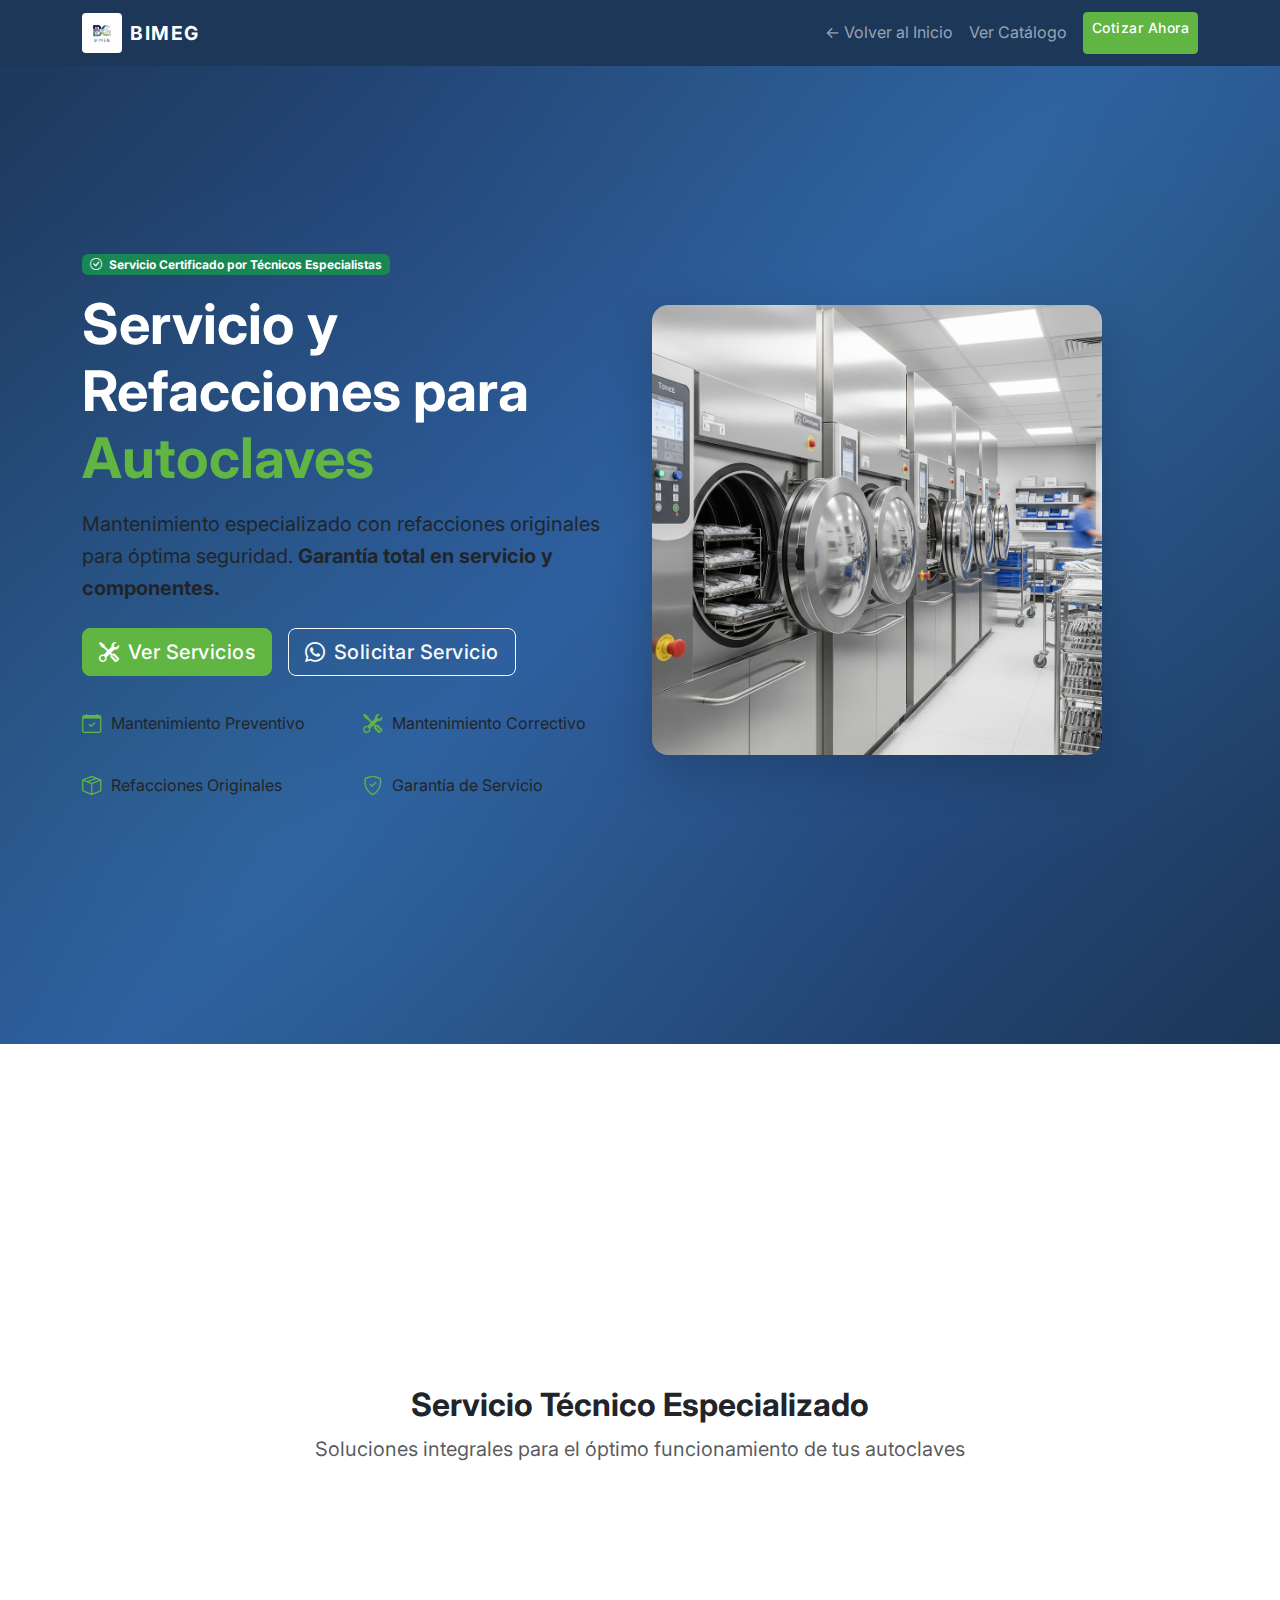
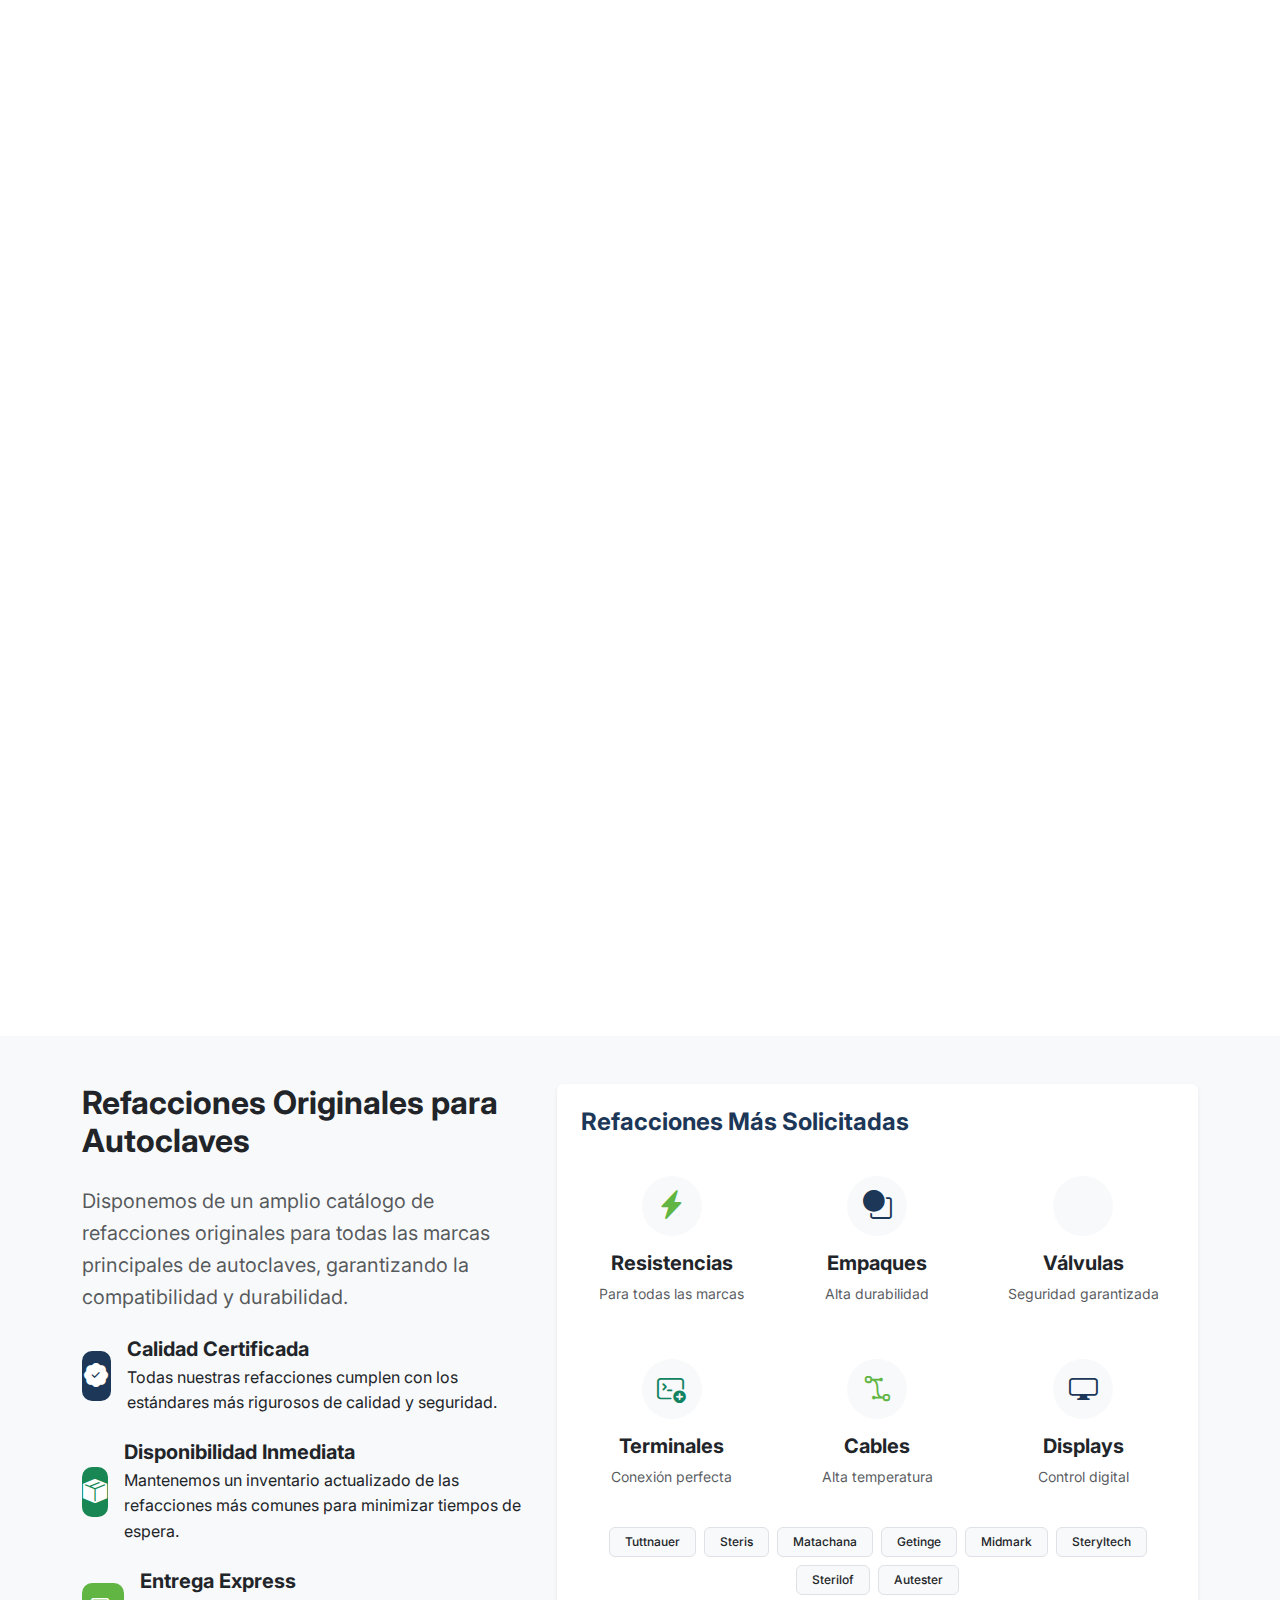
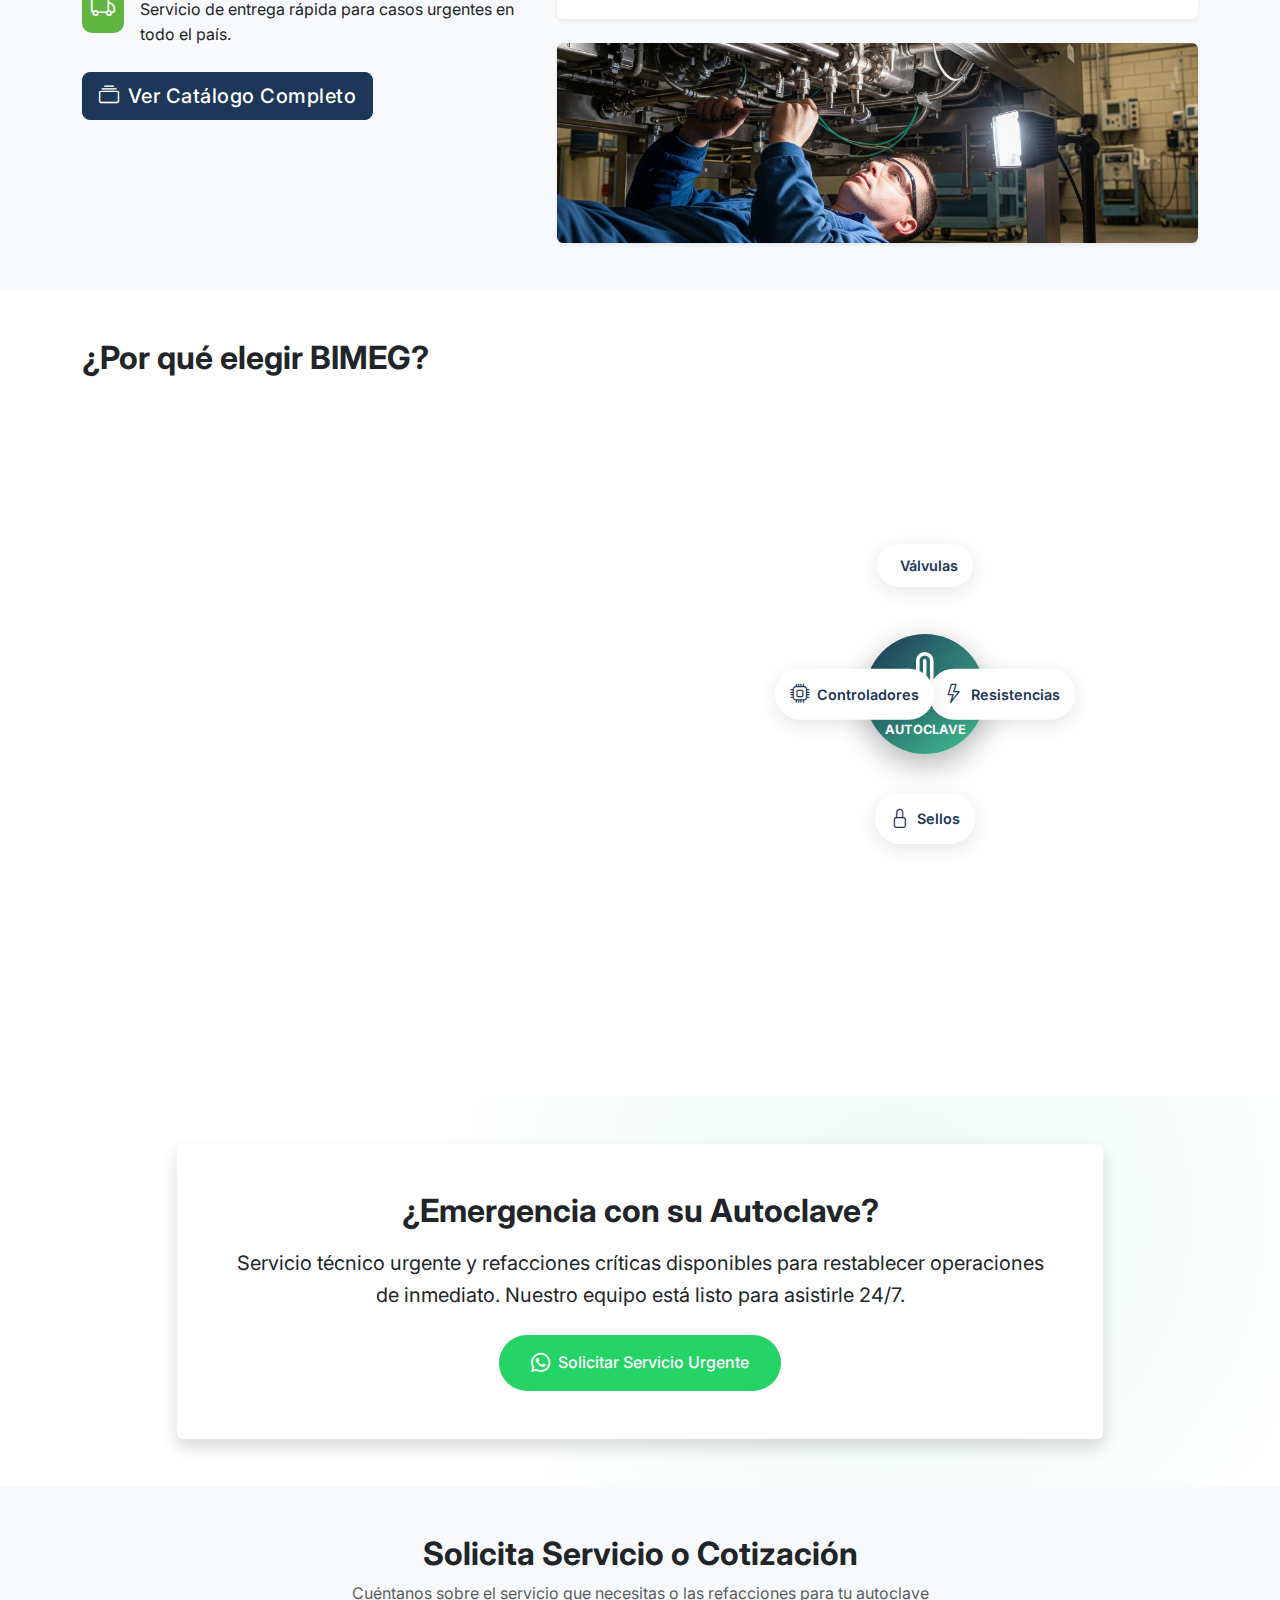
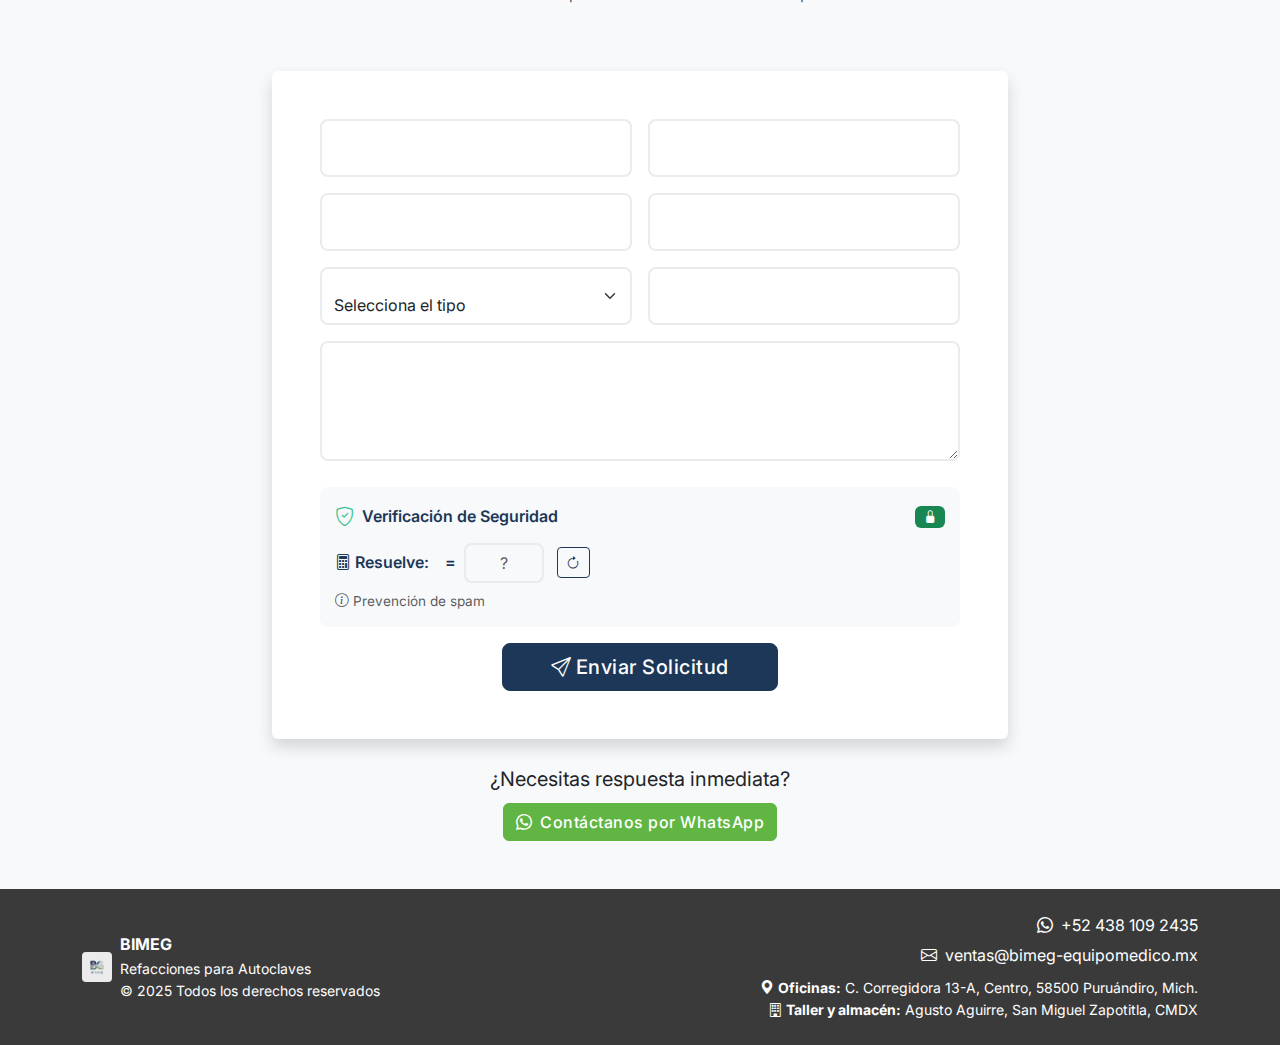
<file: landings/autoclaves.html>
<!DOCTYPE html>
<html lang="es">
<head>
    <meta charset="UTF-8">
    <meta name="viewport" content="width=device-width, initial-scale=1.0">
    <title>Mantenimiento y Refacciones para Autoclaves | BIMEG - Especialistas Biomédicos</title>
    <meta name="description" content="Servicio preventivo y correctivo para autoclaves, con refacciones originales. Mantenimiento especializado, calibración y reparación con garantía total en México.">
    <meta name="keywords" content="mantenimiento autoclaves, servicio preventivo autoclaves, calibración temperatura autoclave, reemplazo empaque puerta, limpieza cámara autoclave, refacciones autoclaves, válvulas autoclave, resistencias autoclave">
    
    <!-- Google tag (gtag.js) -->
    <script async src="https://www.googletagmanager.com/gtag/js?id=AW-16613986381"></script>
    <script>
      window.dataLayer = window.dataLayer || [];
      function gtag(){dataLayer.push(arguments);}
      gtag('js', new Date());

      gtag('config', 'AW-16613986381');
    </script>
    
    <!-- Structured Data for SEO -->
    <script type="application/ld+json">
    {
      "@context": "https://schema.org",
      "@type": "Service",
      "name": "Servicio de Mantenimiento para Autoclaves",
      "provider": {
        "@type": "Organization",
        "name": "BIMEG - Especialistas Biomédicos"
      },
      "serviceType": ["Mantenimiento Preventivo", "Mantenimiento Correctivo"],
      "offers": {
        "@type": "Offer",
        "availability": "https://schema.org/InStock"
      },
      "areaServed": {
        "@type": "Country",
        "name": "México"
      }
    }
    </script>
    
    <!-- Favicon -->
    <link rel="icon" type="image/jpeg" href="../assets/images/Logo_Bimeg_V3.jpeg">
    
    <!-- Bootstrap CSS -->
    <link href="https://cdn.jsdelivr.net/npm/bootstrap@5.3.2/dist/css/bootstrap.min.css" rel="stylesheet">
    <!-- Bootstrap Icons -->
    <link rel="stylesheet" href="https://cdn.jsdelivr.net/npm/bootstrap-icons@1.11.2/font/bootstrap-icons.css">
    <!-- Custom CSS -->
    <link rel="stylesheet" href="../css/styles.css">
    <link rel="stylesheet" href="css/landing.css">
    <link rel="stylesheet" href="css/landing-minimal.css">
    <link href="https://fonts.googleapis.com/css2?family=Inter:wght@400;500;600;700&display=swap" rel="stylesheet">
</head>
<body>
    <!-- Navigation -->
    <nav class="navbar navbar-expand-lg navbar-dark bg-primary fixed-top">
        <div class="container">
            <a class="navbar-brand fw-bold d-flex align-items-center" href="../index.html">
                <img src="../assets/images/Logo_Bimeg_V3.jpeg" alt="Bimeg Logo" class="logo-navbar me-2">
                <span class="brand-text">BIMEG</span>
            </a>
            <button class="navbar-toggler" type="button" data-bs-toggle="collapse" data-bs-target="#navbarLanding" aria-controls="navbarLanding" aria-expanded="false" aria-label="Toggle navigation">
                <span class="navbar-toggler-icon"></span>
            </button>
            <div class="collapse navbar-collapse" id="navbarLanding">
                <div class="navbar-nav ms-auto">
                    <a class="nav-link" href="../index.html">← Volver al Inicio</a>
                    <a class="nav-link" href="../catalogo.html">Ver Catálogo</a>
                    <a class="btn btn-accent btn-sm ms-2" href="#contact">Cotizar Ahora</a>
                </div>
            </div>
        </div>
    </nav>

    <!-- Hero Section -->
    <section class="hero-landing">
        <div class="container">
            <div class="row align-items-center min-vh-100">
                <div class="col-lg-6">
                    <div class="hero-content">
                        <div class="badge bg-success mb-3">
                            <i class="bi bi-check-circle me-1"></i>
                            Servicio Certificado por Técnicos Especialistas
                        </div>
                        <h1 class="display-4 fw-bold text-white mb-3">
                            Servicio y Refacciones para <span class="text-accent">Autoclaves</span>
                        </h1>
                        <p class="fs-5 text-white-75 mb-4">
                            Mantenimiento especializado con refacciones originales para óptima seguridad.
                            <strong>Garantía total en servicio y componentes.</strong>
                        </p>
                        <div class="d-flex flex-column flex-sm-row gap-3 mb-4">
                            <a href="#servicios" class="btn btn-accent btn-lg">
                                <i class="bi bi-tools me-2"></i>Ver Servicios
                            </a>
                            <a href="https://wa.me/5214381092435?text=Hola%2C%20estoy%20interesado%20en%20solicitar%20servicio%20para%20una%20autoclave." target="_blank" class="btn btn-outline-light btn-lg">
                                <i class="bi bi-whatsapp me-2"></i>Solicitar Servicio
                            </a>
                        </div>
                        <div class="hero-features">
                            <div class="row g-3">
                                <div class="col-6">
                                    <div class="feature-item">
                                        <i class="bi bi-calendar-check text-accent"></i>
                                        <span class="text-white-75">Mantenimiento Preventivo</span>
                                    </div>
                                </div>
                                <div class="col-6">
                                    <div class="feature-item">
                                        <i class="bi bi-tools text-accent"></i>
                                        <span class="text-white-75">Mantenimiento Correctivo</span>
                                    </div>
                                </div>
                                <div class="col-6">
                                    <div class="feature-item">
                                        <i class="bi bi-box-seam text-accent"></i>
                                        <span class="text-white-75">Refacciones Originales</span>
                                    </div>
                                </div>
                                <div class="col-6">
                                    <div class="feature-item">
                                        <i class="bi bi-shield-check text-accent"></i>
                                        <span class="text-white-75">Garantía de Servicio</span>
                                    </div>
                                </div>
                            </div>
                        </div>
                    </div>
                </div>
                <div class="col-lg-6">
                    <div class="hero-visual">
                        <img src="../assets/images/maquinasAnestesia/Autocalves.jpg" alt="Servicio técnico de autoclaves" class="img-fluid rounded-4 shadow-lg" style="max-height: 450px; object-fit: cover;">
                    </div>
                </div>
            </div>
        </div>
    </section>

    <!-- Stats Section -->
    <section class="stats-landing py-5 bg-white">
        <div class="container">
            <div class="row text-center">
                <div class="col-md-3 col-6">
                    <div class="stat-item">
                        <div class="stat-icon">
                            <i class="bi bi-building text-primary"></i>
                        </div>
                        <h3 class="fw-bold text-primary">150+</h3>
                        <p class="text-muted">Autoclaves Atendidas</p>
                    </div>
                </div>
                <div class="col-md-3 col-6">
                    <div class="stat-item">
                        <div class="stat-icon">
                            <i class="bi bi-calendar-check text-success"></i>
                        </div>
                        <h3 class="fw-bold text-success">98%</h3>
                        <p class="text-muted">Tasa de Satisfacción</p>
                    </div>
                </div>
                <div class="col-md-3 col-6">
                    <div class="stat-item">
                        <div class="stat-icon">
                            <i class="bi bi-clock text-warning"></i>
                        </div>
                        <h3 class="fw-bold text-warning">24h</h3>
                        <p class="text-muted">Respuesta Técnica</p>
                    </div>
                </div>
                <div class="col-md-3 col-6">
                    <div class="stat-item">
                        <div class="stat-icon">
                            <i class="bi bi-shield-check text-accent"></i>
                        </div>
                        <h3 class="fw-bold text-accent">100%</h3>
                        <p class="text-muted">Garantía de Servicio</p>
                    </div>
                </div>
            </div>
        </div>
    </section>
    
    <!-- Services Section -->
    <section id="servicios" class="py-5 section-gradient">
        <div class="container">
            <div class="row mb-5">
                <div class="col-12 text-center">
                    <h2 class="fw-bold mb-2">Servicio Técnico Especializado</h2>
                    <p class="text-muted fs-5">Soluciones integrales para el óptimo funcionamiento de tus autoclaves</p>
                </div>
            </div>
            
            <div class="row g-4 align-items-stretch mb-5">
                <!-- Preventive Service -->
                <div class="col-lg-6">
                    <div class="service-card h-100">
                        <div class="service-header bg-primary text-white p-4 rounded-top">
                            <div class="d-flex align-items-center">
                                <div class="service-icon">
                                    <i class="bi bi-calendar-check display-5"></i>
                                </div>
                                <div class="ms-3">
                                    <h3 class="fw-bold mb-0">Mantenimiento Preventivo</h3>
                                    <p class="mb-0">Programado para maximizar la vida útil de tu equipo</p>
                                </div>
                            </div>
                        </div>
                        <div class="service-body p-4 bg-white rounded-bottom shadow">
                            <p class="lead mb-4">Mantenimiento diseñado para prolongar la vida útil del equipo, prevenir fallas y garantizar una esterilización eficiente y confiable.</p>
                            
                            <h5 class="fw-bold mb-3"><i class="bi bi-clipboard-check text-primary me-2"></i>Protocolo de Mantenimiento</h5>
                            <ul class="service-list mb-4">
                                <li><i class="bi bi-check-circle-fill text-primary me-2"></i>Reemplazo de empaque de puerta para asegurar un sellado hermético</li>
                                <li><i class="bi bi-check-circle-fill text-primary me-2"></i>Sustitución de empaque del generador para prevenir fugas de vapor</li>
                                <li><i class="bi bi-check-circle-fill text-primary me-2"></i>Inspección y reemplazo de juegos de resistencias</li>
                                <li><i class="bi bi-check-circle-fill text-primary me-2"></i>Revisión y/o reemplazo de válvulas solenoides</li>
                                <li><i class="bi bi-check-circle-fill text-primary me-2"></i>Limpieza profunda de la cámara de esterilización</li>
                                <li><i class="bi bi-check-circle-fill text-primary me-2"></i>Limpieza del generador de vapor y eliminación de sedimentos</li>
                                <li><i class="bi bi-check-circle-fill text-primary me-2"></i>Calibración de sensores de temperatura y presión</li>
                                <li><i class="bi bi-check-circle-fill text-primary me-2"></i>Verificación y reemplazo de válvulas check y trampas de agua</li>
                            </ul>
                            
                            <h5 class="fw-bold mb-3"><i class="bi bi-patch-check text-success me-2"></i>Beneficios</h5>
                            <div class="row g-3 mb-4">
                                <div class="col-md-6">
                                    <div class="benefit-chip">
                                        <i class="bi bi-graph-up"></i>
                                        <span>Mayor vida útil del equipo</span>
                                    </div>
                                </div>
                                <div class="col-md-6">
                                    <div class="benefit-chip">
                                        <i class="bi bi-shield-check"></i>
                                        <span>Esterilización garantizada</span>
                                    </div>
                                </div>
                                <div class="col-md-6">
                                    <div class="benefit-chip">
                                        <i class="bi bi-cash-coin"></i>
                                        <span>Ahorro en reparaciones</span>
                                    </div>
                                </div>
                                <div class="col-md-6">
                                    <div class="benefit-chip">
                                        <i class="bi bi-clipboard-data"></i>
                                        <span>Documentación de servicio</span>
                                    </div>
                                </div>
                            </div>
                            
                            <a href="https://wa.me/5214381092435?text=Hola%2C%20estoy%20interesado%20en%20mantenimiento%20preventivo%20para%20autoclave." target="_blank" class="btn btn-primary">Solicitar Mantenimiento Preventivo</a>
                        </div>
                    </div>
                </div>
                
                <!-- Corrective Service -->
                <div class="col-lg-6">
                    <div class="service-card h-100">
                        <div class="service-header bg-accent text-white p-4 rounded-top">
                            <div class="d-flex align-items-center">
                                <div class="service-icon">
                                    <i class="bi bi-tools display-5"></i>
                                </div>
                                <div class="ms-3">
                                    <h3 class="fw-bold mb-0">Mantenimiento Correctivo</h3>
                                    <p class="mb-0">Soluciones rápidas y efectivas ante cualquier falla</p>
                                </div>
                            </div>
                        </div>
                        <div class="service-body p-4 bg-white rounded-bottom shadow">
                            <p class="lead mb-4">Técnicos especializados listos para diagnosticar y resolver cualquier falla, minimizando tiempos de inactividad y restaurando rápidamente la operación del equipo.</p>
                            
                            <h5 class="fw-bold mb-3"><i class="bi bi-stars text-accent me-2"></i>¿Por qué elegirnos?</h5>
                            <ul class="service-list mb-4">
                                <li><i class="bi bi-check-circle-fill text-accent me-2"></i>Diagnóstico preciso y rápido de la falla</li>
                                <li><i class="bi bi-check-circle-fill text-accent me-2"></i>Técnicos certificados con amplia experiencia</li>
                                <li><i class="bi bi-check-circle-fill text-accent me-2"></i>Utilizamos únicamente refacciones originales</li>
                                <li><i class="bi bi-check-circle-fill text-accent me-2"></i>Reparación de componentes electrónicos y mecánicos</li>
                                <li><i class="bi bi-check-circle-fill text-accent me-2"></i>Validación post-reparación para garantizar seguridad</li>
                                <li><i class="bi bi-check-circle-fill text-accent me-2"></i>Tiempo de respuesta inmediato en emergencias</li>
                                <li><i class="bi bi-check-circle-fill text-accent me-2"></i>Servicio disponible para todas las marcas principales</li>
                                <li><i class="bi bi-check-circle-fill text-accent me-2"></i>Garantía por escrito en todas nuestras reparaciones</li>
                            </ul>
                            
                            <div class="emergency-service-box p-3 mb-4">
                                <div class="d-flex align-items-center">
                                    <div class="emergency-icon">
                                        <i class="bi bi-exclamation-triangle-fill text-warning"></i>
                                    </div>
                                    <div>
                                        <h5 class="fw-bold mb-1">Servicio de Emergencia</h5>
                                        <p class="mb-0">Entendemos lo crítico que es su autoclave para sus operaciones. Ofrecemos servicio prioritario para minimizar el tiempo de inactividad.</p>
                                    </div>
                                </div>
                            </div>
                            
                            <a href="https://wa.me/5214381092435?text=Hola%2C%20necesito%20una%20reparación%20urgente%20para%20autoclave." target="_blank" class="btn btn-accent">Solicitar Reparación Urgente</a>
                        </div>
                    </div>
                </div>
            </div>
            
         
        </div>
    </section>

    <!-- Products Section -->
    <section id="productos" class="py-5 bg-light">
        <div class="container">
            <div class="row">
                <div class="col-lg-5 mb-5 mb-lg-0">
                    <h2 class="fw-bold mb-4">Refacciones Originales para Autoclaves</h2>
                    <p class="text-muted fs-5 mb-4">Disponemos de un amplio catálogo de refacciones originales para todas las marcas principales de autoclaves, garantizando la compatibilidad y durabilidad.</p>
                    
                    <div class="d-flex align-items-center mb-4">
                        <div class="feature-icon-box bg-primary text-white me-3">
                            <i class="bi bi-patch-check-fill"></i>
                        </div>
                        <div>
                            <h5 class="fw-bold mb-1">Calidad Certificada</h5>
                            <p class="mb-0">Todas nuestras refacciones cumplen con los estándares más rigurosos de calidad y seguridad.</p>
                        </div>
                    </div>
                    
                    <div class="d-flex align-items-center mb-4">
                        <div class="feature-icon-box bg-success text-white me-3">
                            <i class="bi bi-box-seam-fill"></i>
                        </div>
                        <div>
                            <h5 class="fw-bold mb-1">Disponibilidad Inmediata</h5>
                            <p class="mb-0">Mantenemos un inventario actualizado de las refacciones más comunes para minimizar tiempos de espera.</p>
                        </div>
                    </div>
                    
                    <div class="d-flex align-items-center mb-4">
                        <div class="feature-icon-box bg-accent text-white me-3">
                            <i class="bi bi-truck"></i>
                        </div>
                        <div>
                            <h5 class="fw-bold mb-1">Entrega Express</h5>
                            <p class="mb-0">Servicio de entrega rápida para casos urgentes en todo el país.</p>
                        </div>
                    </div>
                    
                    <a href="../catalogo.html" class="btn btn-primary btn-lg">
                        <i class="bi bi-collection me-2"></i>Ver Catálogo Completo
                    </a>
                </div>
                
                <div class="col-lg-7">
                    <div class="refacciones-showcase p-4 bg-white rounded shadow-sm">
                        <h4 class="fw-bold mb-4 text-primary">Refacciones Más Solicitadas</h4>
                        
                        <div class="row g-4">
                            <div class="col-md-4 col-6">
                                <div class="refaccion-item text-center">
                                    <div class="refaccion-icon">
                                        <i class="bi bi-lightning-charge-fill text-warning"></i>
                                    </div>
                                    <h5 class="fw-bold">Resistencias</h5>
                                    <p class="small text-muted mb-0">Para todas las marcas</p>
                                </div>
                            </div>
                            <div class="col-md-4 col-6">
                                <div class="refaccion-item text-center">
                                    <div class="refaccion-icon">
                                        <i class="bi bi-circle-square text-primary"></i>
                                    </div>
                                    <h5 class="fw-bold">Empaques</h5>
                                    <p class="small text-muted mb-0">Alta durabilidad</p>
                                </div>
                            </div>
                            <div class="col-md-4 col-6">
                                <div class="refaccion-item text-center">
                                    <div class="refaccion-icon">
                                        <i class="bi bi-valve-fill text-success"></i>
                                    </div>
                                    <h5 class="fw-bold">Válvulas</h5>
                                    <p class="small text-muted mb-0">Seguridad garantizada</p>
                                </div>
                            </div>
                            <div class="col-md-4 col-6">
                                <div class="refaccion-item text-center">
                                    <div class="refaccion-icon">
                                        <i class="bi bi-terminal-plus text-info"></i>
                                    </div>
                                    <h5 class="fw-bold">Terminales</h5>
                                    <p class="small text-muted mb-0">Conexión perfecta</p>
                                </div>
                            </div>
                            <div class="col-md-4 col-6">
                                <div class="refaccion-item text-center">
                                    <div class="refaccion-icon">
                                        <i class="bi bi-bezier2 text-accent"></i>
                                    </div>
                                    <h5 class="fw-bold">Cables</h5>
                                    <p class="small text-muted mb-0">Alta temperatura</p>
                                </div>
                            </div>
                            <div class="col-md-4 col-6">
                                <div class="refaccion-item text-center">
                                    <div class="refaccion-icon">
                                        <i class="bi bi-display text-danger"></i>
                                    </div>
                                    <h5 class="fw-bold">Displays</h5>
                                    <p class="small text-muted mb-0">Control digital</p>
                                </div>
                            </div>
                        </div>
                        
                        <div class="text-center mt-4">
                            <div class="compatibility-badges d-flex flex-wrap justify-content-center gap-2">
                                <span class="badge bg-light text-dark border">Tuttnauer</span>
                                <span class="badge bg-light text-dark border">Steris</span>
                                <span class="badge bg-light text-dark border">Matachana</span>
                                <span class="badge bg-light text-dark border">Getinge</span>
                                <span class="badge bg-light text-dark border">Midmark</span>
                                <span class="badge bg-light text-dark border">Steryltech</span>
                                <span class="badge bg-light text-dark border">Sterilof</span>
                                <span class="badge bg-light text-dark border">Autester</span>
                            </div>
                        </div>
                    </div>
                    
                    <div class="mt-4">
                        <img src="../assets/images/maquinasAnestesia/AutoclaveServicio2.jpg" alt="Servicio técnico especializado" class="img-fluid rounded shadow-sm" style="width: 100%; height: 200px; object-fit: cover;">
                    </div>
                </div>
            </div>
        </div>
    </section>

    <!-- Benefits Section -->
    <section class="benefits-section py-5 bg-white">
        <div class="container">
            <div class="row align-items-center">
                <div class="col-lg-6">
                    <h2 class="fw-bold mb-4">¿Por qué elegir BIMEG?</h2>
                    <div class="benefits-list">
                        <div class="benefit-item">
                            <div class="benefit-icon">
                                <i class="bi bi-patch-check-fill text-success"></i>
                            </div>
                            <div class="benefit-content">
                                <h5>Refacciones Originales</h5>
                                <p>Trabajamos directamente con fabricantes para garantizar la autenticidad y calidad de cada componente.</p>
                            </div>
                        </div>
                        <div class="benefit-item">
                            <div class="benefit-icon">
                                <i class="bi bi-shield-fill-check text-primary"></i>
                            </div>
                            <div class="benefit-content">
                                <h5>Validación de Esterilización</h5>
                                <p>Verificamos el correcto funcionamiento después de la instalación garantizando la bioseguridad.</p>
                            </div>
                        </div>
                        <div class="benefit-item">
                            <div class="benefit-icon">
                                <i class="bi bi-lightning-charge text-warning"></i>
                            </div>
                            <div class="benefit-content">
                                <h5>Entrega Express</h5>
                                <p>Disponibilidad 24/7 para emergencias. Entrega en 24-48 horas en zona metropolitana.</p>
                            </div>
                        </div>
                        <div class="benefit-item">
                            <div class="benefit-icon">
                                <i class="bi bi-headset text-accent"></i>
                            </div>
                            <div class="benefit-content">
                                <h5>Soporte Técnico 24/7</h5>
                                <p>Línea directa para consultas técnicas y soporte especializado las 24 horas del día.</p>
                            </div>
                        </div>
                    </div>
                </div>
                <div class="col-lg-6">
                    <div class="benefits-visual">
                        <div class="circle-diagram">
                            <div class="center-circle">
                                <i class="bi bi-thermometer-high display-4 text-white"></i>
                                <span class="text-white fw-bold">AUTOCLAVE</span>
                            </div>
                            <div class="orbit-item orbit-1">
                                <i class="bi bi-valve"></i>
                                <span>Válvulas</span>
                            </div>
                            <div class="orbit-item orbit-2">
                                <i class="bi bi-lightning"></i>
                                <span>Resistencias</span>
                            </div>
                            <div class="orbit-item orbit-3">
                                <i class="bi bi-lock"></i>
                                <span>Sellos</span>
                            </div>
                            <div class="orbit-item orbit-4">
                                <i class="bi bi-cpu"></i>
                                <span>Controladores</span>
                            </div>
                        </div>
                    </div>
                </div>
            </div>
        </div>
    </section>

    <!-- CTA Section -->
    <section class="cta-section py-5 bg-gradient">
        <div class="container">
            <div class="row justify-content-center">
                <div class="col-lg-10">
                    <div class="card border-0 shadow">
                        <div class="card-body p-4 p-lg-5 text-center">
                            <h2 class="fw-bold mb-3">¿Emergencia con su Autoclave?</h2>
                            <p class="fs-5 mb-4">Servicio técnico urgente y refacciones críticas disponibles para restablecer operaciones de inmediato. Nuestro equipo está listo para asistirle 24/7.</p>
                            <a href="https://api.whatsapp.com/send?phone=5214381092435&text=Hola%2C%20necesito%20servicio%20urgente%20para%20mi%20autoclave" target="_blank" class="btn-whatsapp">
                                <i class="bi bi-whatsapp"></i>
                                Solicitar Servicio Urgente
                            </a>
                        </div>
                    </div>
                </div>
            </div>
        </div>
    </section>

    <!-- Contact Section -->
    <section id="contact" class="py-5 bg-light">
        <div class="container">
            <div class="row">
                <div class="col-12 text-center mb-5">
                    <h2 class="fw-bold">Solicita Servicio o Cotización</h2>
                    <p class="text-muted">Cuéntanos sobre el servicio que necesitas o las refacciones para tu autoclave</p>
                </div>
            </div>
            <div class="row justify-content-center">
                <div class="col-lg-8">
                    <div class="card border-0 shadow">
                        <div class="card-body p-5">
                            <form id="contactForm" class="contact-form">
                                <div class="row g-3">
                                    <div class="col-md-6">
                                        <div class="form-floating">
                                            <input type="text" class="form-control" id="contactName" name="name" placeholder="Tu nombre" required minlength="2">
                                            <label for="contactName">Nombre Completo *</label>
                                            <div class="invalid-feedback">
                                                Por favor ingrese un nombre válido
                                            </div>
                                        </div>
                                    </div>
                                    <div class="col-md-6">
                                        <div class="form-floating">
                                            <input type="email" class="form-control" id="contactEmail" name="email" placeholder="Tu email" required>
                                            <label for="contactEmail">Correo Electrónico *</label>
                                            <div class="invalid-feedback">
                                                Por favor ingrese un correo válido
                                            </div>
                                        </div>
                                    </div>
                                    <div class="col-md-6">
                                        <div class="form-floating">
                                            <input type="tel" class="form-control" id="contactPhone" name="phone" placeholder="Teléfono" required minlength="10">
                                            <label for="contactPhone">Teléfono *</label>
                                            <div class="invalid-feedback">
                                                Por favor ingrese un teléfono válido
                                            </div>
                                        </div>
                                    </div>
                                    <div class="col-md-6">
                                        <div class="form-floating">
                                            <input type="text" class="form-control" id="contactCompany" name="company" placeholder="Empresa">
                                            <label for="contactCompany">Empresa/Institución</label>
                                        </div>
                                    </div>
                                    <div class="col-md-6">
                                        <div class="form-floating">
                                            <select class="form-select" id="contactRequestType" name="requestType" required>
                                                <option value="">Selecciona el tipo</option>
                                                <option value="preventivo">Mantenimiento Preventivo</option>
                                                <option value="correctivo">Mantenimiento Correctivo</option>
                                                <option value="refacciones">Refacciones</option>
                                                <option value="calibracion">Calibración</option>
                                            </select>
                                            <label for="contactRequestType">Servicio Requerido *</label>
                                        </div>
                                    </div>
                                    <div class="col-md-6">
                                        <div class="form-floating">
                                            <input type="text" class="form-control" id="contactEquipment" name="equipment" placeholder="Marca y modelo">
                                            <label for="contactEquipment">Marca y Modelo del Autoclave</label>
                                        </div>
                                    </div>
                                    <div class="col-12">
                                        <div class="form-floating">
                                            <textarea class="form-control" id="contactMessage" name="message" style="height: 120px" placeholder="Describe tu necesidad" required></textarea>
                                            <label for="contactMessage">Describe tu necesidad *</label>
                                            <div class="invalid-feedback">
                                                Por favor describa su necesidad
                                            </div>
                                        </div>
                                    </div>

                                    <!-- Validación Anti-Robot -->
                                    <div class="col-12">
                                        <div class="security-validation-minimal">
                                            <div class="security-header-minimal">
                                                <i class="bi bi-shield-check security-icon-minimal"></i>
                                                <span class="security-title-minimal">Verificación de Seguridad</span>
                                                <span class="badge bg-success security-badge-minimal">
                                                    <i class="bi bi-lock-fill"></i>
                                                </span>
                                            </div>
                                            
                                            <!-- Honeypot (campo oculto para robots) -->
                                            <input type="text" name="website" id="contactWebsite" style="position: absolute; left: -9999px; opacity: 0;" tabindex="-1" autocomplete="off">
                                            
                                            <!-- CAPTCHA Matemático Minimalista -->
                                            <div class="math-captcha-minimal">
                                                <label for="contactMathCaptcha" class="form-label mb-2">
                                                    <i class="bi bi-calculator me-1"></i>
                                                    Resuelve: <span id="contactMathQuestion" class="math-question-minimal"></span> = 
                                                    <input type="text" class="form-control d-inline-block math-input-minimal" 
                                                        id="contactMathCaptcha" name="mathCaptcha" 
                                                        required placeholder="?" autocomplete="off">
                                                    <button type="button" class="btn btn-outline-primary btn-sm math-refresh-btn" 
                                                            onclick="generateContactMathCaptcha()" 
                                                            title="Generar nueva operación">
                                                        <i class="bi bi-arrow-clockwise"></i>
                                                    </button>
                                                </label>
                                                <div class="invalid-feedback">
                                                    Operación incorrecta
                                                </div>
                                                <small class="text-muted security-help-minimal">
                                                    <i class="bi bi-info-circle me-1"></i>Prevención de spam
                                                </small>
                                            </div>
                                        </div>
                                    </div>

                                    <!-- Campos ocultos -->
                                    <input type="hidden" id="contactMathAnswer" name="mathAnswer" value="">
                                    <input type="hidden" id="contactFormStartTime" name="formStartTime" value="">

                                    <div class="col-12 text-center">
                                        <button type="submit" class="btn btn-primary btn-lg px-5">
                                            <i class="bi bi-send me-1"></i>Enviar Solicitud
                                        </button>
                                    </div>
                                </div>
                            </form>
                        </div>
                    </div>
                </div>
            </div>
            
            <div class="row justify-content-center mt-4">
                <div class="col-lg-8 text-center">
                    <p class="mb-0">
                        <span class="d-block fs-5 mb-2">¿Necesitas respuesta inmediata?</span>
                        <a href="https://wa.me/5214381092435?text=Hola%2C%20necesito%20información%20sobre%20servicios%20para%20autoclave." target="_blank" class="btn btn-accent">
                            <i class="bi bi-whatsapp me-2"></i>Contáctanos por WhatsApp
                        </a>
                    </p>
                </div>
            </div>
        </div>
    </section>

    <!-- Footer -->
    <footer class="bg-dark text-white py-4">
        <div class="container">
            <div class="row align-items-center">
                <div class="col-md-6">
                    <div class="d-flex align-items-center mb-2 mb-md-0">
                        <img src="../assets/images/Logo_Bimeg_V3.jpeg" alt="Bimeg Logo" class="logo-footer me-2">
                        <div>
                            <p class="mb-0 fw-bold">BIMEG</p>
                            <p class="mb-0 small text-white-75">Refacciones para Autoclaves</p>
                            <p class="mb-0 small">&copy; 2025 Todos los derechos reservados</p>
                        </div>
                    </div>
                </div>
                <div class="col-md-6 text-md-end">
                    <div class="contact-info">
                        <p class="mb-1">
                            <i class="bi bi-whatsapp me-1"></i>
                            +52 438 109 2435
                        </p>
                        <p class="mb-0">
                            <i class="bi bi-envelope me-1"></i>
                            ventas@bimeg-equipomedico.mx
                        </p>
                        <div class="mt-2 small text-start text-md-end">
                            <p class="mb-0"><i class="bi bi-geo-alt-fill me-1"></i><strong>Oficinas:</strong> C. Corregidora 13-A, Centro, 58500 Puruándiro, Mich.</p>
                            <p class="mb-0"><i class="bi bi-building me-1"></i><strong>Taller y almacén:</strong> Agusto Aguirre, San Miguel Zapotitla, CMDX</p>
                        </div>
                    </div>
                </div>
            </div>
        </div>
    </footer>

    <!-- Bootstrap JS -->
    <script src="https://cdn.jsdelivr.net/npm/bootstrap@5.3.2/dist/js/bootstrap.bundle.min.js"></script>
    <!-- Main JS (para formulario y CAPTCHA) -->
    <script src="../js/main.js"></script>
    <!-- Landing JS -->
    <script src="js/landing.js"></script>
    
    <script>
        // Inicializar CAPTCHA al cargar la página
        document.addEventListener('DOMContentLoaded', function() {
            // Establecer el tiempo de inicio del formulario
            if (document.getElementById('contactFormStartTime')) {
                document.getElementById('contactFormStartTime').value = Date.now();
            }
            
            // Generar CAPTCHA
            if (typeof generateContactMathCaptcha === 'function') {
                generateContactMathCaptcha();
            }
            
            // Configurar validación del formulario
            if (typeof setupContactFormValidation === 'function') {
                setupContactFormValidation();
            }
            
            // Configurar tracking de conversión para el formulario
            const contactForm = document.getElementById('contactForm');
            if (contactForm) {
                contactForm.addEventListener('submit', function(event) {
                    // Prevenir envío por defecto para validación
                    event.preventDefault();
                    
                    // Validar el formulario
                    if (contactForm.checkValidity()) {
                        // Registrar la conversión con Google Ads
                        if (typeof gtag === 'function') {
                            gtag('event', 'conversion', {
                                'send_to': 'AW-16613986381/Z9HJCOzrkbsZEM2glfI9',
                                'value': 1.0,
                                'currency': 'MXN'
                            });
                            console.log('Conversión registrada correctamente');
                        }
                        
                        // Continuar con el envío del formulario después de un breve retraso
                        // para asegurar que el evento de conversión se registre
                        setTimeout(function() {
                            contactForm.submit();
                        }, 300);
                    } else {
                        // Marcar formulario como inválido para mostrar errores
                        event.stopPropagation();
                        contactForm.classList.add('was-validated');
                    }
                });
            }
        });
    </script>
</body>
</html>
</file>
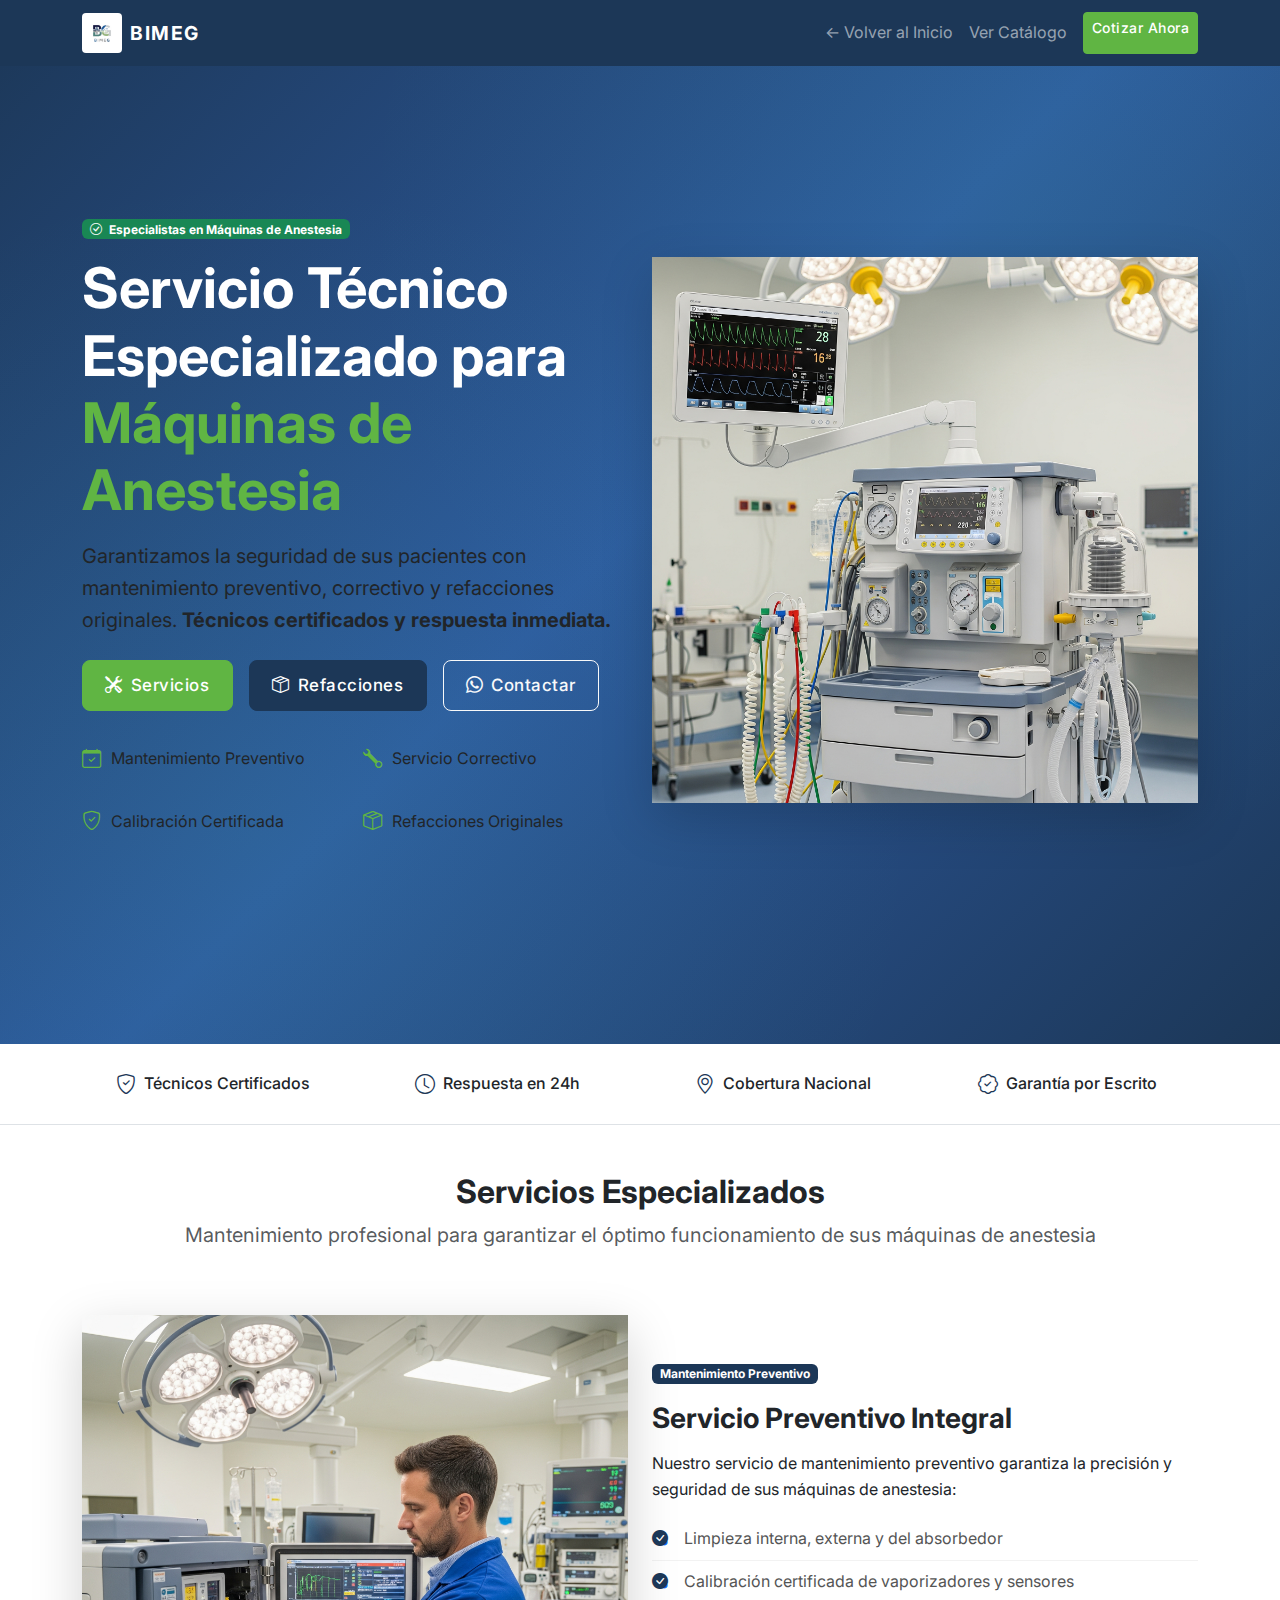
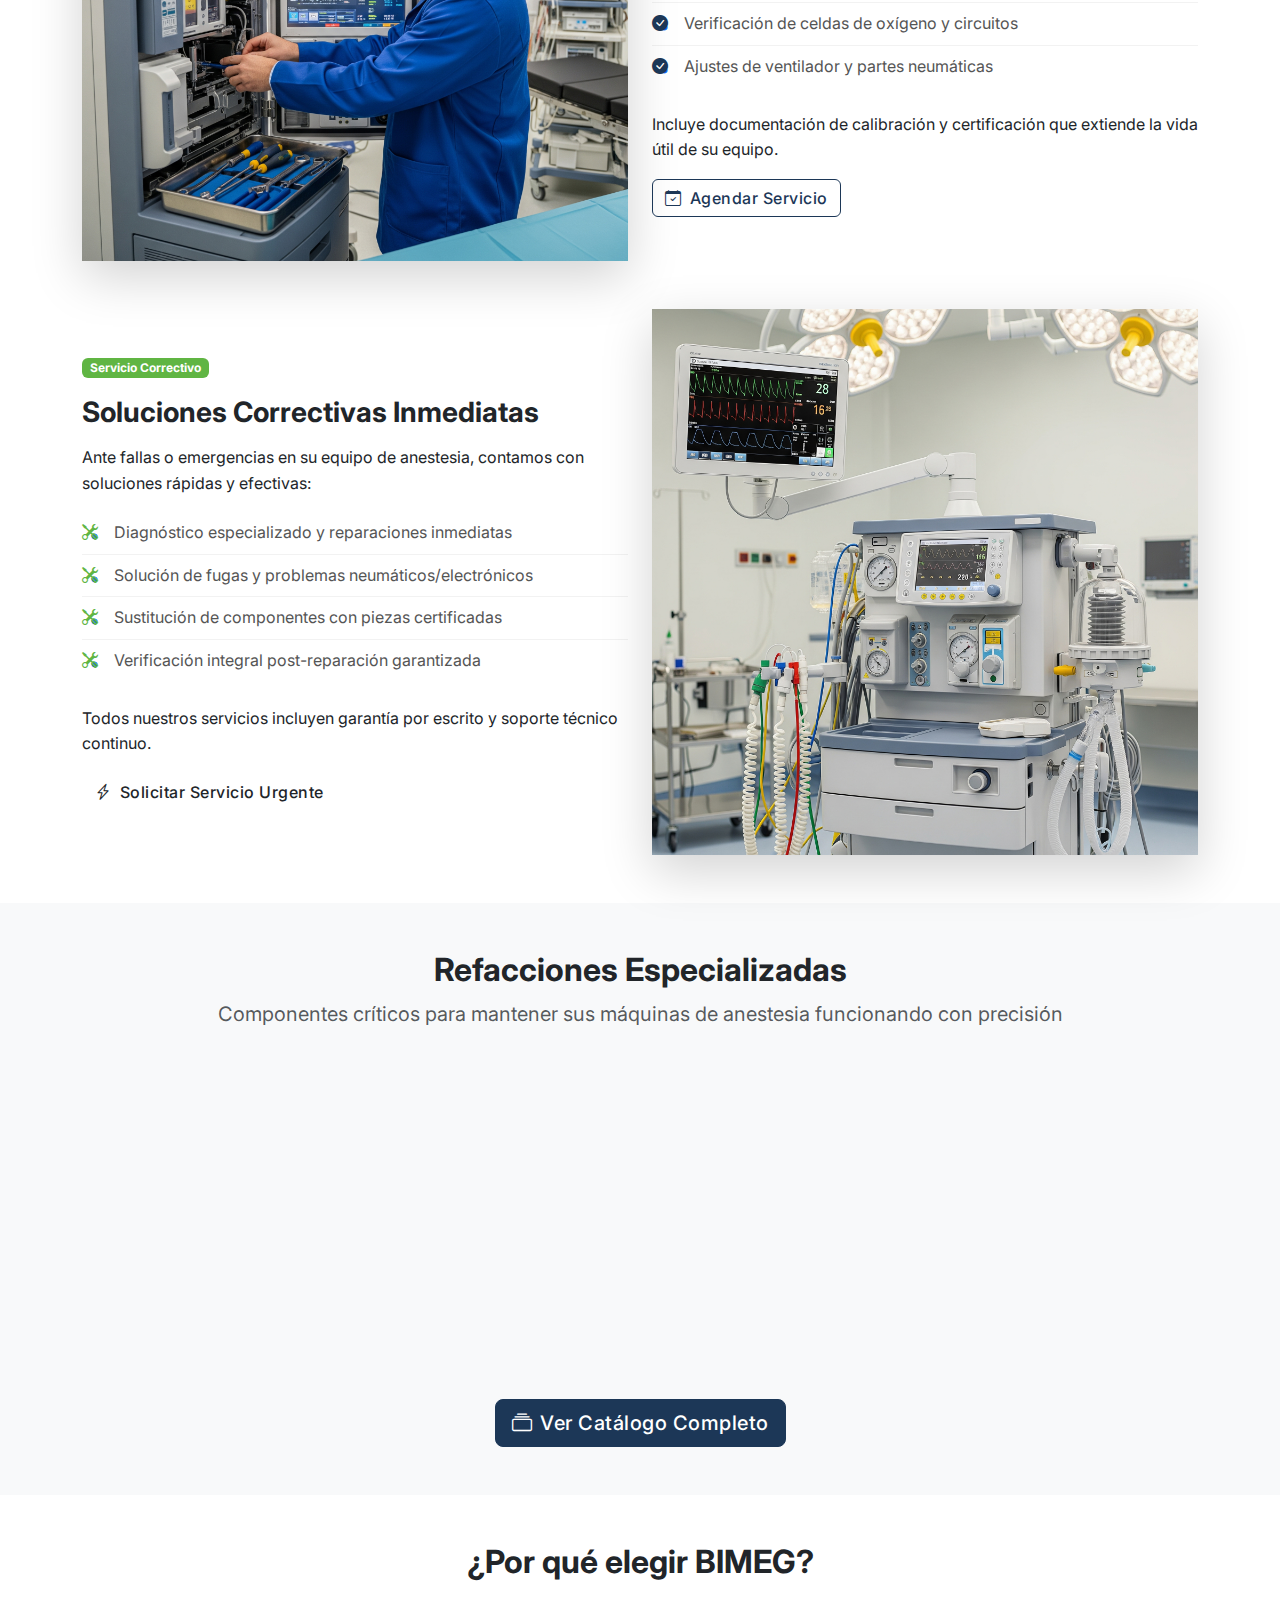
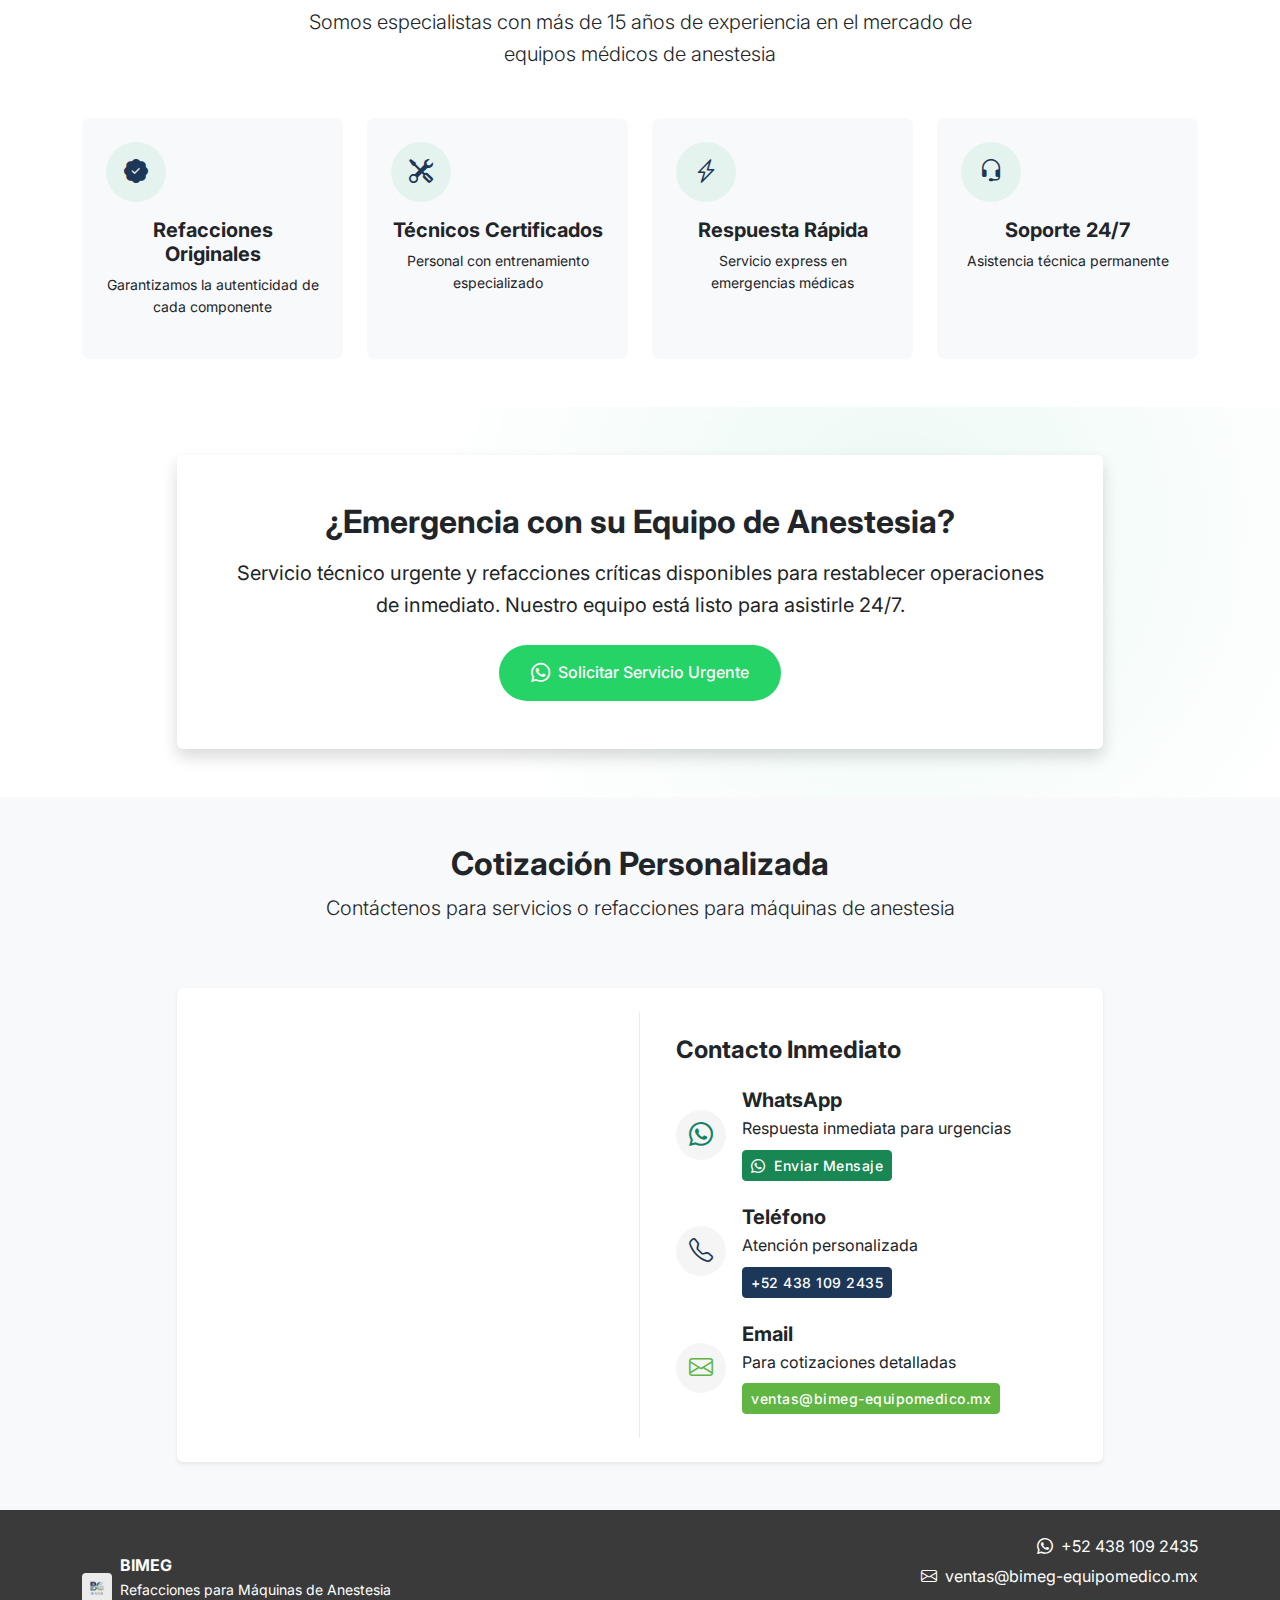
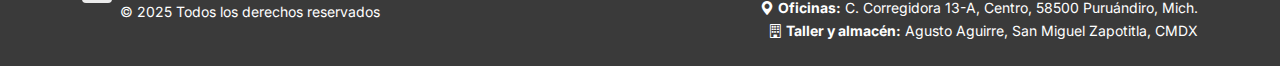
<file: landings/maquinas-anestesia.html>
<!DOCTYPE html>
<html lang="es">
<head>
    <meta charset="UTF-8">
    <meta name="viewport" content="width=device-width, initial-scale=1.0">
    <title>Mantenimiento y Refacciones para Máquinas de Anestesia | Servicio Especializado BIMEG</title>
    <meta name="description" content="Servicios de mantenimiento preventivo, correctivo y refacciones originales para máquinas de anestesia. Técnicos certificados, calibración especializada y reparaciones con garantía en todo México.">
    <meta name="keywords" content="mantenimiento máquinas anestesia, servicio preventivo anestesia, celda de oxígeno, calibración vaporizadores, monitor de signos vitales, circuito paciente, refacciones originales anestesia, reparación máquinas anestesia">
    
    <!-- Google tag (gtag.js) -->
    <script async src="https://www.googletagmanager.com/gtag/js?id=AW-16613986381"></script>
    <script>
      window.dataLayer = window.dataLayer || [];
      function gtag(){dataLayer.push(arguments);}
      gtag('js', new Date());

      gtag('config', 'AW-16613986381');
    </script>
    
    <!-- Favicon -->
    <link rel="icon" type="image/jpeg" href="../assets/images/Logo_Bimeg_V3.jpeg">
    
    <!-- Bootstrap CSS -->
    <link href="https://cdn.jsdelivr.net/npm/bootstrap@5.3.2/dist/css/bootstrap.min.css" rel="stylesheet">
    <!-- Bootstrap Icons -->
    <link rel="stylesheet" href="https://cdn.jsdelivr.net/npm/bootstrap-icons@1.11.2/font/bootstrap-icons.css">
    <!-- Custom CSS -->
    <link rel="stylesheet" href="../css/styles.css">
    <link rel="stylesheet" href="css/landing.css">
    <link rel="stylesheet" href="css/landing-minimal.css">
    <link href="https://fonts.googleapis.com/css2?family=Inter:wght@400;500;600;700&display=swap" rel="stylesheet">
</head>
<body>
    <!-- Navigation -->
    <nav class="navbar navbar-expand-lg navbar-dark bg-primary fixed-top">
        <div class="container">
            <a class="navbar-brand fw-bold d-flex align-items-center" href="../index.html">
                <img src="../assets/images/Logo_Bimeg_V3.jpeg" alt="Bimeg Logo" class="logo-navbar me-2">
                <span class="brand-text">BIMEG</span>
            </a>
            <button class="navbar-toggler" type="button" data-bs-toggle="collapse" data-bs-target="#navbarLanding" aria-controls="navbarLanding" aria-expanded="false" aria-label="Toggle navigation">
                <span class="navbar-toggler-icon"></span>
            </button>
            <div class="collapse navbar-collapse" id="navbarLanding">
                <div class="navbar-nav ms-auto">
                    <a class="nav-link" href="../index.html">← Volver al Inicio</a>
                    <a class="nav-link" href="../catalogo.html">Ver Catálogo</a>
                    <a class="btn btn-accent btn-sm ms-2" href="#contact">Cotizar Ahora</a>
                </div>
            </div>
        </div>
    </nav>

    <!-- Hero Section -->
    <section class="hero-landing">
        <div class="container">
            <div class="row align-items-center min-vh-100">
                <div class="col-lg-6">
                    <div class="hero-content">
                        <div class="badge bg-success mb-3">
                            <i class="bi bi-check-circle me-1"></i>
                            Especialistas en Máquinas de Anestesia
                        </div>
                        <h1 class="display-4 fw-bold text-white mb-3">
                            Servicio Técnico Especializado para <span class="text-accent">Máquinas de Anestesia</span>
                        </h1>
                        <p class="fs-5 text-white-75 mb-4">
                            Garantizamos la seguridad de sus pacientes con mantenimiento preventivo, correctivo y refacciones originales.
                            <strong>Técnicos certificados y respuesta inmediata.</strong>
                        </p>
                        <div class="d-flex flex-column flex-sm-row gap-3 mb-4">
                            <a href="#servicios" class="btn btn-accent btn-lg btn-responsive">
                                <i class="bi bi-tools me-2"></i>Servicios
                            </a>
                            <a href="#refacciones" class="btn btn-primary btn-lg btn-responsive">
                                <i class="bi bi-box-seam me-2"></i>Refacciones
                            </a>
                            <a href="https://api.whatsapp.com/send?phone=5214381092435&text=Hola,%20necesito%20información%20sobre%20servicio%20para%20máquinas%20de%20anestesia" target="_blank" class="btn btn-outline-light btn-lg btn-responsive">
                                <i class="bi bi-whatsapp me-2"></i>Contactar
                            </a>
                        </div>
                        <div class="hero-features">
                            <div class="row g-3">
                                <div class="col-6">
                                    <div class="feature-item">
                                        <i class="bi bi-calendar-check text-accent"></i>
                                        <span class="text-white-75">Mantenimiento Preventivo</span>
                                    </div>
                                </div>
                                <div class="col-6">
                                    <div class="feature-item">
                                        <i class="bi bi-wrench text-accent"></i>
                                        <span class="text-white-75">Servicio Correctivo</span>
                                    </div>
                                </div>
                                <div class="col-6">
                                    <div class="feature-item">
                                        <i class="bi bi-shield-check text-accent"></i>
                                        <span class="text-white-75">Calibración Certificada</span>
                                    </div>
                                </div>
                                <div class="col-6">
                                    <div class="feature-item">
                                        <i class="bi bi-box-seam text-accent"></i>
                                        <span class="text-white-75">Refacciones Originales</span>
                                    </div>
                                </div>
                            </div>
                        </div>
                    </div>
                </div>
                <div class="col-lg-6">
                    <div class="hero-visual">
                        <div class="equipment-image">
                            <img src="../assets/images/autoclaves/MaquinasAnestesia.jpg" alt="Servicio Técnico para Máquinas de Anestesia" class="img-fluid rounded-lg shadow-lg">
                        </div>
                    </div>
                </div>
            </div>
        </div>
    </section>

    <!-- Value Proposition Banner -->
    <section class="value-banner py-4 bg-white border-bottom">
        <div class="container">
            <div class="row justify-content-center text-center">
                <div class="col-md-3 col-6 mb-3 mb-md-0">
                    <div class="value-item">
                        <i class="bi bi-shield-check text-primary"></i>
                        <span>Técnicos Certificados</span>
                    </div>
                </div>
                <div class="col-md-3 col-6 mb-3 mb-md-0">
                    <div class="value-item">
                        <i class="bi bi-clock text-primary"></i>
                        <span>Respuesta en 24h</span>
                    </div>
                </div>
                <div class="col-md-3 col-6">
                    <div class="value-item">
                        <i class="bi bi-geo-alt text-primary"></i>
                        <span>Cobertura Nacional</span>
                    </div>
                </div>
                <div class="col-md-3 col-6">
                    <div class="value-item">
                        <i class="bi bi-patch-check text-primary"></i>
                        <span>Garantía por Escrito</span>
                    </div>
                </div>
            </div>
        </div>
    </section>

    <!-- Services Section -->
    <section id="servicios" class="py-5 section-gradient">
        <div class="container">
            <div class="row">
                <div class="col-12 text-center mb-5">
                    <h2 class="fw-bold">Servicios Especializados</h2>
                    <p class="text-muted fs-5">Mantenimiento profesional para garantizar el óptimo funcionamiento de sus máquinas de anestesia</p>
                </div>
            </div>
            
            <div class="row align-items-center mb-5">
                <div class="col-lg-6">
                    <img src="../assets/images/autoclaves/MaquinasAnestesia-Servicio.jpg" alt="Servicio Preventivo para Máquinas de Anestesia" class="img-fluid rounded-lg shadow-lg mb-4 mb-lg-0">
                </div>
                <div class="col-lg-6">
                    <div class="service-content">
                        <div class="service-badge mb-3">
                            <span class="badge bg-primary">Mantenimiento Preventivo</span>
                        </div>
                        <h3 class="fw-bold mb-3">Servicio Preventivo Integral</h3>
                        <p class="mb-3">Nuestro servicio de mantenimiento preventivo garantiza la precisión y seguridad de sus máquinas de anestesia:</p>
                        <ul class="service-list">
                            <li><i class="bi bi-check-circle-fill text-primary me-2"></i>Limpieza interna, externa y del absorbedor</li>
                            <li><i class="bi bi-check-circle-fill text-primary me-2"></i>Calibración certificada de vaporizadores y sensores</li>
                            <li><i class="bi bi-check-circle-fill text-primary me-2"></i>Verificación de celdas de oxígeno y circuitos</li>
                            <li><i class="bi bi-check-circle-fill text-primary me-2"></i>Ajustes de ventilador y partes neumáticas</li>
                        </ul>
                        <div class="mt-4">
                            <p>Incluye documentación de calibración y certificación que extiende la vida útil de su equipo.</p>
                            <a href="https://api.whatsapp.com/send?phone=5214381092435&text=Hola,%20me%20interesa%20el%20servicio%20preventivo%20para%20m%C3%A1quinas%20de%20anestesia" target="_blank" class="btn btn-outline-primary">
                                <i class="bi bi-calendar-check me-2"></i>Agendar Servicio
                            </a>
                        </div>
                    </div>
                </div>
            </div>
            
            <div class="row align-items-center flex-row-reverse">
                <div class="col-lg-6">
                    <img src="../assets/images/autoclaves/MaquinasAnestesia.jpg" alt="Servicio Correctivo para Máquinas de Anestesia" class="img-fluid rounded-lg shadow-lg mb-4 mb-lg-0">
                </div>
                <div class="col-lg-6">
                    <div class="service-content">
                        <div class="service-badge mb-3">
                            <span class="badge bg-accent">Servicio Correctivo</span>
                        </div>
                        <h3 class="fw-bold mb-3">Soluciones Correctivas Inmediatas</h3>
                        <p class="mb-3">Ante fallas o emergencias en su equipo de anestesia, contamos con soluciones rápidas y efectivas:</p>
                        <ul class="service-list">
                            <li><i class="bi bi-tools text-accent me-2"></i>Diagnóstico especializado y reparaciones inmediatas</li>
                            <li><i class="bi bi-tools text-accent me-2"></i>Solución de fugas y problemas neumáticos/electrónicos</li>
                            <li><i class="bi bi-tools text-accent me-2"></i>Sustitución de componentes con piezas certificadas</li>
                            <li><i class="bi bi-tools text-accent me-2"></i>Verificación integral post-reparación garantizada</li>
                        </ul>
                        <div class="mt-4">
                            <p>Todos nuestros servicios incluyen garantía por escrito y soporte técnico continuo.</p>
                            <a href="https://api.whatsapp.com/send?phone=5214381092435&text=Hola,%20necesito%20un%20servicio%20correctivo%20urgente%20para%20m%C3%A1quina%20de%20anestesia" target="_blank" class="btn btn-outline-accent">
                                <i class="bi bi-lightning-charge me-2"></i>Solicitar Servicio Urgente
                            </a>
                        </div>
                    </div>
                </div>
            </div>
        </div>
    </section>

    <!-- Products Section -->
    <section id="refacciones" class="py-5 bg-light">
        <div class="container">
            <div class="row">
                <div class="col-12 text-center mb-5">
                    <h2 class="fw-bold">Refacciones Especializadas</h2>
                    <p class="text-muted fs-5">Componentes críticos para mantener sus máquinas de anestesia funcionando con precisión</p>
                </div>
            </div>
            <div class="row g-4">
                <div class="col-lg-4 col-md-6 mb-4">
                    <div class="product-card-landing h-100">
                        <div class="d-flex align-items-center mb-3">
                            <i class="bi bi-lungs text-primary me-2"></i>
                            <h5 class="mb-0">Celdas de Oxígeno</h5>
                        </div>
                        <p>Sensores de alta precisión para monitoreo exacto de concentración de oxígeno. Compatibles con marcas líderes y garantía de calibración.</p>
                        <span class="badge bg-success">Disponibilidad Inmediata</span>
                    </div>
                </div>
                <div class="col-lg-4 col-md-6 mb-4">
                    <div class="product-card-landing h-100">
                        <div class="d-flex align-items-center mb-3">
                            <i class="bi bi-activity text-primary me-2"></i>
                            <h5 class="mb-0">Monitores de Signos Vitales</h5>
                        </div>
                        <p>Equipos y componentes para monitorización durante procedimientos anestésicos. Incluye sensores SpO2, NIBP y módulos de gases.</p>
                        <span class="badge bg-warning">Consultar Disponibilidad</span>
                    </div>
                </div>
                <div class="col-lg-4 col-md-6 mb-4">
                    <div class="product-card-landing h-100">
                        <div class="d-flex align-items-center mb-3">
                            <i class="bi bi-diagram-3 text-primary me-2"></i>
                            <h5 class="mb-0">Circuitos de Paciente</h5>
                        </div>
                        <p>Sistemas de respiración para conexión entre equipo y paciente. Disponibles en versiones adulto y pediátrico con filtros antibacterianos.</p>
                        <span class="badge bg-success">En Stock</span>
                    </div>
                </div>
            </div>
            <div class="text-center mt-5">
                <a href="../catalogo.html" class="btn btn-primary btn-lg">
                    <i class="bi bi-collection me-2"></i>Ver Catálogo Completo
                </a>
            </div>
        </div>
    </section>

    <!-- Benefits Section -->
    <section class="benefits-section py-5 bg-white">
        <div class="container">
            <div class="row justify-content-center">
                <div class="col-lg-8 text-center">
                    <h2 class="fw-bold mb-4">¿Por qué elegir BIMEG?</h2>
                    <p class="lead mb-5">Somos especialistas con más de 15 años de experiencia en el mercado de equipos médicos de anestesia</p>
                </div>
            </div>
            <div class="row g-4">
                <div class="col-md-3 col-6">
                    <div class="benefit-card text-center">
                        <div class="benefit-icon mb-3">
                            <i class="bi bi-patch-check-fill text-primary"></i>
                        </div>
                        <h5>Refacciones Originales</h5>
                        <p class="small">Garantizamos la autenticidad de cada componente</p>
                    </div>
                </div>
                <div class="col-md-3 col-6">
                    <div class="benefit-card text-center">
                        <div class="benefit-icon mb-3">
                            <i class="bi bi-tools text-primary"></i>
                        </div>
                        <h5>Técnicos Certificados</h5>
                        <p class="small">Personal con entrenamiento especializado</p>
                    </div>
                </div>
                <div class="col-md-3 col-6">
                    <div class="benefit-card text-center">
                        <div class="benefit-icon mb-3">
                            <i class="bi bi-lightning-charge text-primary"></i>
                        </div>
                        <h5>Respuesta Rápida</h5>
                        <p class="small">Servicio express en emergencias médicas</p>
                    </div>
                </div>
                <div class="col-md-3 col-6">
                    <div class="benefit-card text-center">
                        <div class="benefit-icon mb-3">
                            <i class="bi bi-headset text-primary"></i>
                        </div>
                        <h5>Soporte 24/7</h5>
                        <p class="small">Asistencia técnica permanente</p>
                    </div>
                </div>
            </div>
        </div>
    </section>

    <!-- CTA Section -->
    <section class="cta-section py-5 bg-gradient">
        <div class="container">
            <div class="row justify-content-center">
                <div class="col-lg-10">
                    <div class="card border-0 shadow">
                        <div class="card-body p-4 p-lg-5 text-center">
                            <h2 class="fw-bold mb-3">¿Emergencia con su Equipo de Anestesia?</h2>
                            <p class="fs-5 mb-4">Servicio técnico urgente y refacciones críticas disponibles para restablecer operaciones de inmediato. Nuestro equipo está listo para asistirle 24/7.</p>
                            <a href="https://api.whatsapp.com/send?phone=5214381092435&text=Hola%2C%20necesito%20servicio%20urgente%20para%20mi%20m%C3%A1quina%20de%20anestesia" target="_blank" class="btn-whatsapp">
                                <i class="bi bi-whatsapp"></i>
                                Solicitar Servicio Urgente
                            </a>
                        </div>
                    </div>
                </div>
            </div>
        </div>
    </section>

    <!-- Contact Section -->
    <section id="contact" class="py-5 bg-light">
        <div class="container">
            <div class="row justify-content-center">
                <div class="col-lg-8 text-center mb-5">
                    <h2 class="fw-bold">Cotización Personalizada</h2>
                    <p class="lead">Contáctenos para servicios o refacciones para máquinas de anestesia</p>
                </div>
            </div>
            <div class="row justify-content-center">
                <div class="col-lg-10">
                    <div class="card border-0 shadow-sm">
                        <div class="card-body p-4">
                            <div class="row">
                                <div class="col-lg-6 border-end contact-form-container">
                                    <!-- HubSpot Form -->
                                    <div class="hubspot-form-container py-2">
                                        <script charset="utf-8" type="text/javascript" src="//js.hsforms.net/forms/embed/v2.js"></script>
                                        <script>
                                            hbspt.forms.create({
                                                region: "na1",
                                                portalId: "23618396",
                                                formId: "b0c6f6ce-7a2e-486c-bcfa-e081ec82d9de",
                                                onFormSubmit: function($form) {
                                                    // Registrar la conversión con Google Ads
                                                    if (typeof gtag === 'function') {
                                                        gtag('event', 'conversion', {
                                                            'send_to': 'AW-16613986381/Z9HJCOzrkbsZEM2glfI9',
                                                            'value': 1.0,
                                                            'currency': 'MXN'
                                                        });
                                                        console.log("Conversión registrada correctamente");
                                                    }
                                                    console.log("Form submitted successfully");
                                                }
                                            });
                                        </script>
                                    </div>
                                </div>
                                <div class="col-lg-6">
                                    <div class="p-4">
                                        <h4 class="mb-4">Contacto Inmediato</h4>
                                        
                                        <div class="d-flex align-items-center mb-4">
                                            <div class="contact-icon me-3">
                                                <i class="bi bi-whatsapp text-success"></i>
                                            </div>
                                            <div>
                                                <h5 class="mb-1">WhatsApp</h5>
                                                <p class="mb-2">Respuesta inmediata para urgencias</p>
                                                <a href="https://api.whatsapp.com/send?phone=5214381092435&text=Hola,%20necesito%20una%20cotización%20para%20máquinas%20de%20anestesia" target="_blank" class="btn btn-success btn-sm">
                                                    <i class="bi bi-whatsapp me-1"></i> Enviar Mensaje
                                                </a>
                                            </div>
                                        </div>
                                        
                                        <div class="d-flex align-items-center mb-4">
                                            <div class="contact-icon me-3">
                                                <i class="bi bi-telephone text-primary"></i>
                                            </div>
                                            <div>
                                                <h5 class="mb-1">Teléfono</h5>
                                                <p class="mb-2">Atención personalizada</p>
                                                <a href="tel:+524381092435" class="btn btn-primary btn-sm">
                                                    +52 438 109 2435
                                                </a>
                                            </div>
                                        </div>
                                        
                                        <div class="d-flex align-items-center">
                                            <div class="contact-icon me-3">
                                                <i class="bi bi-envelope text-accent"></i>
                                            </div>
                                            <div>
                                                <h5 class="mb-1">Email</h5>
                                                <p class="mb-2">Para cotizaciones detalladas</p>
                                                <a href="mailto:ventas@bimeg-equipomedico.mx" class="btn btn-accent btn-sm">
                                                    ventas@bimeg-equipomedico.mx
                                                </a>
                                            </div>
                                        </div>
                                    </div>
                                </div>
                            </div>
                        </div>
                    </div>
                </div>
            </div>
        </div>
    </section>

    <!-- Footer -->
    <footer class="bg-dark text-white py-4">
        <div class="container">
            <div class="row align-items-center">
                <div class="col-md-6">
                    <div class="d-flex align-items-center mb-2 mb-md-0">
                        <img src="../assets/images/Logo_Bimeg_V3.jpeg" alt="Bimeg Logo" class="logo-footer me-2">
                        <div>
                            <p class="mb-0 fw-bold">BIMEG</p>
                            <p class="mb-0 small text-white-75">Refacciones para Máquinas de Anestesia</p>
                            <p class="mb-0 small">&copy; 2025 Todos los derechos reservados</p>
                        </div>
                    </div>
                </div>
                <div class="col-md-6 text-md-end">
                    <div class="contact-info">
                        <p class="mb-1">
                            <i class="bi bi-whatsapp me-1"></i>
                            +52 438 109 2435
                        </p>
                        <p class="mb-0">
                            <i class="bi bi-envelope me-1"></i>
                            ventas@bimeg-equipomedico.mx
                        </p>
                        <div class="mt-2 small text-start text-md-end">
                            <p class="mb-0"><i class="bi bi-geo-alt-fill me-1"></i><strong>Oficinas:</strong> C. Corregidora 13-A, Centro, 58500 Puruándiro, Mich.</p>
                            <p class="mb-0"><i class="bi bi-building me-1"></i><strong>Taller y almacén:</strong> Agusto Aguirre, San Miguel Zapotitla, CMDX</p>
                        </div>
                    </div>
                </div>
            </div>
        </div>
    </footer>

    <!-- Bootstrap JS -->
    <script src="https://cdn.jsdelivr.net/npm/bootstrap@5.3.2/dist/js/bootstrap.bundle.min.js"></script>
    <!-- Landing JS -->
    <script src="js/landing.js"></script>
</body>
</html>
</file>
<file: css/styles.css>
/* Custom Styles for Biomec */

:root {
    --primary-color: #1C3757;      /* Azul Oscuro - Confianza y Profesionalismo */
    --secondary-color: #128362;    /* Verde Azulado - Salud y Precisión */
    --tertiary-color: #60B543;     /* Verde Claro - Vitalidad e Innovación */
    --neutral-dark: #3A3A3A;       /* Gris Carbón - Elegancia y Sobriedad */
    --neutral-light: #D4D4D4;      /* Gris Claro - Minimalismo y Tecnología */
    --success-color: #128362;
    --warning-color: #60B543;
    --danger-color: #1C3757;
    --info-color: #128362;
    --light-color: #f8f9fa;
}

/* Global Styles */
body {
    font-family: 'Segoe UI', Tahoma, Geneva, Verdana, sans-serif;
    line-height: 1.6;
    scroll-behavior: smooth;
}

/* Navigation */
.navbar {
    backdrop-filter: blur(10px);
    transition: all 0.3s ease;
}

.navbar-brand {
    font-size: 1.5rem;
    letter-spacing: 1px;
}

/* Logo styles */
.logo-navbar {
    height: 40px;
    width: auto;
    transition: all 0.3s ease;
    border-radius: 4px;
}

.brand-text {
    font-weight: 700;
    letter-spacing: 1.5px;
}

@media (max-width: 768px) {
    .logo-navbar {
        height: 35px;
    }
    
    /* Hero section mobile improvements */
    .hero-section {
        padding-top: 70px; /* Navbar más pequeño en móvil */
    }
    
    .hero-section h1 {
        font-size: 2.2rem !important;
        line-height: 1.2;
    }
    
    .hero-section p {
        font-size: 1rem !important;
        line-height: 1.4;
    }
    
    .hero-section .btn {
        font-size: 0.95rem;
        padding: 0.6rem 1.2rem;
    }
}

@media (max-width: 576px) {
    .hero-section {
        padding-top: 65px; /* Aún más pequeño en móviles */
    }
    
    .hero-section h1 {
        font-size: 1.8rem !important;
        line-height: 1.1;
        margin-bottom: 1rem !important;
    }
    
    .hero-section p {
        font-size: 0.9rem !important;
        line-height: 1.3;
        margin-bottom: 1rem !important;
    }
}
    
    .brand-text {
        font-size: 1.2rem;
    }
}

.nav-link {
    transition: color 0.3s ease;
    font-weight: 500;
}

.nav-link:hover {
    color: var(--warning-color) !important;
}

/* Hero Section */
.hero-section {
    background: linear-gradient(135deg, var(--primary-color) 0%, var(--secondary-color) 100%);
    position: relative;
    overflow: hidden;
    padding-top: 80px; /* Espacio para el navbar fixed */
}

.hero-section::before {
    content: '';
    position: absolute;
    top: 0;
    left: 0;
    right: 0;
    bottom: 0;
    background: url('data:image/svg+xml,<svg xmlns="http://www.w3.org/2000/svg" viewBox="0 0 100 100"><defs><pattern id="grain" width="100" height="100" patternUnits="userSpaceOnUse"><circle cx="25" cy="25" r="1" fill="rgba(255,255,255,0.1)"/><circle cx="75" cy="75" r="1" fill="rgba(255,255,255,0.1)"/><circle cx="75" cy="25" r="1" fill="rgba(255,255,255,0.05)"/><circle cx="25" cy="75" r="1" fill="rgba(255,255,255,0.05)"/></pattern></defs><rect width="100" height="100" fill="url(%23grain)"/></svg>');
    opacity: 0.3;
}

.hero-image {
    text-align: center;
    animation: float 3s ease-in-out infinite;
}

/* Hero Logo Styles */
.hero-logo-container {
    position: relative;
}

.hero-logo {
    max-width: 200px;
    height: auto;
    opacity: 0.9;
    animation: logoGlow 2s ease-in-out infinite alternate;
    border-radius: 8px;
}

.hero-icon {
    opacity: 0.7;
}

@keyframes logoGlow {
    0% { 
        opacity: 0.9;
        transform: scale(1);
        box-shadow: 0 0 10px rgba(96, 181, 67, 0.3);
    }
    100% { 
        opacity: 1;
        transform: scale(1.02);
        box-shadow: 0 0 20px rgba(96, 181, 67, 0.5);
    }
}

@media (max-width: 768px) {
    .hero-logo {
        max-width: 150px;
    }
    
    .hero-icons {
        flex-direction: column !important;
        gap: 1rem !important;
    }
    
    .hero-icon-item {
        margin: 0 auto;
    }
}

/* Hero icon items styling */
.hero-icon-item {
    text-align: center;
    transition: transform 0.3s ease;
}

.hero-icon-item:hover {
    transform: translateY(-5px);
}

@keyframes float {
    0%, 100% { transform: translateY(0px); }
    50% { transform: translateY(-20px); }
}

/* Service Cards */
.service-card {
    transition: all 0.3s ease;
    cursor: pointer;
}

.service-card:hover {
    transform: translateY(-10px);
    box-shadow: 0 10px 30px rgba(0, 0, 0, 0.2) !important;
}

.service-icon {
    transition: transform 0.3s ease;
}

.service-card:hover .service-icon {
    transform: scale(1.1);
}

/* About Section */
.about-stats {
    transition: all 0.3s ease;
}

.about-stats:hover {
    transform: translateY(-5px);
}

/* Product Cards */
.product-card {
    transition: all 0.3s ease;
    cursor: pointer;
}

.product-card:hover {
    transform: translateY(-5px);
    box-shadow: 0 8px 25px rgba(0, 0, 0, 0.15) !important;
}

.product-icon {
    transition: transform 0.3s ease;
}

.product-card:hover .product-icon {
    transform: scale(1.2);
}

/* Contact Form */
.contact-form .form-control {
    background: rgba(255, 255, 255, 0.1);
    border: 1px solid rgba(255, 255, 255, 0.3);
    color: white;
}

.contact-form .form-control:focus {
    background: rgba(255, 255, 255, 0.15);
    border-color: var(--warning-color);
    box-shadow: 0 0 0 0.2rem rgba(255, 193, 7, 0.25);
    color: white;
}

.contact-form .form-floating > label {
    color: rgba(255, 255, 255, 0.7);
}

.contact-form .form-control:focus ~ label,
.contact-form .form-control:not(:placeholder-shown) ~ label {
    color: var(--warning-color);
}

/* Buttons */
.btn {
    transition: all 0.3s ease;
    font-weight: 500;
    letter-spacing: 0.5px;
}

.btn:hover {
    transform: translateY(-2px);
    box-shadow: 0 5px 15px rgba(0, 0, 0, 0.2);
}

/* Social Links */
.social-links a {
    transition: all 0.3s ease;
    font-size: 1.2rem;
}

.social-links a:hover {
    color: var(--tertiary-color) !important;
    transform: translateY(-3px);
}

/* Responsive Design */
@media (max-width: 768px) {
    .hero-section {
        text-align: center;
    }
    
    .display-4 {
        font-size: 2.5rem;
    }
    
    .hero-image {
        margin-top: 2rem;
    }
}

/* Smooth Scrolling for Navigation Links */
section {
    scroll-margin-top: 80px;
}

/* Loading Animation for Images */
.fade-in {
    opacity: 0;
    transform: translateY(30px);
    transition: all 0.6s ease;
}

.fade-in.visible {
    opacity: 1;
    transform: translateY(0);
}

/* Custom Scrollbar */
::-webkit-scrollbar {
    width: 8px;
}

::-webkit-scrollbar-track {
    background: #f1f1f1;
}

::-webkit-scrollbar-thumb {
    background: var(--primary-color);
    border-radius: 4px;
}

::-webkit-scrollbar-thumb:hover {
    background: var(--secondary-color);
}

/* Gradient Text */
.gradient-text {
    background: linear-gradient(45deg, var(--primary-color), var(--tertiary-color));
    -webkit-background-clip: text;
    -webkit-text-fill-color: transparent;
    background-clip: text;
}

/* Custom Badge */
.custom-badge {
    background: linear-gradient(45deg, var(--primary-color), var(--info-color));
    color: white;
    padding: 0.5rem 1rem;
    border-radius: 25px;
    font-weight: 500;
    font-size: 0.9rem;
}

/* Bootstrap Color Overrides */
.bg-primary {
    background-color: var(--primary-color) !important;
}

.text-primary {
    color: var(--primary-color) !important;
}

.btn-primary {
    background-color: var(--primary-color);
    border-color: var(--primary-color);
}

.btn-primary:hover {
    background-color: var(--secondary-color);
    border-color: var(--secondary-color);
}

.btn-outline-primary {
    color: var(--primary-color);
    border-color: var(--primary-color);
}

.btn-outline-primary:hover {
    background-color: var(--primary-color);
    border-color: var(--primary-color);
}

.text-success {
    color: var(--secondary-color) !important;
}

.text-warning {
    color: var(--tertiary-color) !important;
}

.btn-warning {
    background-color: var(--tertiary-color);
    border-color: var(--tertiary-color);
    color: white;
}

.btn-warning:hover {
    background-color: var(--secondary-color);
    border-color: var(--secondary-color);
    color: white;
}

.text-info {
    color: var(--secondary-color) !important;
}

.text-danger {
    color: var(--primary-color) !important;
}

/* Navigation hover effects */
.nav-link:hover {
    color: var(--tertiary-color) !important;
}

/* Navbar background with new color */
.navbar {
    background-color: var(--primary-color) !important;
}

/* Contact section background */
.bg-dark {
    background-color: var(--neutral-dark) !important;
}

/* Contact form styling with brand colors */
.contact-form .form-control:focus {
    background: rgba(255, 255, 255, 0.15);
    border-color: var(--tertiary-color);
    box-shadow: 0 0 0 0.2rem rgba(96, 181, 67, 0.25);
    color: white;
}

.contact-form .form-control:focus ~ label,
.contact-form .form-control:not(:placeholder-shown) ~ label {
    color: var(--tertiary-color);
}

/* Icons in contact section with brand colors */
.contact-section .display-6 {
    color: var(--tertiary-color) !important;
}

/* Statistics colors */
.about-stats h3.text-primary {
    color: var(--primary-color) !important;
}

.about-stats h3.text-success {
    color: var(--secondary-color) !important;
}

.about-stats h3.text-warning {
    color: var(--tertiary-color) !important;
}

/* Custom accent classes */
.text-accent {
    color: var(--tertiary-color) !important;
}

.btn-accent {
    background-color: var(--tertiary-color);
    border-color: var(--tertiary-color);
    color: white;
}

.btn-accent:hover {
    background-color: var(--secondary-color);
    border-color: var(--secondary-color);
    color: white;
}

.bg-accent {
    background-color: var(--tertiary-color) !important;
}

.text-tertiary {
    color: var(--secondary-color) !important;
}

/* Additional typography styles with new colors */
.text-neutral-dark {
    color: var(--neutral-dark) !important;
}

.text-neutral-light {
    color: var(--neutral-light) !important;
}

.bg-neutral-light {
    background-color: var(--neutral-light) !important;
}

.border-accent {
    border-color: var(--tertiary-color) !important;
}

/* Improved section backgrounds */
.section-bg-light {
    background-color: #f8f9fa;
    border-top: 3px solid var(--neutral-light);
}

/* Footer Logo Styles */
.logo-footer {
    height: 30px;
    width: auto;
    border-radius: 4px;
    opacity: 0.9;
}

/* About Section Logo */
.about-brand-logo {
    height: 60px;
    width: auto;
    opacity: 0.8;
    transition: all 0.3s ease;
    border-radius: 6px;
}

.about-content:hover .about-brand-logo {
    opacity: 1;
    transform: scale(1.05);
}

@media (max-width: 768px) {
    .about-brand-logo {
        height: 50px;
    }
}
</file>
<file: css/catalog.css>
/* ===================================
   CATÁLOGO - ESTILOS ESPECÍFICOS
   =================================== */

/* Catalog Hero Section */
.catalog-hero {
    padding-top: 100px;
    padding-bottom: 60px;
    min-height: 50vh;
    display: flex;
    align-items: center;
}

.catalog-hero-content {
    max-width: 800px;
    margin: 0 auto;
}

.catalog-stats {
    margin-top: 2rem;
}

.stat-item {
    text-align: center;
    padding: 0 1rem;
}

.stat-item h3 {
    margin-bottom: 0.25rem;
    font-size: 2rem;
}

.stat-item small {
    font-size: 0.9rem;
    font-weight: 500;
}

/* Filters Section */
.filters-section {
    border-bottom: 2px solid #e9ecef;
    box-shadow: 0 2px 10px rgba(0,0,0,0.05);
}

.filters-container {
    background: white;
    border-radius: 10px;
    padding: 1.5rem;
    box-shadow: 0 4px 15px rgba(0,0,0,0.1);
}

/* Products Grid */
.product-card {
    transition: all 0.3s ease;
    border: none;
    border-radius: 12px;
    overflow: hidden;
    box-shadow: 0 4px 15px rgba(0,0,0,0.1);
    height: 100%;
}

.product-card:hover {
    transform: translateY(-5px);
    box-shadow: 0 8px 25px rgba(0,0,0,0.15);
}

.product-image {
    height: 250px; /* Aumentada la altura para acomodar imágenes verticales */
    background: linear-gradient(135deg, #f8f9fa 0%, #e9ecef 100%);
    display: flex;
    align-items: center;
    justify-content: center;
    position: relative;
    overflow: hidden;
}

.product-image i {
    font-size: 3rem;
    color: var(--primary-color);
    opacity: 0.7;
}

/* Nuevos estilos para imágenes múltiples */
.product-image-container {
    width: 100%;
    height: 100%;
    position: relative;
    display: flex;
    align-items: center;
    justify-content: center;
}

.product-main-image {
    width: 100%;
    height: 100%;
    object-fit: contain; /* Cambiado de 'cover' a 'contain' para no recortar imágenes */
    transition: transform 0.3s ease;
    background-color: #ffffff; /* Fondo blanco para imágenes con transparencia */
}

.product-card:hover .product-main-image {
    transform: scale(1.05);
}

.product-icon-fallback {
    width: 100%;
    height: 100%;
    display: flex;
    align-items: center;
    justify-content: center;
    background: linear-gradient(135deg, #f8f9fa 0%, #e9ecef 100%);
}

.product-icon-fallback i {
    font-size: 3rem;
    color: var(--primary-color);
    opacity: 0.7;
}

.image-count-badge {
    position: absolute;
    bottom: 10px;
    left: 10px;
    background: rgba(0, 0, 0, 0.7);
    color: white;
    padding: 0.25rem 0.5rem;
    border-radius: 12px;
    font-size: 0.75rem;
    font-weight: 600;
    display: flex;
    align-items: center;
    gap: 0.25rem;
}

.image-count-badge i {
    font-size: 0.875rem;
    color: white;
    opacity: 1;
}

/* Galería de imágenes en modal */
.image-gallery {
    max-width: 100%;
}

.main-image-container {
    position: relative;
    border-radius: 8px;
    overflow: hidden;
    box-shadow: 0 4px 15px rgba(0, 0, 0, 0.1);
}

.thumbnails-container {
    max-height: 200px;
    overflow-y: auto;
}

.gallery-thumbnail {
    border: 2px solid transparent;
    transition: all 0.3s ease;
    border-radius: 6px !important;
}

.gallery-thumbnail:hover {
    border-color: var(--accent-color);
    transform: scale(1.05);
}

.gallery-thumbnail.active {
    border-color: var(--primary-color);
    box-shadow: 0 0 0 2px rgba(28, 55, 87, 0.3);
}

.single-image {
    border-radius: 8px;
    overflow: hidden;
    box-shadow: 0 4px 15px rgba(0, 0, 0, 0.1);
}

.product-badge {
    position: absolute;
    top: 10px;
    right: 10px;
    background: var(--primary-color);
    color: white;
    padding: 0.25rem 0.75rem;
    border-radius: 20px;
    font-size: 0.75rem;
    font-weight: 600;
}

.product-body {
    padding: 1.5rem;
}

.product-code {
    background: var(--neutral-light);
    color: var(--neutral-dark);
    padding: 0.25rem 0.75rem;
    border-radius: 15px;
    font-size: 0.75rem;
    font-weight: 600;
    display: inline-block;
    margin-bottom: 0.75rem;
}

.product-title {
    font-size: 1.1rem;
    font-weight: 700;
    color: var(--neutral-dark);
    margin-bottom: 0.5rem;
    line-height: 1.3;
}

.product-description {
    color: #6c757d;
    font-size: 0.9rem;
    line-height: 1.4;
    margin-bottom: 1rem;
}

.product-specs {
    margin-bottom: 1rem;
}

.spec-item {
    display: flex;
    justify-content: space-between;
    align-items: center;
    padding: 0.25rem 0;
    border-bottom: 1px solid #f1f3f4;
    font-size: 0.85rem;
}

.spec-item:last-child {
    border-bottom: none;
}

.spec-label {
    font-weight: 600;
    color: var(--neutral-dark);
}

.spec-value {
    color: var(--secondary-color);
    font-weight: 500;
}

.product-actions {
    display: flex;
    gap: 0.5rem;
    margin-top: auto;
}

.btn-quote {
    background: var(--primary-color);
    border-color: var(--primary-color);
    color: white;
    font-size: 0.85rem;
    padding: 0.5rem 1rem;
    border-radius: 6px;
    transition: all 0.3s ease;
    flex: 1;
}

.btn-quote:hover {
    background: var(--secondary-color);
    border-color: var(--secondary-color);
    color: white;
    transform: translateY(-1px);
}

.btn-details {
    background: transparent;
    border: 2px solid var(--tertiary-color);
    color: var(--tertiary-color);
    font-size: 0.85rem;
    padding: 0.5rem 1rem;
    border-radius: 6px;
    transition: all 0.3s ease;
    flex: 1;
}

.btn-details:hover {
    background: var(--tertiary-color);
    color: white;
    transform: translateY(-1px);
}

/* CTA Section */
.cta-section h2 {
    color: var(--neutral-dark);
}

/* Loading States */
.product-card.loading {
    opacity: 0.5;
    pointer-events: none;
}

.skeleton {
    background: linear-gradient(90deg, #f0f0f0 25%, #e0e0e0 50%, #f0f0f0 75%);
    background-size: 200% 100%;
    animation: loading 1.5s infinite;
}

@keyframes loading {
    0% { background-position: 200% 0; }
    100% { background-position: -200% 0; }
}

/* Filter Active States */
.filter-active {
    border-color: var(--primary-color) !important;
    box-shadow: 0 0 0 0.2rem rgba(28, 55, 87, 0.25) !important;
}

/* Category Badges */
.category-anestesia { background-color: #e3f2fd; color: #1976d2; }
.category-esterilizacion { background-color: #f3e5f5; color: #7b1fa2; }
.category-monitoreo { background-color: #e8f5e8; color: #388e3c; }
.category-respiratorio { background-color: #fff3e0; color: #f57c00; }
.category-cirugia { background-color: #fce4ec; color: #c2185b; }

/* Responsive Design */
@media (max-width: 768px) {
    .catalog-hero {
        padding-top: 90px;
        padding-bottom: 40px;
    }
    
    .catalog-stats {
        flex-direction: column;
        gap: 1rem;
    }
    
    .stat-item {
        padding: 0.5rem 0;
    }
    
    .filters-container {
        padding: 1rem;
    }
    
    .product-actions {
        flex-direction: column;
    }
    
    .product-image {
        height: 150px;
    }
    
    .product-body {
        padding: 1rem;
    }
}

@media (max-width: 576px) {
    .catalog-hero-content h1 {
        font-size: 2rem;
    }
    
    .company-name-box h5 {
        font-size: 0.9rem;
    }
    
    .stat-item h3 {
        font-size: 1.5rem;
    }
}

/* Animation for product cards appearing */
.product-card {
    animation: fadeInUp 0.6s ease forwards;
    opacity: 0;
    transform: translateY(20px);
}

.product-card:nth-child(1) { animation-delay: 0.1s; }
.product-card:nth-child(2) { animation-delay: 0.2s; }
.product-card:nth-child(3) { animation-delay: 0.3s; }
.product-card:nth-child(4) { animation-delay: 0.4s; }
.product-card:nth-child(5) { animation-delay: 0.5s; }
.product-card:nth-child(6) { animation-delay: 0.6s; }

@keyframes fadeInUp {
    to {
        opacity: 1;
        transform: translateY(0);
    }
}

/* Search highlight */
.search-highlight {
    background-color: rgba(255, 235, 59, 0.3);
    padding: 0.1rem 0.2rem;
    border-radius: 3px;
}

/* No results state */
.no-results {
    text-align: center;
    padding: 3rem 1rem;
    color: #6c757d;
}

.no-results i {
    font-size: 4rem;
    margin-bottom: 1rem;
    opacity: 0.5;
}
</file>
<file: landings/css/landing.css>
/* Landing Pages Styles for BIMEG */

/* Hero Landing Section */
.hero-landing {
    background: linear-gradient(135deg, #1c3757 0%, #2d5aa0 50%, #1c3757 100%);
    position: relative;
    overflow: hidden;
    padding-top: 80px; /* Añadir espacio para evitar que el contenido se oculte debajo del navbar */
}

.hero-landing::before {
    content: '';
    position: absolute;
    top: 0;
    left: 0;
    right: 0;
    bottom: 0;
    background-image: 
        radial-gradient(circle at 20% 80%, rgba(65, 195, 147, 0.1) 0%, transparent 50%),
        radial-gradient(circle at 80% 20%, rgba(65, 195, 147, 0.1) 0%, transparent 50%);
    z-index: 1;
}

.hero-content {
    position: relative;
    z-index: 2;
}

.hero-visual {
    position: relative;
    z-index: 2;
}

/* Equipment Showcase */
.equipment-showcase {
    position: relative;
    height: 400px;
    display: flex;
    align-items: center;
    justify-content: center;
}

.equipment-icon {
    background: rgba(255, 255, 255, 0.1);
    border-radius: 50%;
    width: 200px;
    height: 200px;
    display: flex;
    align-items: center;
    justify-content: center;
    backdrop-filter: blur(10px);
    border: 2px solid rgba(65, 195, 147, 0.3);
}

.floating-cards {
    position: absolute;
    top: 0;
    left: 0;
    right: 0;
    bottom: 0;
}

.floating-card {
    position: absolute;
    background: rgba(255, 255, 255, 0.95);
    padding: 15px 20px;
    border-radius: 10px;
    box-shadow: 0 10px 30px rgba(0, 0, 0, 0.2);
    display: flex;
    align-items: center;
    gap: 10px;
    font-weight: 600;
    animation: float 3s ease-in-out infinite;
}

.floating-card i {
    font-size: 1.5rem;
}

.card-1 {
    top: 20%;
    left: 10%;
    animation-delay: 0s;
}

.card-2 {
    top: 20%;
    right: 10%;
    animation-delay: 0.5s;
}

.card-3 {
    bottom: 20%;
    left: 10%;
    animation-delay: 1s;
}

.card-4 {
    bottom: 20%;
    right: 10%;
    animation-delay: 1.5s;
}

@keyframes float {
    0%, 100% { transform: translateY(0px); }
    50% { transform: translateY(-10px); }
}

@media (prefers-reduced-motion: reduce) {
    .floating-card {
        animation: none;
    }
    
    .orbit-item {
        animation: none;
        position: relative;
        margin: 10px auto;
        top: auto;
        left: auto;
        right: auto;
        bottom: auto;
        transform: none;
    }
}

/* Feature Items */
.feature-item {
    display: flex;
    align-items: center;
    gap: 10px;
    padding: 8px 0;
}

.feature-item i {
    font-size: 1.2rem;
}

/* Stats Section */
.stats-landing .stat-item {
    text-align: center;
    padding: 20px;
}

.stat-icon {
    background: rgba(65, 195, 147, 0.1);
    width: 60px;
    height: 60px;
    border-radius: 50%;
    display: flex;
    align-items: center;
    justify-content: center;
    margin: 0 auto 15px;
}

.stat-icon i {
    font-size: 1.5rem;
}

/* Product Cards Landing */
.product-card-landing {
    background: white;
    border-radius: 15px;
    padding: 30px 25px;
    text-align: center;
    height: 100%;
    box-shadow: 0 5px 25px rgba(0, 0, 0, 0.1);
    transition: transform 0.3s ease, box-shadow 0.3s ease;
    position: relative;
    overflow: hidden;
}

.product-card-landing::before {
    content: '';
    position: absolute;
    top: 0;
    left: 0;
    right: 0;
    height: 4px;
    background: linear-gradient(90deg, #1c3757, #41c393);
}

.product-card-landing:hover {
    transform: translateY(-5px);
    box-shadow: 0 15px 40px rgba(0, 0, 0, 0.15);
}

.product-card-landing .product-icon {
    background: rgba(65, 195, 147, 0.1);
    width: 80px;
    height: 80px;
    border-radius: 50%;
    display: flex;
    align-items: center;
    justify-content: center;
    margin: 0 auto 20px;
}

.product-card-landing .product-icon i {
    font-size: 2rem;
}

.product-card-landing h5 {
    color: #1c3757;
    margin-bottom: 20px;
    font-weight: 700;
}

.product-list {
    list-style: none;
    padding: 0;
    text-align: left;
    margin-bottom: 20px;
}

.product-list li {
    padding: 8px 0;
    border-bottom: 1px solid #f0f0f0;
    position: relative;
    padding-left: 20px;
    color: #666;
}

.product-list li::before {
    content: '✓';
    position: absolute;
    left: 0;
    color: #41c393;
    font-weight: bold;
}

.product-list li:last-child {
    border-bottom: none;
}

.product-badge {
    position: absolute;
    top: 15px;
    right: 15px;
}

/* Benefits Section */
.benefits-section {
    position: relative;
}

.benefit-item {
    display: flex;
    align-items: flex-start;
    gap: 20px;
    margin-bottom: 30px;
    padding: 20px;
    background: rgba(65, 195, 147, 0.05);
    border-radius: 10px;
    border-left: 4px solid #41c393;
}

.benefit-icon {
    background: rgba(65, 195, 147, 0.1);
    width: 60px;
    height: 60px;
    border-radius: 50%;
    display: flex;
    align-items: center;
    justify-content: center;
    flex-shrink: 0;
}

.benefit-icon i {
    font-size: 1.5rem;
}

.benefit-content h5 {
    color: #1c3757;
    margin-bottom: 10px;
    font-weight: 600;
}

.benefit-content p {
    color: #666;
    margin: 0;
    line-height: 1.6;
}

/* Benefits Visual */
.benefits-visual {
    display: flex;
    align-items: center;
    justify-content: center;
    height: 400px;
}

.circle-diagram {
    position: relative;
    width: 300px;
    height: 300px;
}

.center-circle {
    position: absolute;
    top: 50%;
    left: 50%;
    transform: translate(-50%, -50%);
    width: 120px;
    height: 120px;
    background: linear-gradient(135deg, #1c3757, #41c393);
    border-radius: 50%;
    display: flex;
    flex-direction: column;
    align-items: center;
    justify-content: center;
    text-align: center;
    box-shadow: 0 10px 30px rgba(0, 0, 0, 0.3);
}

.center-circle span {
    font-size: 0.8rem;
    margin-top: 5px;
}

.orbit-item {
    position: absolute;
    background: white;
    padding: 10px 15px;
    border-radius: 25px;
    box-shadow: 0 5px 20px rgba(0, 0, 0, 0.1);
    display: flex;
    align-items: center;
    gap: 8px;
    font-size: 0.9rem;
    font-weight: 600;
    color: #1c3757;
    animation: orbit 8s linear infinite;
}

.orbit-item i {
    font-size: 1.2rem;
}

.orbit-1 {
    top: 0;
    left: 50%;
    transform: translateX(-50%);
    animation-delay: 0s;
}

.orbit-2 {
    top: 50%;
    right: 0;
    transform: translateY(-50%);
    animation-delay: 2s;
}

.orbit-3 {
    bottom: 0;
    left: 50%;
    transform: translateX(-50%);
    animation-delay: 4s;
}

.orbit-4 {
    top: 50%;
    left: 0;
    transform: translateY(-50%);
    animation-delay: 6s;
}

@keyframes orbit {
    0% { opacity: 1; transform: scale(1) translateX(-50%); }
    25% { opacity: 0.7; transform: scale(0.9) translateX(-50%); }
    50% { opacity: 1; transform: scale(1) translateX(-50%); }
    75% { opacity: 0.7; transform: scale(0.9) translateX(-50%); }
    100% { opacity: 1; transform: scale(1) translateX(-50%); }
}

/* CTA Section */
.cta-section {
    background: linear-gradient(135deg, #1c3757 0%, #2d5aa0 100%);
    position: relative;
}

.cta-section::before {
    content: '';
    position: absolute;
    top: 0;
    left: 0;
    right: 0;
    bottom: 0;
    background-image: 
        radial-gradient(circle at 70% 30%, rgba(65, 195, 147, 0.1) 0%, transparent 50%);
}

.btn-cta {
    background: #41c393;
    border: none;
    padding: 15px 30px;
    font-size: 1.1rem;
    font-weight: 600;
    text-transform: uppercase;
    letter-spacing: 0.5px;
    box-shadow: 0 5px 20px rgba(65, 195, 147, 0.3);
    transition: all 0.3s ease;
}

.btn-cta:hover {
    background: #36a082;
    transform: translateY(-2px);
    box-shadow: 0 8px 25px rgba(65, 195, 147, 0.4);
}

.urgency-items {
    margin-top: 20px;
}

.urgency-items .d-flex {
    font-size: 1.1rem;
}

/* Service Cards Styling */
.service-card {
    border-radius: 10px;
    overflow: hidden;
    transition: all 0.3s ease;
}

.service-card:hover {
    transform: translateY(-5px);
    box-shadow: 0 15px 30px rgba(0, 0, 0, 0.1);
}

.service-header {
    position: relative;
    overflow: hidden;
}

.service-icon {
    width: 80px;
    height: 80px;
    display: flex;
    align-items: center;
    justify-content: center;
    border-radius: 50%;
    background: rgba(255, 255, 255, 0.2);
    flex-shrink: 0;
}

.service-list {
    list-style: none;
    padding: 0;
}

.service-list li {
    padding: 8px 0;
    position: relative;
    padding-left: 28px;
    color: #555;
}

.service-list li:before {
    content: '✓';
    position: absolute;
    left: 0;
    top: 8px;
    color: #41c393;
    font-weight: bold;
    font-size: 1.2rem;
}

.benefit-chip {
    display: flex;
    align-items: center;
    gap: 10px;
    background: rgba(65, 195, 147, 0.1);
    padding: 10px 15px;
    border-radius: 50px;
    color: #1c3757;
    font-weight: 500;
}

.benefit-chip i {
    color: #41c393;
    font-size: 1.2rem;
}

.emergency-service-box {
    background: rgba(255, 193, 7, 0.1);
    border-left: 4px solid #ffc107;
    border-radius: 5px;
}

.emergency-icon {
    font-size: 2rem;
    margin-right: 15px;
}

/* Testimonial Styling */
.testimonial-card {
    position: relative;
}

.testimonial-avatar {
    width: 60px;
    height: 60px;
    display: flex;
    align-items: center;
    justify-content: center;
    border-radius: 50%;
    background: rgba(65, 195, 147, 0.1);
    color: #41c393;
}

.testimonial-text {
    color: #555;
    font-size: 1.1rem;
    line-height: 1.7;
}

/* Refacciones Showcase */
.refacciones-showcase {
    position: relative;
}

.feature-icon-box {
    width: 50px;
    height: 50px;
    border-radius: 10px;
    display: flex;
    align-items: center;
    justify-content: center;
    font-size: 1.5rem;
}

.refaccion-item {
    padding: 15px;
    border-radius: 10px;
    transition: all 0.3s ease;
    height: 100%;
}

.refaccion-item:hover {
    background: rgba(65, 195, 147, 0.05);
    transform: translateY(-3px);
}

.refaccion-icon {
    width: 60px;
    height: 60px;
    display: flex;
    align-items: center;
    justify-content: center;
    margin: 0 auto 15px;
    background: #f8f9fa;
    border-radius: 50%;
    font-size: 1.8rem;
}

.compatibility-badges .badge {
    font-weight: 500;
    padding: 8px 15px;
}

/* Contact Form Enhancements */
.contact-form .form-control, 
.contact-form .form-select {
    border: 2px solid #e9ecef;
    border-radius: 8px;
    transition: border-color 0.3s ease, box-shadow 0.3s ease;
}

.contact-form .form-control:focus, 
.contact-form .form-select:focus {
    border-color: #41c393;
    box-shadow: 0 0 0 0.2rem rgba(65, 195, 147, 0.25);
}

.contact-form .form-label {
    font-weight: 600;
    color: #1c3757;
}

/* CAPTCHA y Seguridad */
.security-validation-minimal {
    background-color: #f8f9fa;
    border-radius: 8px;
    padding: 15px;
    margin-top: 10px;
}

.security-header-minimal {
    display: flex;
    align-items: center;
    margin-bottom: 10px;
}

.security-icon-minimal {
    font-size: 1.2rem;
    color: #41c393;
    margin-right: 8px;
}

.security-title-minimal {
    font-weight: 600;
    color: #1c3757;
}

.security-badge-minimal {
    margin-left: auto;
    font-size: 0.8rem;
}

.math-captcha-minimal {
    margin-top: 10px;
}

.math-captcha-minimal .form-label {
    display: flex;
    align-items: center;
    flex-wrap: wrap;
}

.math-question-minimal {
    font-weight: 600;
    margin: 0 8px;
}

.math-input-minimal {
    width: 80px !important;
    display: inline-block;
    margin: 0 8px;
    text-align: center;
}

.math-refresh-btn {
    padding: 4px 8px;
    margin-left: 5px;
}

.security-help-minimal {
    display: block;
    margin-top: 8px;
    font-size: 0.85rem;
}

/* Utility Classes for Responsive Typography */
.text-responsive-lg {
    font-size: calc(1.2rem + 0.6vw);
}

.text-responsive-md {
    font-size: calc(1rem + 0.4vw);
}

.text-responsive-sm {
    font-size: calc(0.85rem + 0.2vw);
}

.btn-responsive {
    padding: calc(0.5rem + 0.3vw) calc(1rem + 0.5vw);
    font-size: calc(0.9rem + 0.2vw);
}

/* Responsive Adjustments */

/* Large desktops (≥1200px) */
@media (min-width: 1200px) {
    .container {
        max-width: 1140px;
    }
    
    .hero-content h1 {
        font-size: 3.5rem;
    }
    
    .equipment-showcase {
        height: 450px;
    }
    
    .equipment-icon {
        width: 220px;
        height: 220px;
    }
}

/* Medium devices (tablets, less than 992px) */
@media (max-width: 992px) {
    .navbar-nav {
        flex-direction: row;
        align-items: center;
    }
    
    .hero-landing .min-vh-100 {
        min-height: auto !important;
        padding: 120px 0 60px;
    }
    
    .equipment-showcase {
        height: 350px;
        margin: 20px 0;
    }
    
    .circle-diagram {
        width: 280px;
        height: 280px;
        margin: 0 auto;
    }
    
    .benefit-item {
        padding: 15px;
    }
    
    .benefit-icon {
        width: 50px;
        height: 50px;
    }
    
    h2.fw-bold {
        font-size: 1.8rem;
    }
}

/* Small devices (landscape phones, less than 768px) */
@media (max-width: 768px) {
    .navbar-brand {
        font-size: 1rem;
    }
    
    .navbar-brand img {
        width: 30px;
        height: 30px;
    }
    
    .navbar-nav .nav-link {
        padding: 0.5rem 0.75rem;
        font-size: 0.9rem;
    }
    
    .navbar-nav .btn-sm {
        padding: 0.25rem 0.5rem;
        font-size: 0.875rem;
    }
    
    .hero-content {
        text-align: center;
        padding: 0 15px;
    }
    
    .hero-landing .min-vh-100 {
        padding: 100px 0 50px;
    }
    
    .hero-content h1 {
        font-size: 2.2rem;
    }
    
    .hero-content p {
        font-size: 1rem !important;
    }
    
    .hero-features {
        justify-content: center;
        margin: 0 auto;
    }
    
    .floating-card {
        padding: 10px 15px;
        font-size: 0.9rem;
    }
    
    .floating-card i {
        font-size: 1.2rem;
    }
    
    .equipment-icon {
        width: 150px;
        height: 150px;
    }
    
    .benefits-visual {
        height: 300px;
    }
    
    .circle-diagram {
        width: 250px;
        height: 250px;
    }
    
    .center-circle {
        width: 100px;
        height: 100px;
    }
    
    .center-circle span {
        font-size: 0.7rem;
    }
    
    .center-circle i {
        font-size: 2rem;
    }
    
    .orbit-item {
        padding: 8px 12px;
        font-size: 0.8rem;
    }
    
    /* Ajuste de columnas para stats en tablet */
    .stats-landing .col-md-3 {
        margin-bottom: 20px;
    }
    
    /* Reducción de espacios */
    .py-5 {
        padding-top: 3rem !important;
        padding-bottom: 3rem !important;
    }
    
    .btn-lg {
        padding: 0.5rem 1rem;
        font-size: 1.1rem;
    }
    
    /* Ajustes formulario */
    .card-body.p-5 {
        padding: 2rem !important;
    }
}

/* Extra small devices (portrait phones, less than 576px) */
@media (max-width: 576px) {
    /* Navbar responsive */
    .navbar-nav {
        display: flex;
        flex-direction: row;
        flex-wrap: wrap;
        justify-content: center;
        gap: 8px;
    }
    
    .navbar-nav .nav-link,
    .navbar-nav .btn-sm {
        font-size: 0.8rem;
        padding: 0.25rem 0.5rem;
    }
    
    .hero-landing {
        padding: 80px 0 40px;
    }
    
    .hero-content h1 {
        font-size: 1.8rem;
    }
    
    .badge {
        font-size: 0.7rem;
    }
    
    .hero-content .d-flex {
        justify-content: center;
    }
    
    /* Ajustes a las cards flotantes */
    .card-1, .card-3 {
        left: 2%;
    }
    
    .card-2, .card-4 {
        right: 2%;
    }
    
    /* Ajustes para products */
    .product-card-landing {
        padding: 20px 15px;
        margin-bottom: 20px;
    }
    
    .product-icon {
        width: 60px;
        height: 60px;
        margin-bottom: 15px;
    }
    
    .product-icon i {
        font-size: 1.5rem;
    }
    
    /* Beneficios */
    .benefit-item {
        flex-direction: column;
        text-align: center;
        gap: 15px;
        padding: 15px 10px;
    }
    
    .benefit-item .benefit-icon {
        margin: 0 auto;
    }
    
    .benefit-content h5 {
        font-size: 1.1rem;
    }
    
    .benefits-visual {
        height: 250px;
    }
    
    .circle-diagram {
        width: 220px;
        height: 220px;
    }
    
    .center-circle {
        width: 80px;
        height: 80px;
    }
    
    /* CTA section */
    .btn-cta {
        width: 100%;
        margin-bottom: 20px;
        padding: 12px 20px;
        font-size: 1rem;
    }
    
    .urgency-items .d-flex {
        font-size: 0.9rem;
    }
    
    /* Form adjustments */
    #cotizacionForm .form-control, 
    #cotizacionForm .form-select {
        padding: 10px;
        font-size: 0.9rem;
    }
    
    /* Footer */
    .logo-footer {
        width: 40px;
        height: 40px;
    }
}

/* Very small devices (small phones, less than 400px) */
@media (max-width: 400px) {
    .floating-cards {
        display: none; /* Ocultar en pantallas muy pequeñas para evitar problemas de diseño */
    }
    
    .orbit-item {
        padding: 6px 10px;
        font-size: 0.7rem;
    }
    
    .orbit-item i {
        font-size: 0.9rem;
    }
    
    .hero-content h1 {
        font-size: 1.6rem;
    }
    
    .equipment-icon {
        width: 120px;
        height: 120px;
    }
    
    .equipment-icon i {
        font-size: 3rem !important;
    }
    
    .stat-item h3 {
        font-size: 1.5rem;
    }
    
    /* Reducción adicional de espacios */
    .py-5 {
        padding-top: 2rem !important;
        padding-bottom: 2rem !important;
    }
}
</file>
<file: landings/css/landing-minimal.css>
/* Estilos minimalistas para landings de BIMEG */

/* Gradientes y fondos */
.bg-gradient {
    background: linear-gradient(to right, rgba(245,247,250,1) 0%, rgba(230,232,240,1) 100%);
}

/* Estilos generales */
body {
    font-family: 'Inter', -apple-system, BlinkMacSystemFont, sans-serif;
    line-height: 1.6;
}

h1, h2, h3, h4, h5, h6 {
    font-weight: 700;
}

section {
    padding: 4rem 0;
}

/* Tarjeta de valores */
.value-banner {
    padding: 1.5rem 0;
}

.value-item {
    display: flex;
    align-items: center;
    justify-content: center;
    font-weight: 500;
    gap: 0.5rem;
}

.value-item i {
    font-size: 1.25rem;
}

/* Tarjetas de servicios */
.service-list {
    list-style: none;
    padding: 0;
    margin: 0 0 1.5rem 0;
}

.service-list li {
    padding: 0.5rem 0;
    border-bottom: 1px solid rgba(0,0,0,0.05);
    display: flex;
    align-items: flex-start;
    position: relative;
    padding-left: 2rem;
}

.service-list li i {
    position: absolute;
    left: 0;
    top: 0.5rem;
    margin-right: 0.75rem;
}

.service-list li:before {
    content: "•";
    color: var(--bs-primary);
    position: absolute;
    left: 0.5rem;
    font-weight: bold;
}

.service-list li i + * {
    margin-left: 0.5rem;
}

.service-list li:last-child {
    border-bottom: none;
}

/* Tarjetas de beneficios */
.benefit-card {
    padding: 1.5rem;
    height: 100%;
    border-radius: 8px;
    background-color: #f8f9fa;
    transition: all 0.3s ease;
}

.benefit-card:hover {
    transform: translateY(-5px);
    box-shadow: 0 10px 20px rgba(0,0,0,0.05);
}

.benefit-card .benefit-icon {
    font-size: 2rem;
}

/* Tarjetas de productos */
.product-card-landing {
    padding: 1.5rem;
    border-radius: 8px;
    background-color: #fff;
    box-shadow: 0 5px 15px rgba(0,0,0,0.05);
    transition: all 0.3s ease;
}

.product-card-landing:hover {
    transform: translateY(-5px);
    box-shadow: 0 10px 25px rgba(0,0,0,0.1);
}

/* Contacto */
.contact-form-container {
    border-color: rgba(0,0,0,0.08) !important;
}

.contact-icon {
    font-size: 1.5rem;
    width: 50px;
    height: 50px;
    display: flex;
    align-items: center;
    justify-content: center;
    border-radius: 50%;
    background-color: rgba(0,0,0,0.04);
}

/* Responsive */
@media (max-width: 991.98px) {
    .border-end {
        border-right: none !important;
        border-bottom: 1px solid rgba(0,0,0,0.08);
        padding-bottom: 2rem;
        margin-bottom: 2rem;
    }
}

@media (max-width: 767.98px) {
    .benefit-card {
        padding: 1rem;
    }
    
    section {
        padding: 3rem 0;
    }
}

@media (max-width: 575.98px) {
    .value-item {
        flex-direction: column;
        text-align: center;
    }
    
    .product-card-landing {
        margin-bottom: 1rem;
    }
}

/* Estilos para la sección CTA */
.cta-section {
    padding: 3rem 0;
    border-radius: 8px;
}

.cta-section h2 {
    font-size: 2rem;
    font-weight: 600;
    margin-bottom: 1.5rem;
}

.cta-section p {
    font-size: 1.1rem;
    margin-bottom: 1.5rem;
}

.btn-whatsapp {
    background-color: #25D366;
    color: white;
    font-weight: 500;
    padding: 0.8rem 2rem;
    border-radius: 30px;
    text-decoration: none;
    display: inline-flex;
    align-items: center;
    transition: all 0.3s ease;
}

.btn-whatsapp:hover {
    background-color: #128C7E;
    transform: translateY(-2px);
    box-shadow: 0 4px 8px rgba(0,0,0,0.1);
    color: white;
}

.btn-whatsapp i {
    margin-right: 8px;
    font-size: 1.2rem;
}
</file>
